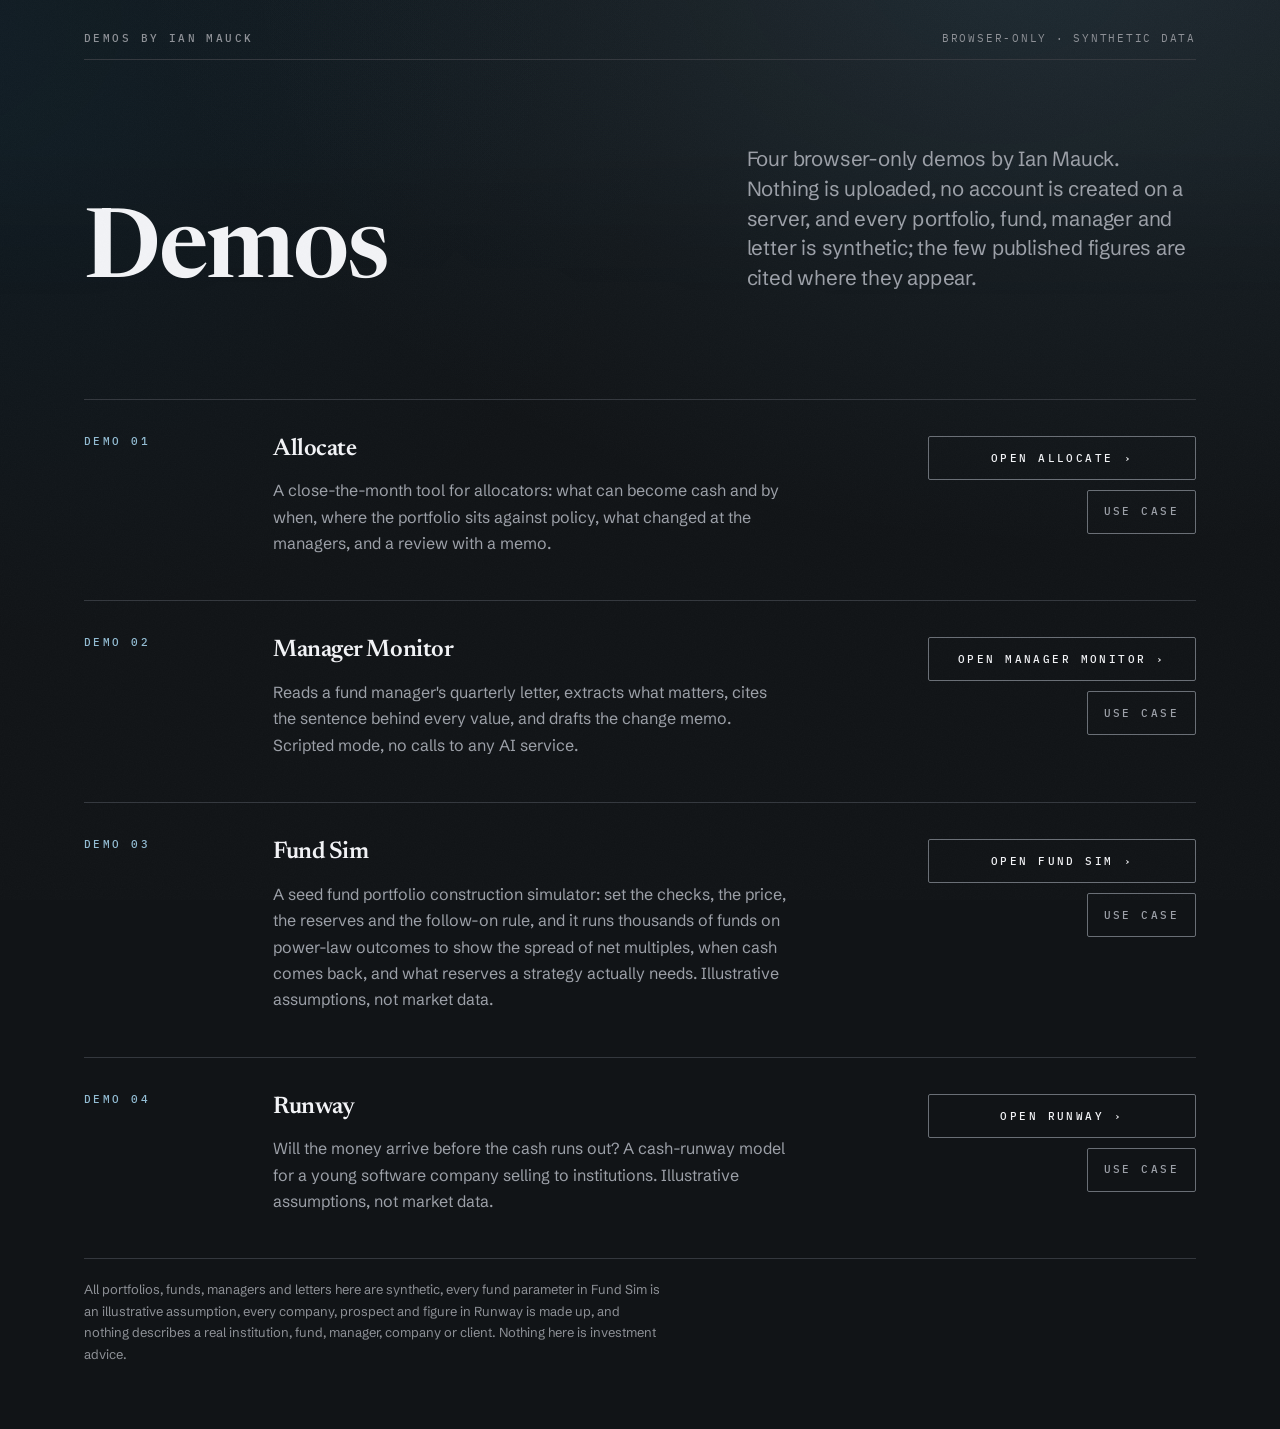
<file: index.html>
<!doctype html>
<html lang="en">
<head>
<meta charset="utf-8" />
<meta name="viewport" content="width=device-width, initial-scale=1" />
<meta name="description" content="Four browser-only demos by Ian Mauck: Allocate, a close-the-month tool for allocators; Manager Monitor, which reads manager letters and cites every value; Fund Sim, a seed fund portfolio construction simulator; and Runway, a cash-runway model for a young software company selling to institutions." />
<meta name="theme-color" content="#111417" />
<title>Demos by Ian Mauck</title>
<style>
/* The broadsheet pairing (TYPE-1), self-hosted beside this page (SIL OFL 1.1,
   the license text ships with the app build): Newsreader for the display,
   Schibsted Grotesk for reading text, IBM Plex Mono for labels. No request
   leaves the machine: the four woff2 files sit in ./fonts/, the same four
   the Allocate build bundles. Newsreader is the opsz-and-wght file, so the
   masthead and the row titles each get the optical size drawn for their own
   size. If a file is absent or blocked, the stacks below fall through to
   Georgia, the platform UI face and the platform mono; nothing here is
   measured against the webfont, so the page loses the editorial character
   and not the layout. */
@font-face{font-family:"Newsreader";font-style:normal;font-weight:200 800;font-display:swap;src:url("./fonts/newsreader-latin-opsz-normal.woff2") format("woff2")}
@font-face{font-family:"Schibsted Grotesk";font-style:normal;font-weight:400 900;font-display:swap;src:url("./fonts/schibsted-grotesk-latin-wght-normal.woff2") format("woff2")}
@font-face{font-family:"IBM Plex Mono";font-style:normal;font-weight:400;font-display:swap;src:url("./fonts/ibm-plex-mono-latin-400-normal.woff2") format("woff2")}
@font-face{font-family:"IBM Plex Mono";font-style:normal;font-weight:500;font-display:swap;src:url("./fonts/ibm-plex-mono-latin-500-normal.woff2") format("woff2")}

/* ============================================================
   The demos index: the same masthead, tokens and accent substitution;
   the four demos are case-file rows (mono stamp, headline, teaser,
   bordered mono CTA, and a quieter Use case toggle under it that opens
   the demo's six plain-language parts after both controls). The mono
   furniture is the stamps DEMO 01 to
   DEMO 04, the folio line (the page's own <title>) and the right-hand
   micro label.

   The three faces are self-hosted in ./fonts/ beside this file (the
   @font-face rules at the top of this stylesheet). There is no request to
   any external host from this page. The masthead and the row titles are
   the display serif; the dek, the teasers, the Use case answers and the
   footer read in the text face; the stamps, folio, CTAs and toggles are
   the mono.

   Defects fixed from the winner:
     - the CTAs now share a width and a right edge, so the column
       reads as one column instead of ragged buttons.
     - the CTA's own border was --rule (1.57:1). A control's edge has to
       be perceivable, so it is --rule-control (3.08:1); the dividing
       hairlines stay at --rule, because a divider is not a control.
   ============================================================ */

:root{
  --background: oklch(0.19 0.008 255);
  --surface: oklch(0.235 0.010 255);
  --foreground: oklch(0.965 0.004 260);
  --muted-foreground: oklch(0.705 0.012 265);
  --ink-dim: oklch(0.655 0.010 265);
  --rule: oklch(0.34 0.012 255);            /* decorative hairline */
  --rule-strong: oklch(0.46 0.012 255);
  /* A control's own edge (WCAG 1.4.11, 3:1): --rule is 1.57:1 and
     --rule-strong is 2.60:1 against the charcoal, so neither can draw a
     button. 3.66:1 flat, 3.07:1 at the ambient glow's brightest point.
     Spent only on a control edge, never on a divider. */
  --rule-control: oklch(0.54 0.012 255);

  --brand-200:#C2DAE8;
  --brand-300:#93BDD4;
  --brand-400:#5B9AB9;
  --brand-500:#2C789C;
  --brand-600:#0B5D8A;
  --brand-700:#073D5F;
  --accent: var(--brand-300);
  --accent-line: var(--brand-400);
  --ring: var(--brand-400);

  --grain-opacity:.045;
  --glow-a:.13; --glow-b:.10; --aurora-a:.05;

  --radius:2px;
  --gutter:20px;
  --content-max:1240px;

  --dur-fast:160ms; --dur-tick:200ms;
  --dur-rule:700ms; --dur-rise:620ms; --dur-mask:720ms;
  --ease-out:cubic-bezier(0.16,1,0.3,1);
  --ease-rule:cubic-bezier(0.22,1,0.36,1);
  --ease-standard:cubic-bezier(0.4,0,0.2,1);

  --fs-display-xl: clamp(2.75rem, 7.7vw, 6rem);
  --fs-dek: clamp(1.0625rem, 1.6vw, 1.375rem);
  --fs-headline: 1.5rem;
  --fs-body: 1rem;
  --fs-label:.6875rem;
  /* the site's micro-mono is .625rem (10px); raised to 11px, the floor
     Allocate's type rule puts under an uppercase label. */
  --fs-micro:.6875rem;

  --font-display:"Newsreader", Georgia, serif;
  --font-text:"Schibsted Grotesk", ui-sans-serif, system-ui, sans-serif;
  --font-mono:"IBM Plex Mono", ui-monospace, monospace;
}
@media (min-width:768px){ :root{ --gutter:40px } }
@media (min-width:1280px){ :root{ --gutter:64px } }

*,*::before,*::after{ box-sizing:border-box }
html{ overflow-x:hidden; -webkit-text-size-adjust:100% }
body{
  margin:0; min-height:100vh;
  background-color:var(--background);
  background-image:
    radial-gradient(60rem 40rem at 85% -10%, color-mix(in oklab, var(--brand-400) calc(var(--glow-a)*100%), transparent), transparent),
    radial-gradient(50rem 35rem at -10% 10%, color-mix(in oklab, var(--brand-600) calc(var(--glow-b)*100%), transparent), transparent);
  background-attachment:fixed;
  color:var(--foreground);
  font-family:var(--font-text);
  font-synthesis-weight:none;
  -webkit-font-smoothing:antialiased;
}
body::after{
  content:""; position:fixed; inset:0; z-index:60; pointer-events:none;
  opacity:var(--grain-opacity);
  background-image:url("data:image/svg+xml;utf8,<svg xmlns='http://www.w3.org/2000/svg' width='160' height='160'><filter id='n'><feTurbulence type='fractalNoise' baseFrequency='0.85' numOctaves='3' stitchTiles='stitch'/><feColorMatrix type='saturate' values='0'/></filter><rect width='160' height='160' filter='url(%23n)' opacity='0.55'/></svg>");
  background-size:160px 160px;
}

.wrap{ width:100%; max-width:var(--content-max); margin-inline:auto; padding-inline:var(--gutter) }
.grid{
  display:grid; grid-template-columns:repeat(4,minmax(0,1fr)); gap:16px;
  width:100%; max-width:var(--content-max); margin-inline:auto; padding-inline:var(--gutter);
}
@media (min-width:768px){ .grid{ grid-template-columns:repeat(12,minmax(0,1fr)); gap:24px } }

/* The display is the broadsheet's: Newsreader at 600, tracked -0.02em and
   set at 0.92, the values the twenty-judge vote was rendered at (a serif at
   600 wants far less negative tracking than the grotesk at 700 it
   replaced). The row titles are the same cut at their own size. */
.display-xl{
  font-family:var(--font-display); font-size:var(--fs-display-xl); font-weight:600;
  line-height:.92; letter-spacing:-.02em; font-optical-sizing:auto; margin:0;
}
.headline{ font-family:var(--font-display); font-size:var(--fs-headline); font-weight:600; line-height:1.15; letter-spacing:-.02em; font-optical-sizing:auto; margin:0 }
.dek{ font-family:var(--font-text); font-size:var(--fs-dek); font-weight:400; line-height:1.45; letter-spacing:-.01em; color:var(--muted-foreground); margin:0 }
.body-copy{ font-family:var(--font-text); font-size:var(--fs-body); line-height:1.65; margin:0; color:var(--muted-foreground) }
.label-mono{ font-family:var(--font-mono); font-size:var(--fs-label); font-weight:500; line-height:1; letter-spacing:.22em; text-transform:uppercase; color:var(--ink-dim); margin:0 }
.micro-mono{ font-family:var(--font-mono); font-size:var(--fs-micro); font-weight:400; line-height:1.2; letter-spacing:.16em; text-transform:uppercase; color:var(--ink-dim); margin:0 }
.accent{ color:var(--accent) }

@media (prefers-reduced-motion: no-preference){
  .reveal{ animation:rise var(--dur-rise) var(--ease-out) both; animation-delay:var(--d,0ms) }
  .mask-inner{ animation:mask-rise var(--dur-mask) var(--ease-out) both; animation-delay:var(--d,0ms) }
  .rule-draw{ animation:draw var(--dur-rule) var(--ease-rule) both; animation-delay:var(--d,0ms) }
}
@keyframes rise{ from{opacity:0; transform:translateY(var(--rise-y,18px))} to{opacity:1; transform:none} }
@keyframes mask-rise{ from{transform:translateY(110%)} to{transform:none} }
@keyframes draw{ from{transform:scaleX(0)} to{transform:scaleX(1)} }
.rule-draw{ display:block; height:1px; width:100%; background:var(--rule); transform-origin:left center }
.mask-line{ display:block; overflow:hidden; padding-block:.1em; margin-block:-.1em }
.mask-inner{ display:block }

.skip-link{
  position:fixed; top:8px; left:8px; z-index:70; transform:translateY(-220%);
  min-height:44px; display:inline-flex; align-items:center; padding:10px 16px;
  background:var(--surface); color:var(--foreground); border:1px solid var(--rule-control);
  border-radius:var(--radius); text-decoration:none;
  font-family:var(--font-mono); font-size:var(--fs-label); letter-spacing:.22em; text-transform:uppercase;
}
.skip-link:focus{ transform:translateY(0) }

/* ---------- masthead ---------- */
.masthead{ position:relative; isolation:isolate; padding-top:22px; padding-bottom:12px }
@media (min-width:768px){ .masthead{ padding-top:32px } }
.aurora{
  position:absolute; inset:0; z-index:0; pointer-events:none; contain:layout paint;
  /* the aurora is cut off at the section's edge; fade it out before the cut */
  -webkit-mask-image:linear-gradient(to bottom,#000 45%,transparent 100%);
          mask-image:linear-gradient(to bottom,#000 45%,transparent 100%);
  background-image:
    radial-gradient(48rem 34rem at 78% -12%, color-mix(in oklab, var(--brand-300) calc(var(--aurora-a)*100%), transparent), transparent),
    radial-gradient(42rem 30rem at -8% 6%, color-mix(in oklab, var(--brand-500) calc(var(--aurora-a)*100%), transparent), transparent);
}
.masthead > *:not(.aurora){ position:relative; z-index:1 }
.folio{ display:flex; align-items:baseline; justify-content:space-between; gap:16px; padding-bottom:14px }
.folio .micro-mono{ display:none }
@media (min-width:560px){ .folio .micro-mono{ display:block } }

.masthead-grid{ margin-top:52px; align-items:end }
@media (min-width:768px){ .masthead-grid{ margin-top:84px } }
.col-title{ grid-column:span 4 }
@media (min-width:768px){ .col-title{ grid-column:1 / 8 } }
.col-dek{ grid-column:span 4; margin-top:26px }
@media (min-width:768px){ .col-dek{ grid-column:8 / 13; margin-top:0; padding-bottom:6px } }

/* ---------- case-file rows ---------- */
.rows{ margin-top:56px }
@media (min-width:768px){ .rows{ margin-top:88px } }
/* The leading hairline sits INSIDE the wrap, as the site's does, so it runs
   the content column and not the window. The hover tint is full-bleed. */
/* A row is a div, not a link: it holds two controls (the CTA, which is the
   link, and the Use case toggle), and a button cannot sit inside an anchor.
   The whole row still opens its demo, as it did when it was the anchor: the
   CTA's ::after is stretched over the row (the row is its containing block),
   so a press on the stamp, headline or teaser is a press on the link, and
   the toggle and the open panel are lifted above it (below), so neither of
   them navigates. The tint says so: it lights when the link is hovered or
   focused, which is everywhere on the row except the toggle and the panel,
   so it never invites a click that does nothing. The link keeps its own
   name and its own ring; the stretch adds no tab stop. */
.row-link{
  position:relative; display:block; color:inherit;
  transition:background var(--dur-tick) var(--ease-standard);
}
.row-link:has(.cta:hover), .row-link:has(.cta:focus-visible){ background:color-mix(in oklab, var(--brand-400) 6%, transparent) }
.row-grid{ padding-block:32px 36px; align-items:start }
@media (min-width:768px){ .row-grid{ padding-block:36px 44px; min-height:196px } }
.row-stamp{
  grid-column:span 4; display:flex; flex-direction:row; align-items:baseline; justify-content:space-between; gap:12px;
}
@media (min-width:768px){ .row-stamp{ grid-column:1 / 3; flex-direction:column; align-items:flex-start; gap:12px } }
.row-story{ grid-column:span 4; margin-top:22px }
@media (min-width:768px){ .row-story{ grid-column:3 / 9; margin-top:0 } }
.row-story .body-copy{ margin-top:14px; max-width:52ch }
/* The CTA, then the Use case toggle under it, at the column's own edge:
   the start below 768, where the CTA is the full width as before, and the
   right from 768, where the CTAs share a 268px width and a right edge. They
   stack at every width because side by side they do not fit: at 390 the
   CTA took what the toggle left and "Open Manager Monitor" broke onto two
   lines (measured), and from 768 four columns hold 268px, not 268px plus
   the toggle. */
.row-cta{ grid-column:span 4; margin-top:26px; display:flex; flex-direction:column; align-items:flex-start; gap:10px }
@media (min-width:768px){ .row-cta{ grid-column:9 / 13; margin-top:0; align-items:flex-end } }
.cta{
  display:inline-flex; align-items:center; justify-content:center; gap:10px;
  width:100%; min-height:48px; padding-inline:20px; text-decoration:none;
  border:1px solid var(--rule-control); border-radius:var(--radius);
  font-family:var(--font-mono); font-size:var(--fs-label); font-weight:500;
  letter-spacing:.22em; text-transform:uppercase; color:var(--foreground);
  transition:border-color var(--dur-tick) var(--ease-standard), color var(--dur-tick) var(--ease-standard);
}
/* One width for every row, so the rows' buttons share a left and a right
   edge. 268px holds "OPEN MANAGER MONITOR ›" at 11px / 0.22em with room. */
@media (min-width:768px){ .cta{ width:268px; min-height:44px } }
.cta:hover{ border-color:var(--accent-line); color:var(--accent) }
.cta .chev{ transition:transform var(--dur-tick) var(--ease-out) }
.cta:hover .chev{ transform:translateX(3px) }
.cta::after{ content:""; position:absolute; inset:0 }

/* The Use case toggle: the CTA's mono label, height and 1px control edge
   (--rule-control, 3:1), no fill, but the muted ink and its own width, so
   it reads as the second, quieter control. Open, it takes the accent line
   and ink, the same pair the CTA takes on hover. */
.usecase-toggle{
  display:inline-flex; align-items:center; justify-content:center;
  min-height:48px; padding-inline:16px; margin:0;
  background:transparent; border:1px solid var(--rule-control); border-radius:var(--radius);
  font-family:var(--font-mono); font-size:var(--fs-label); font-weight:500; line-height:1;
  letter-spacing:.22em; text-transform:uppercase; white-space:nowrap; color:var(--muted-foreground);
  cursor:pointer; position:relative; z-index:1;
  transition:border-color var(--dur-tick) var(--ease-standard), color var(--dur-tick) var(--ease-standard);
}
@media (min-width:768px){ .usecase-toggle{ min-height:44px } }
.usecase-toggle:hover, .usecase-toggle[aria-expanded="true"]{ border-color:var(--accent-line); color:var(--accent) }

/* The panel: the six parts, label in mono, answer in the teaser's own body
   copy at the same 52ch measure. It comes after the CTA and the toggle in
   the DOM, so it opens under the control that opened it and a screen reader
   meets it after that control, never behind it: below 768 it is the next
   block in the one column (the toggle stays where it was pressed), and from
   768 it takes the story's columns on the next grid row. 22px below what
   ends the row above it at both widths (the grid gap, 16 or 24, plus this
   margin), the teaser's own 22px from before. Lifted above the row's stretched link, so its text can be read
   and selected without opening the demo. It carries no display of its own,
   so the hidden attribute is what closes it. */
.usecase{
  grid-column:span 4; margin-top:6px; padding-top:18px; border-top:1px solid var(--rule);
  position:relative; z-index:1;
}
@media (min-width:768px){ .usecase{ grid-column:3 / 9; margin-top:-2px } }
.usecase dl{ margin:0; display:grid; gap:18px }
.usecase dt{ line-height:1.4 }
.usecase dd{ margin:8px 0 0; max-width:52ch }
@media (prefers-reduced-motion: no-preference){
  .usecase:not([hidden]){ animation:rise var(--dur-tick) var(--ease-out) both; --rise-y:6px }
}

/* ---------- footer ---------- */
/* the footer's own rule closes the last row, so the rows are bracketed */
.foot{ margin-top:0; padding-bottom:64px }
.foot p{ margin:20px 0 0; max-width:72ch; font-size:.8125rem; line-height:1.65; color:var(--ink-dim) }

/* One ring for every control on the page. A row is no longer an anchor, so
   its two controls (the CTA and the Use case toggle) take this ring
   themselves: a box around the thing you are about to press. */
:focus-visible{ outline:2px solid var(--ring); outline-offset:2px }
::selection{ background:color-mix(in oklab, var(--brand-400) 40%, transparent) }
@media (prefers-reduced-motion: reduce){
  *,*::before,*::after{
    animation-duration:.001ms !important; animation-iteration-count:1 !important;
    animation-delay:0s !important; transition-duration:.001ms !important;
  }
}
</style>
</head>
<body>
<a class="skip-link" href="#demos">Skip to the demos</a>

<header class="masthead">
  <div class="aurora" aria-hidden="true"></div>

  <div class="wrap folio">
    <p class="label-mono">Demos by Ian Mauck</p>
    <p class="micro-mono">Browser-only · synthetic data</p>
  </div>
  <div class="wrap"><span class="rule-draw"></span></div>

  <div class="grid masthead-grid">
    <div class="col-title">
      <h1 class="display-xl">
        <span class="mask-line"><span class="mask-inner" style="--d:80ms">Demos</span></span>
      </h1>
    </div>
    <p class="dek col-dek reveal" style="--d:160ms">Four browser-only demos by Ian Mauck. Nothing is uploaded, no account is created on a server, and every portfolio, fund, manager and letter is synthetic; the few published figures are cited where they appear.</p>
  </div>
</header>

<main class="rows" id="demos">
  <div class="row-link reveal" style="--d:240ms">
    <div class="wrap"><span class="rule-draw" style="--d:240ms"></span></div>
    <div class="grid row-grid">
      <div class="row-stamp">
        <span class="label-mono accent">Demo 01</span>
      </div>
      <div class="row-story">
        <h2 class="headline">Allocate</h2>
        <p class="body-copy">A close-the-month tool for allocators: what can become cash and by when, where the portfolio sits against policy, what changed at the managers, and a review with a memo.</p>
      </div>
      <div class="row-cta">
        <a class="cta" href="./allocate/">Open Allocate <span class="chev" aria-hidden="true">&rsaquo;</span></a>
        <button type="button" class="usecase-toggle" aria-expanded="false" aria-controls="usecase-allocate">Use case</button>
      </div>
      <div id="usecase-allocate" class="usecase" hidden>
        <dl>
          <div>
            <dt class="label-mono">In one sentence</dt>
            <dd class="body-copy">A monthly tool for people running a pool of money, like a university's, across many funds: what can become cash, whether the split matches its plan, and whether fund managers stay within their stated limits.</dd>
          </div>
          <div>
            <dt class="label-mono">Who it is for</dt>
            <dd class="body-copy">The team investing for a university, a charity or a wealthy family across many outside funds.</dd>
          </div>
          <div>
            <dt class="label-mono">The situation</dt>
            <dd class="body-copy">Every month they ask: how fast could we raise cash, when some funds pay out slowly? Is the money still split the way the board decided, as some investments outgrow others? Are the fund managers doing what they said?</dd>
          </div>
          <div>
            <dt class="label-mono">What you do here</dt>
            <dd class="body-copy">Press Try the demo, open Portfolio 1 (made-up data), and follow five steps: Data, Liquidity (cash), Policy (the planned split), Managers and Review.</dd>
          </div>
          <div>
            <dt class="label-mono">What to look for</dt>
            <dd class="body-copy">The Liquidity step. It sorts the money by how fast it could become cash, from a day to years, and shows when funds you promised money to will next ask for it.</dd>
          </div>
          <div>
            <dt class="label-mono">What it assumes</dt>
            <dd class="body-copy">The example holdings, including every fund, value, cash movement and document, are made up. The market averages it compares against are rough stand-ins, not official figures, which cost money to license. Private funds report only every three months, and the tool never guesses a newer value, so their values are often about three months old. Nothing leaves your browser.</dd>
          </div>
        </dl>
      </div>
    </div>
  </div>

  <div class="row-link reveal" style="--d:320ms">
    <div class="wrap"><span class="rule-draw" style="--d:320ms"></span></div>
    <div class="grid row-grid">
      <div class="row-stamp">
        <span class="label-mono accent">Demo 02</span>
      </div>
      <div class="row-story">
        <h2 class="headline">Manager Monitor</h2>
        <p class="body-copy">Reads a fund manager's quarterly letter, extracts what matters, cites the sentence behind every value, and drafts the change memo. Scripted mode, no calls to any AI service.</p>
      </div>
      <div class="row-cta">
        <a class="cta" href="./manager-monitor/">Open Manager Monitor <span class="chev" aria-hidden="true">&rsaquo;</span></a>
        <button type="button" class="usecase-toggle" aria-expanded="false" aria-controls="usecase-manager-monitor">Use case</button>
      </div>
      <div id="usecase-manager-monitor" class="usecase" hidden>
        <dl>
          <div>
            <dt class="label-mono">In one sentence</dt>
            <dd class="body-copy">A tool that reads the letter a fund manager sends every three months, pulls out key facts, shows the sentence behind each one, and drafts a short note on what changed since the last letter.</dd>
          </div>
          <div>
            <dt class="label-mono">Who it is for</dt>
            <dd class="body-copy">Someone at an investment office who reads each firm's letter every three months and writes up what changed.</dd>
          </div>
          <div>
            <dt class="label-mono">The situation</dt>
            <dd class="body-copy">Each letter covers the same facts: how much money the firm manages, its team, fees, results and anything unusual. Pulling them out, spotting what changed and writing a memo is slow, and easy to get wrong.</dd>
          </div>
          <div>
            <dt class="label-mono">What you do here</dt>
            <dd class="body-copy">Pick a firm and a quarter. The tool lists the facts, ranks what changed by importance and drafts the memo. Here the letters are made up and the results saved, not read live by AI.</dd>
          </div>
          <div>
            <dt class="label-mono">What to look for</dt>
            <dd class="body-copy">The citation. Click any number and the letter scrolls to its source sentence; a number without one is not worth trusting.</dd>
          </div>
          <div>
            <dt class="label-mono">What it assumes</dt>
            <dd class="body-copy">The 17 managers and their letters are made up for the demo. The public demo shows answers saved in advance instead of asking an AI live, so no sign-up is needed and it gives the same answer every time. A live mode exists but is turned off here.</dd>
          </div>
        </dl>
      </div>
    </div>
  </div>

  <div class="row-link reveal" style="--d:400ms">
    <div class="wrap"><span class="rule-draw" style="--d:400ms"></span></div>
    <div class="grid row-grid">
      <div class="row-stamp">
        <span class="label-mono accent">Demo 03</span>
      </div>
      <div class="row-story">
        <h2 class="headline">Fund Sim</h2>
        <p class="body-copy">A seed fund portfolio construction simulator: set the checks, the price, the reserves and the follow-on rule, and it runs thousands of funds on power-law outcomes to show the spread of net multiples, when cash comes back, and what reserves a strategy actually needs. Illustrative assumptions, not market data.</p>
      </div>
      <div class="row-cta">
        <a class="cta" href="./fund-sim/">Open Fund Sim <span class="chev" aria-hidden="true">&rsaquo;</span></a>
        <button type="button" class="usecase-toggle" aria-expanded="false" aria-controls="usecase-fund-sim">Use case</button>
      </div>
      <div id="usecase-fund-sim" class="usecase" hidden>
        <dl>
          <div>
            <dt class="label-mono">In one sentence</dt>
            <dd class="body-copy">A simulator that runs thousands of imaginary startup-investing funds to show how choices, like how many startups to fund and how much to save for extra bets on the ones doing well, change the results.</dd>
          </div>
          <div>
            <dt class="label-mono">Who it is for</dt>
            <dd class="body-copy">Anyone curious how a venture capital fund (a fund that invests in startups) decides how many to back.</dd>
          </div>
          <div>
            <dt class="label-mono">The situation</dt>
            <dd class="body-copy">A venture fund puts money into many startups knowing most will fail and one or two might pay for everything. Before picking any, it decides how much to put into each and how much to keep for investing more in the ones that do well.</dd>
          </div>
          <div>
            <dt class="label-mono">What you do here</dt>
            <dd class="body-copy">Change those choices and the simulator runs 10,000 made-up funds with the same rules. Every starting number is an example, not market data.</dd>
          </div>
          <div>
            <dt class="label-mono">What to look for</dt>
            <dd class="body-copy">How widely results swing: how often the fund avoids a loss, and how often one startup alone pays back the whole fund.</dd>
          </div>
          <div>
            <dt class="label-mono">What it assumes</dt>
            <dd class="body-copy">Every starting number is a labeled example you can change, not market data. Results follow a power law: most startups fail and a few big wins earn most of the money. The random draws come from a fixed seed, a set number that makes any run repeatable. An in-app panel compares results with published figures and lists the model's shortcuts.</dd>
          </div>
        </dl>
      </div>
    </div>
  </div>

  <div class="row-link reveal" style="--d:480ms">
    <div class="wrap"><span class="rule-draw" style="--d:480ms"></span></div>
    <div class="grid row-grid">
      <div class="row-stamp">
        <span class="label-mono accent">Demo 04</span>
      </div>
      <div class="row-story">
        <h2 class="headline">Runway</h2>
        <p class="body-copy">Will the money arrive before the cash runs out? A cash-runway model for a young software company selling to institutions. Illustrative assumptions, not market data.</p>
      </div>
      <div class="row-cta">
        <a class="cta" href="./runway/">Open Runway <span class="chev" aria-hidden="true">&rsaquo;</span></a>
        <button type="button" class="usecase-toggle" aria-expanded="false" aria-controls="usecase-runway">Use case</button>
      </div>
      <div id="usecase-runway" class="usecase" hidden>
        <dl>
          <div>
            <dt class="label-mono">In one sentence</dt>
            <dd class="body-copy">A tool that shows how long a young software company can keep going while it waits for universities, charities and investment firms to start paying for what it sells.</dd>
          </div>
          <div>
            <dt class="label-mono">Who it is for</dt>
            <dd class="body-copy">A founder, an early employee or an investor in small companies that sell software to organizations investing large sums, like a university's investment office.</dd>
          </div>
          <div>
            <dt class="label-mono">The situation</dt>
            <dd class="body-copy">In this model, a committee has to approve each purchase, and the money comes out of a yearly budget that is set months before the year begins. A customer who says yes in the spring may not pay until the next budget year starts, while the company pays salaries every month.</dd>
          </div>
          <div>
            <dt class="label-mono">What you do here</dt>
            <dd class="body-copy">Set the company's starting cash and monthly spending, how many customers it wins each month and what each pays. Then set the buyer's calendar: when the budget year starts, how often the committee meets and how far ahead the budget is fixed. Watch three cash lines: the founder's plan, the buyer's calendar, and the company with no customers at all. You can also save versions side by side, or look at five made-up companies at once.</dd>
          </div>
          <div>
            <dt class="label-mono">What to look for</dt>
            <dd class="body-copy">How much later the first customer's money arrives on the buyer's calendar, whether cash drops below zero before then, and how much more cash the calendar needs than the founder's plan.</dd>
          </div>
          <div>
            <dt class="label-mono">What it assumes</dt>
            <dd class="body-copy">Both lines win the same customers at the same price. Only the timing differs. Each customer pays a year at a time, a month after each bill, and by default nine in ten renew each year. Spending stays flat. The calendar delays deals but never loses them, and no buyer pays mid-year from a spare budget. All the numbers are made up for illustration.</dd>
          </div>
        </dl>
      </div>
    </div>
  </div>
</main>

<footer class="wrap foot">
  <span class="rule-draw" style="--d:560ms"></span>
  <p>All portfolios, funds, managers and letters here are synthetic, every fund parameter in Fund Sim is an illustrative assumption, every company, prospect and figure in Runway is made up, and nothing describes a real institution, fund, manager, company or client. Nothing here is investment advice.</p>
</footer>
<script>
/* The Use case toggles: a disclosure each. Closed on every load, nothing is
   remembered, and no request leaves the page. */
document.querySelectorAll('.usecase-toggle').forEach(function (button) {
  var panel = document.getElementById(button.getAttribute('aria-controls'));
  if (!panel) return;
  button.addEventListener('click', function () {
    var open = button.getAttribute('aria-expanded') === 'true';
    button.setAttribute('aria-expanded', open ? 'false' : 'true');
    panel.hidden = open;
  });
});
</script>
</body>
</html>
</file>
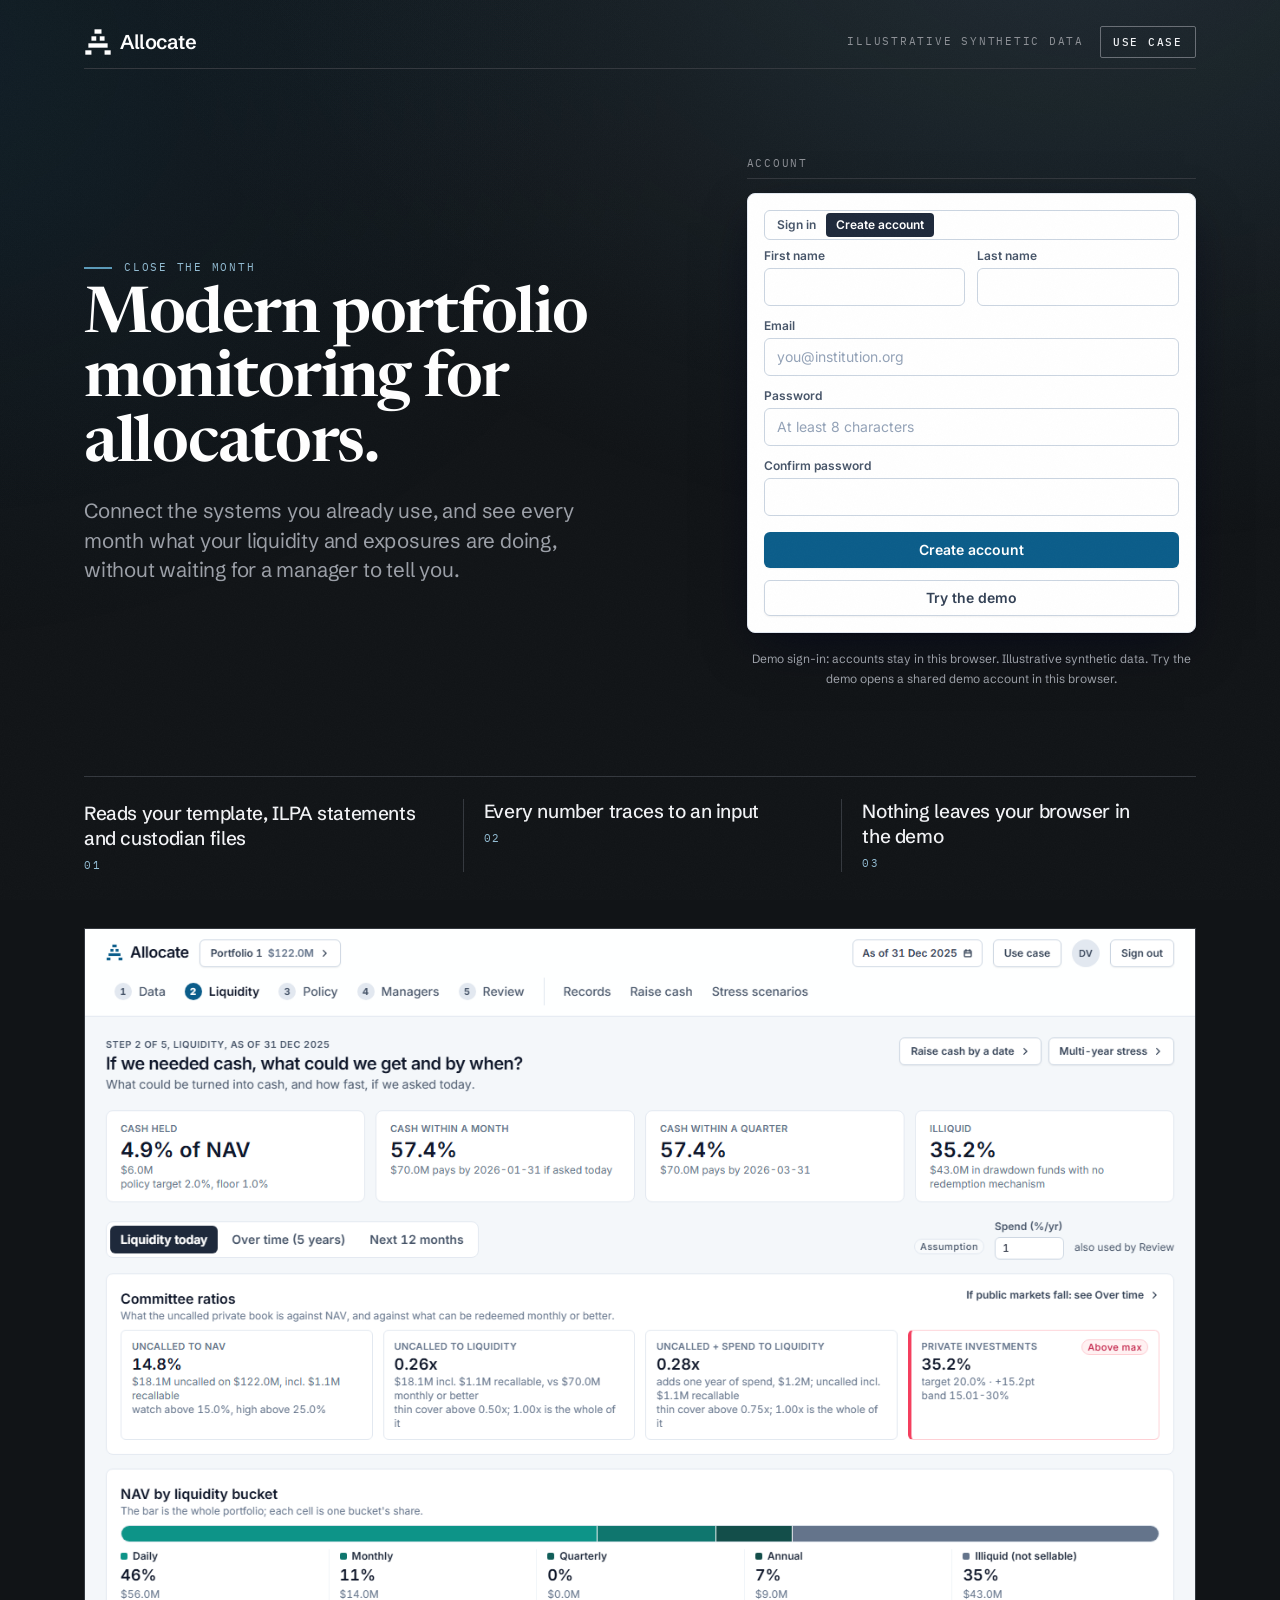
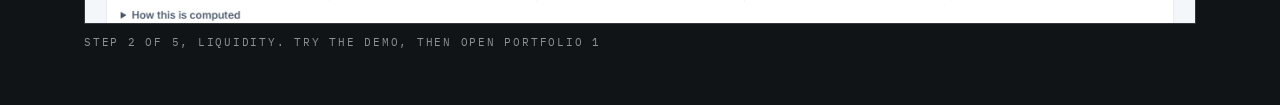
<file: allocate/index.html>
<!doctype html>
<html lang="en">
  <head>
    <meta charset="UTF-8" />
    <link rel="icon" type="image/svg+xml" href="./favicon.svg" />
    <meta name="viewport" content="width=device-width, initial-scale=1.0" />
    <!-- The source carries the full edition's sentence. The
         allocate-edition-title plugin in vite.config.ts rewrites it at build
         time for the liquidity edition, which has no Policy or Managers step
         to name, and og:description is read back off whichever one survives —
         so in a built page this is the sentence that edition was given. -->
    <meta
      name="description"
      content="Allocate is a close-the-month tool for allocators: liquidity, policy drift, manager changes and a review, every number traced to its input. Demo on synthetic data."
    />
    <!-- brand-600, the harbour blue in tailwind.config.js. A hex here rather
         than a token because this file is not built by Tailwind. -->
    <meta name="theme-color" content="#0B5D8A" />
    <!-- The source carries the full edition's title; the same plugin
         rewrites it. -->
    <title>Allocate</title>
    <script type="module" crossorigin src="./assets/index-D4E3Mojo.js"></script>
    <link rel="stylesheet" crossorigin href="./assets/index-Bb1E5Zh6.css">
    <meta property="og:title" content="Allocate" />
    <meta property="og:description" content="Allocate is a close-the-month tool for allocators: liquidity, policy drift, manager changes and a review, every number traced to its input. Demo on synthetic data." />
    <meta property="og:type" content="website" />
    <meta property="og:url" content="https://mauckson.github.io/demos/allocate/" />
    <meta property="og:image" content="https://mauckson.github.io/demos/allocate/og.png" />
    <meta name="twitter:card" content="summary_large_image" />
  </head>
  <body>
    <div id="root"></div>
  </body>
</html>
</file>
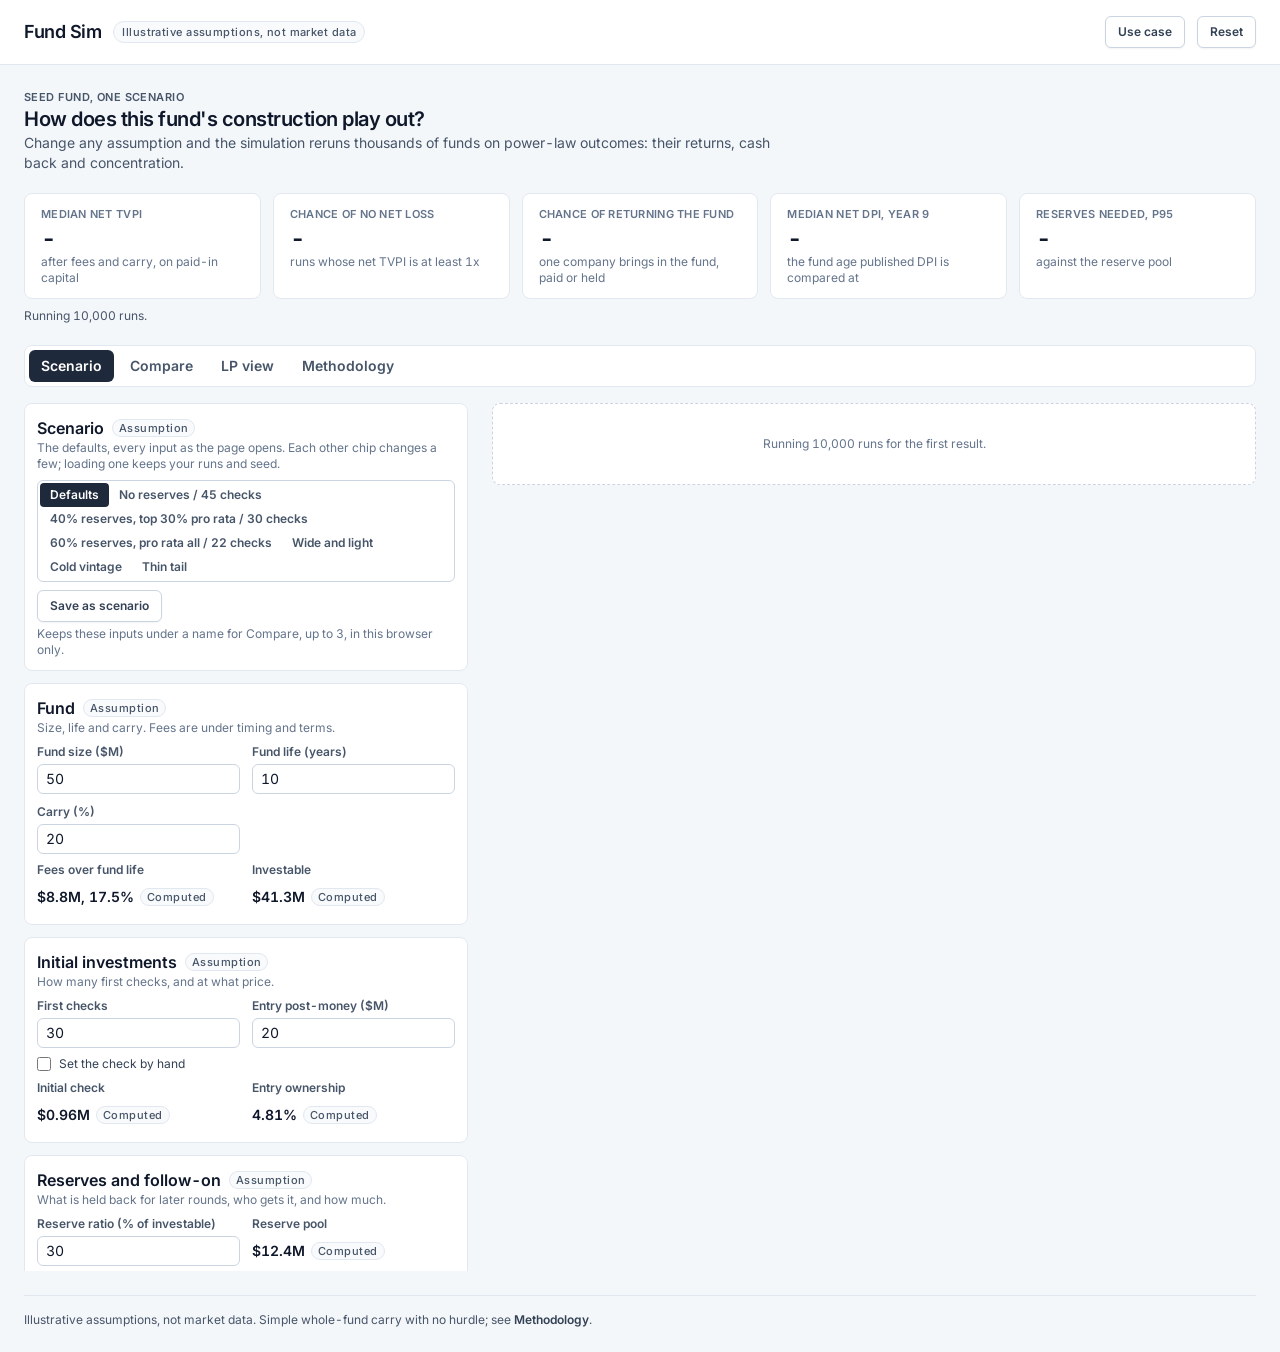
<file: fund-sim/index.html>
<!doctype html>
<html lang="en">
  <head>
    <meta charset="UTF-8" />
    <link rel="icon" type="image/svg+xml" href="./favicon.svg" />
    <meta name="viewport" content="width=device-width, initial-scale=1.0" />
    <meta
      name="description"
      content="A seed fund portfolio construction simulator on a power-law outcome distribution. Illustrative assumptions, not market data."
    />
    <!-- brand-600, the harbour blue in tailwind.config.js. A hex here rather
         than a token because this file is not built by Tailwind. -->
    <meta name="theme-color" content="#0B5D8A" />
    <title>Fund Sim</title>
    <script type="module" crossorigin src="./assets/index-Dn66Tmjg.js"></script>
    <link rel="stylesheet" crossorigin href="./assets/index-CYZN5LTU.css">
    <meta property="og:title" content="Fund Sim" />
    <meta property="og:description" content="A seed fund portfolio construction simulator on a power-law outcome distribution. Illustrative assumptions, not market data." />
    <meta property="og:type" content="website" />
    <meta property="og:url" content="https://mauckson.github.io/demos/fund-sim/" />
    <meta property="og:image" content="https://mauckson.github.io/demos/fund-sim/og.png" />
    <meta name="twitter:card" content="summary_large_image" />
  </head>
  <body>
    <div id="root"></div>
  </body>
</html>
</file>
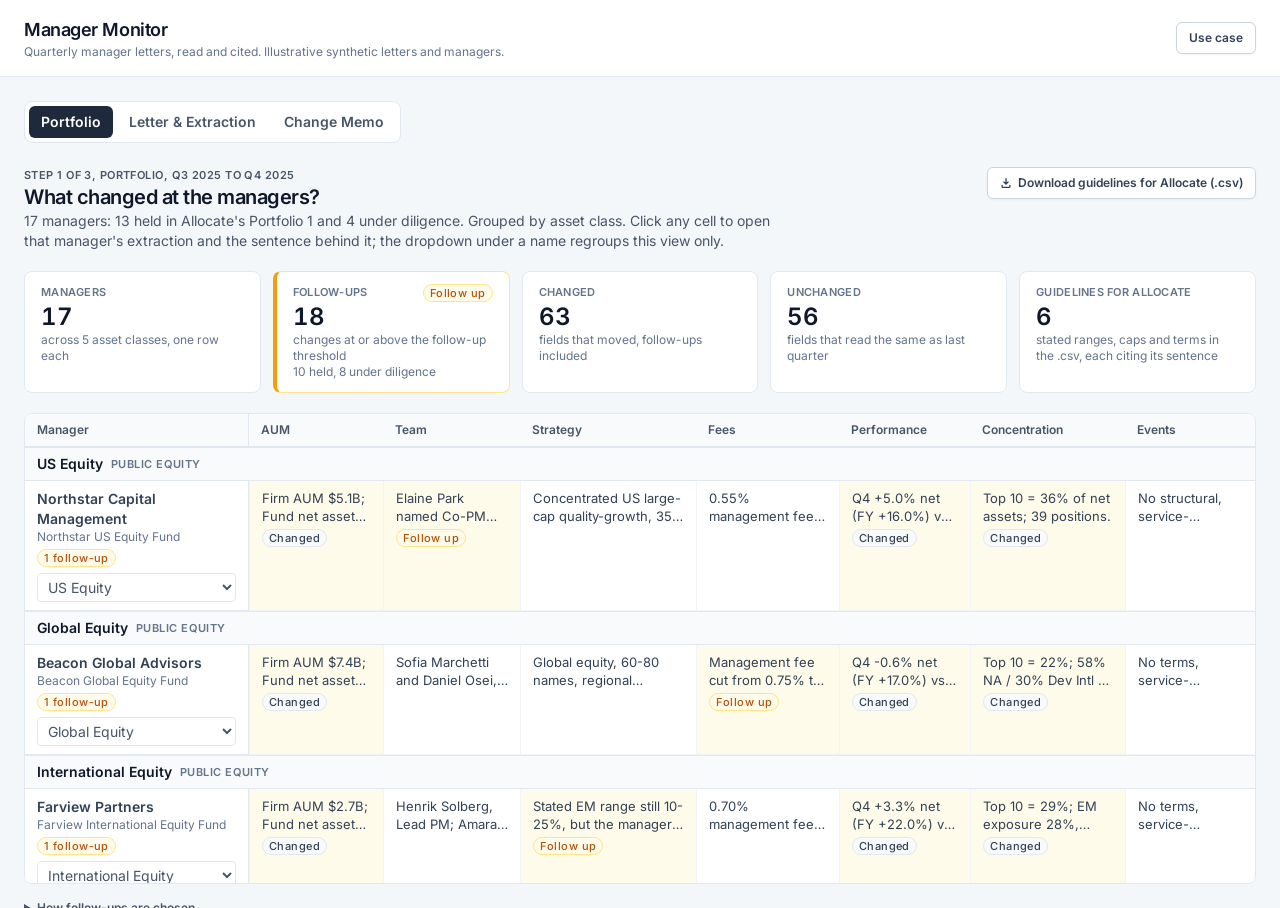
<file: manager-monitor/index.html>
<!doctype html>
<html lang="en">
  <head>
    <meta charset="UTF-8" />
    <link rel="icon" type="image/svg+xml" href="./favicon.svg" />
    <meta name="viewport" content="width=device-width, initial-scale=1.0" />
    <meta
      name="description"
      content="Manager Monitor reads a fund manager's quarterly letter, extracts what matters, cites the sentence behind every value and drafts the change memo. Demo on synthetic letters."
    />
    <!-- brand-600, the harbour blue in tailwind.config.js — the accent this
         app shares with Allocate. A hex here rather than a token because this
         file is not built by Tailwind. -->
    <meta name="theme-color" content="#0B5D8A" />
    <title>Manager Monitor</title>
    <script type="module" crossorigin src="./assets/index-DmRoCh4R.js"></script>
    <link rel="stylesheet" crossorigin href="./assets/index-BoqEaWTU.css">
    <meta property="og:title" content="Manager Monitor" />
    <meta property="og:description" content="Manager Monitor reads a fund manager's quarterly letter, extracts what matters, cites the sentence behind every value and drafts the change memo. Demo on synthetic letters." />
    <meta property="og:type" content="website" />
    <meta property="og:url" content="https://mauckson.github.io/demos/manager-monitor/" />
    <meta property="og:image" content="https://mauckson.github.io/demos/manager-monitor/og.png" />
    <meta name="twitter:card" content="summary_large_image" />
  </head>
  <body>
    <div id="root"></div>
  </body>
</html>
</file>
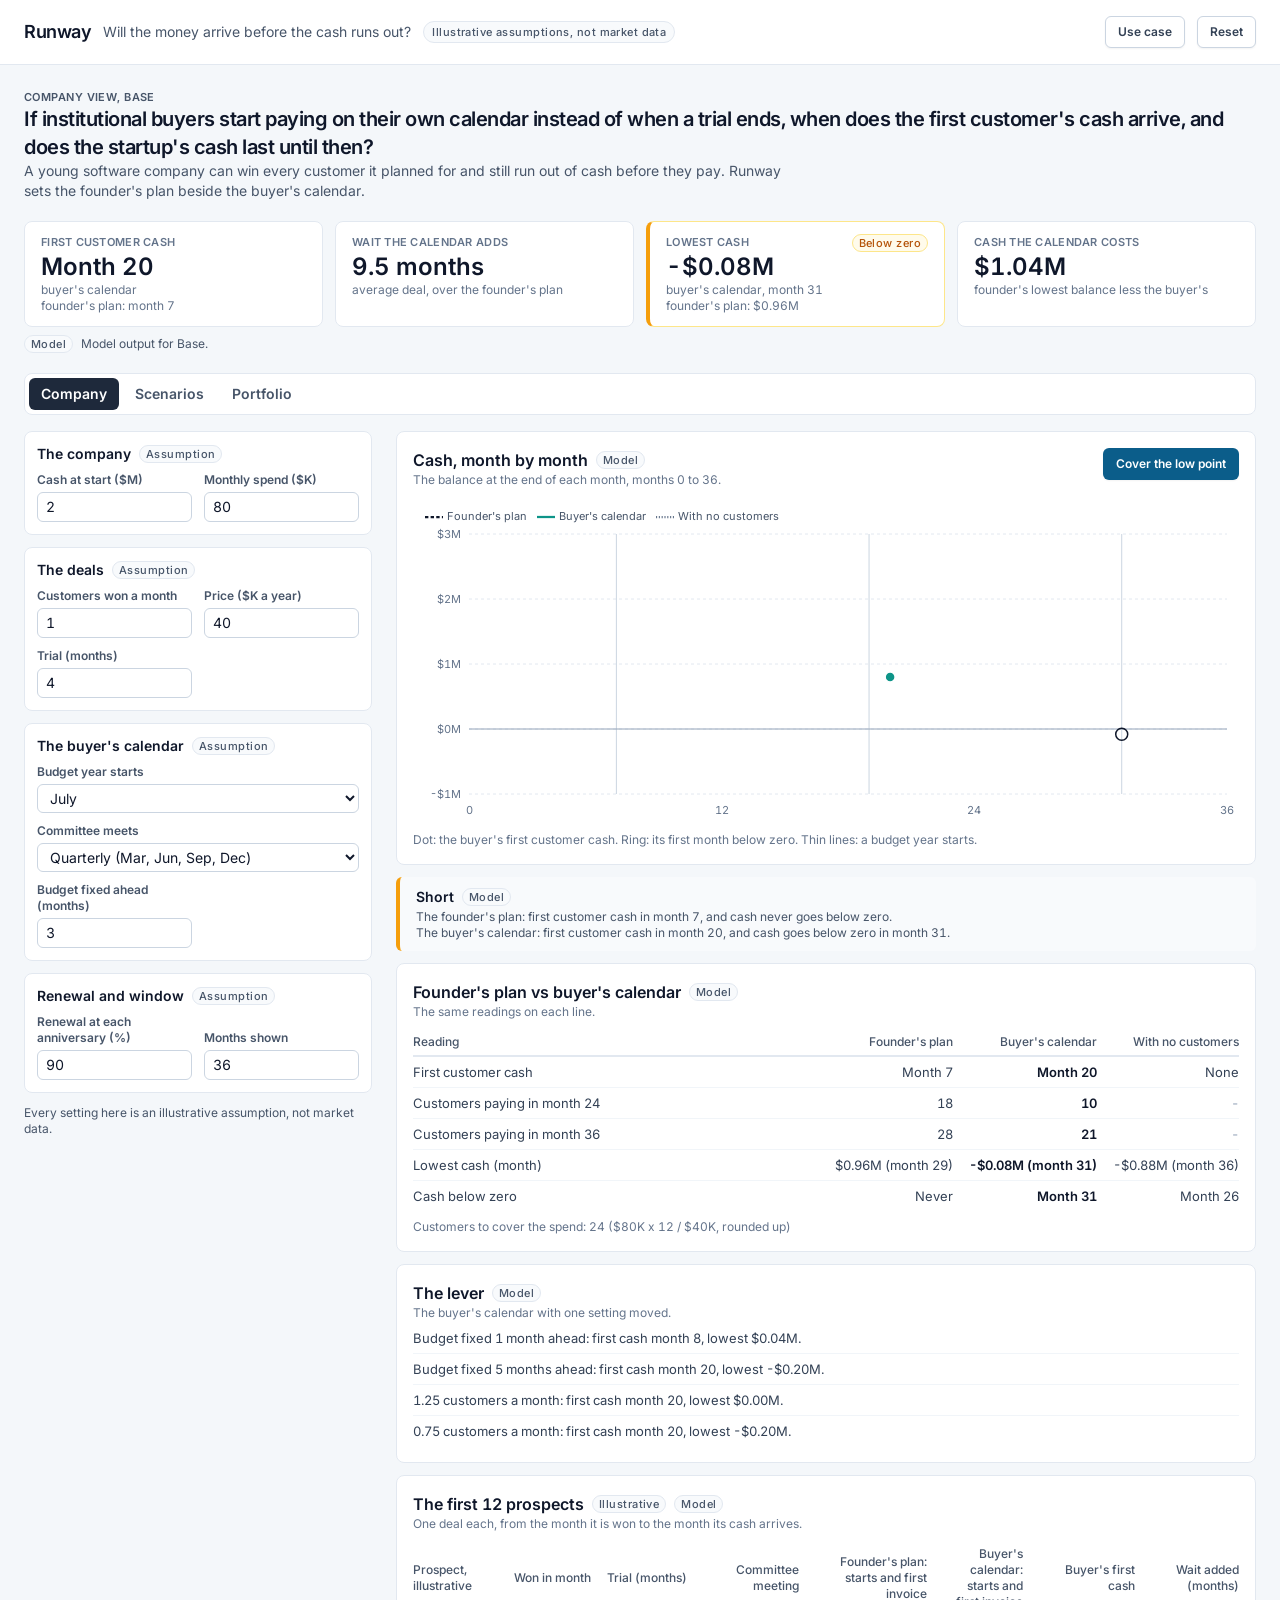
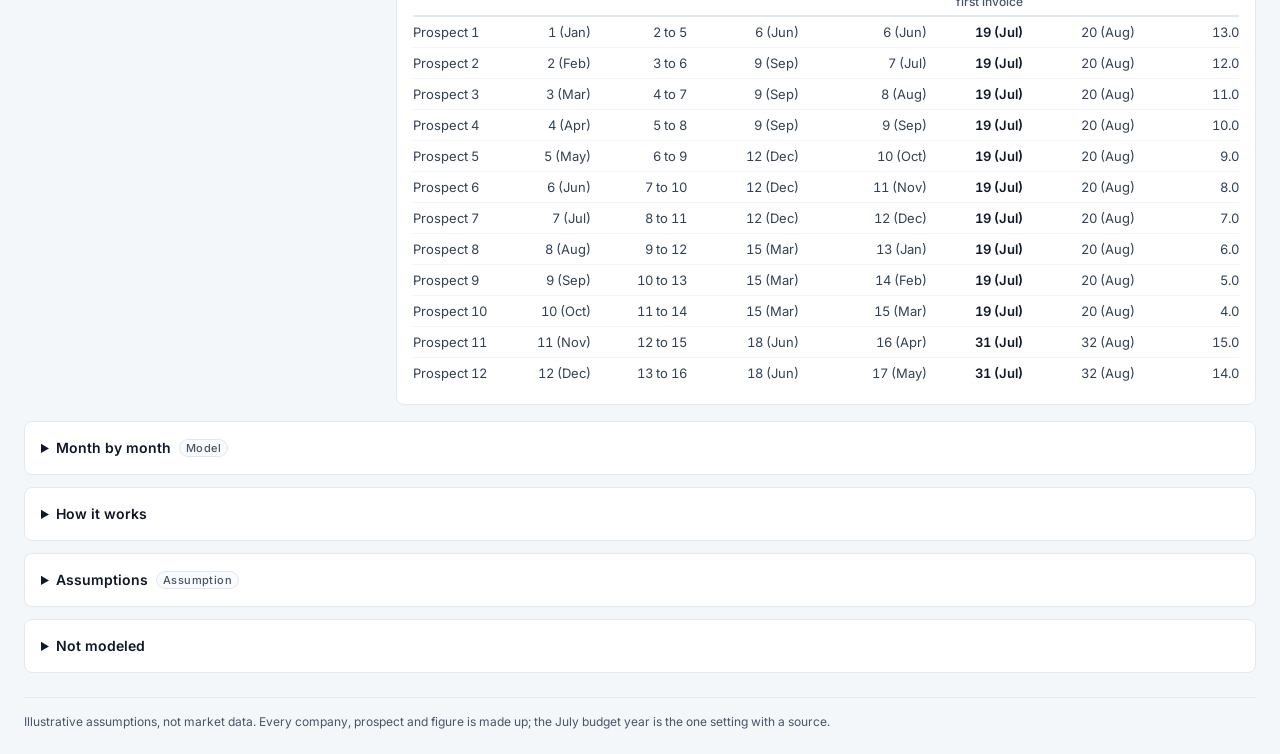
<file: runway/index.html>
<!doctype html>
<html lang="en">
  <head>
    <meta charset="UTF-8" />
    <link rel="icon" type="image/svg+xml" href="./favicon.svg" />
    <meta name="viewport" content="width=device-width, initial-scale=1.0" />
    <meta
      name="description"
      content="Will the money arrive before the cash runs out? A cash-runway model for a young software company selling to institutions. Illustrative assumptions, not market data."
    />
    <!-- brand-600, the harbour blue in tailwind.config.js. A hex here rather
         than a token because this file is not built by Tailwind. -->
    <meta name="theme-color" content="#0B5D8A" />
    <title>Runway</title>
    <script type="module" crossorigin src="./assets/index-B3EZfJuK.js"></script>
    <link rel="stylesheet" crossorigin href="./assets/index-CQBkeGja.css">
    <meta property="og:title" content="Runway" />
    <meta property="og:description" content="Will the money arrive before the cash runs out? A cash-runway model for a young software company selling to institutions. Illustrative assumptions, not market data." />
    <meta property="og:type" content="website" />
    <meta property="og:url" content="https://mauckson.github.io/demos/runway/" />
    <meta property="og:image" content="https://mauckson.github.io/demos/runway/og.png" />
    <meta name="twitter:card" content="summary_large_image" />
  </head>
  <body>
    <div id="root"></div>
  </body>
</html>
</file>
<file: allocate/assets/index-Bb1E5Zh6.css>
*,:before,:after{--tw-border-spacing-x: 0;--tw-border-spacing-y: 0;--tw-translate-x: 0;--tw-translate-y: 0;--tw-rotate: 0;--tw-skew-x: 0;--tw-skew-y: 0;--tw-scale-x: 1;--tw-scale-y: 1;--tw-pan-x: ;--tw-pan-y: ;--tw-pinch-zoom: ;--tw-scroll-snap-strictness: proximity;--tw-gradient-from-position: ;--tw-gradient-via-position: ;--tw-gradient-to-position: ;--tw-ordinal: ;--tw-slashed-zero: ;--tw-numeric-figure: ;--tw-numeric-spacing: ;--tw-numeric-fraction: ;--tw-ring-inset: ;--tw-ring-offset-width: 0px;--tw-ring-offset-color: #fff;--tw-ring-color: rgb(59 130 246 / .5);--tw-ring-offset-shadow: 0 0 #0000;--tw-ring-shadow: 0 0 #0000;--tw-shadow: 0 0 #0000;--tw-shadow-colored: 0 0 #0000;--tw-blur: ;--tw-brightness: ;--tw-contrast: ;--tw-grayscale: ;--tw-hue-rotate: ;--tw-invert: ;--tw-saturate: ;--tw-sepia: ;--tw-drop-shadow: ;--tw-backdrop-blur: ;--tw-backdrop-brightness: ;--tw-backdrop-contrast: ;--tw-backdrop-grayscale: ;--tw-backdrop-hue-rotate: ;--tw-backdrop-invert: ;--tw-backdrop-opacity: ;--tw-backdrop-saturate: ;--tw-backdrop-sepia: ;--tw-contain-size: ;--tw-contain-layout: ;--tw-contain-paint: ;--tw-contain-style: }::backdrop{--tw-border-spacing-x: 0;--tw-border-spacing-y: 0;--tw-translate-x: 0;--tw-translate-y: 0;--tw-rotate: 0;--tw-skew-x: 0;--tw-skew-y: 0;--tw-scale-x: 1;--tw-scale-y: 1;--tw-pan-x: ;--tw-pan-y: ;--tw-pinch-zoom: ;--tw-scroll-snap-strictness: proximity;--tw-gradient-from-position: ;--tw-gradient-via-position: ;--tw-gradient-to-position: ;--tw-ordinal: ;--tw-slashed-zero: ;--tw-numeric-figure: ;--tw-numeric-spacing: ;--tw-numeric-fraction: ;--tw-ring-inset: ;--tw-ring-offset-width: 0px;--tw-ring-offset-color: #fff;--tw-ring-color: rgb(59 130 246 / .5);--tw-ring-offset-shadow: 0 0 #0000;--tw-ring-shadow: 0 0 #0000;--tw-shadow: 0 0 #0000;--tw-shadow-colored: 0 0 #0000;--tw-blur: ;--tw-brightness: ;--tw-contrast: ;--tw-grayscale: ;--tw-hue-rotate: ;--tw-invert: ;--tw-saturate: ;--tw-sepia: ;--tw-drop-shadow: ;--tw-backdrop-blur: ;--tw-backdrop-brightness: ;--tw-backdrop-contrast: ;--tw-backdrop-grayscale: ;--tw-backdrop-hue-rotate: ;--tw-backdrop-invert: ;--tw-backdrop-opacity: ;--tw-backdrop-saturate: ;--tw-backdrop-sepia: ;--tw-contain-size: ;--tw-contain-layout: ;--tw-contain-paint: ;--tw-contain-style: }*,:before,:after{box-sizing:border-box;border-width:0;border-style:solid;border-color:#e5e7eb}:before,:after{--tw-content: ""}html,:host{line-height:1.5;-webkit-text-size-adjust:100%;-moz-tab-size:4;-o-tab-size:4;tab-size:4;font-family:Inter,ui-sans-serif,system-ui,Segoe UI,Roboto,sans-serif;font-feature-settings:normal;font-variation-settings:normal;-webkit-tap-highlight-color:transparent}body{margin:0;line-height:inherit}hr{height:0;color:inherit;border-top-width:1px}abbr:where([title]){-webkit-text-decoration:underline dotted;text-decoration:underline dotted}h1,h2,h3,h4,h5,h6{font-size:inherit;font-weight:inherit}a{color:inherit;text-decoration:inherit}b,strong{font-weight:bolder}code,kbd,samp,pre{font-family:ui-monospace,SFMono-Regular,Menlo,Monaco,Consolas,Liberation Mono,Courier New,monospace;font-feature-settings:normal;font-variation-settings:normal;font-size:1em}small{font-size:80%}sub,sup{font-size:75%;line-height:0;position:relative;vertical-align:baseline}sub{bottom:-.25em}sup{top:-.5em}table{text-indent:0;border-color:inherit;border-collapse:collapse}button,input,optgroup,select,textarea{font-family:inherit;font-feature-settings:inherit;font-variation-settings:inherit;font-size:100%;font-weight:inherit;line-height:inherit;letter-spacing:inherit;color:inherit;margin:0;padding:0}button,select{text-transform:none}button,input:where([type=button]),input:where([type=reset]),input:where([type=submit]){-webkit-appearance:button;background-color:transparent;background-image:none}:-moz-focusring{outline:auto}:-moz-ui-invalid{box-shadow:none}progress{vertical-align:baseline}::-webkit-inner-spin-button,::-webkit-outer-spin-button{height:auto}[type=search]{-webkit-appearance:textfield;outline-offset:-2px}::-webkit-search-decoration{-webkit-appearance:none}::-webkit-file-upload-button{-webkit-appearance:button;font:inherit}summary{display:list-item}blockquote,dl,dd,h1,h2,h3,h4,h5,h6,hr,figure,p,pre{margin:0}fieldset{margin:0;padding:0}legend{padding:0}ol,ul,menu{list-style:none;margin:0;padding:0}dialog{padding:0}textarea{resize:vertical}input::-moz-placeholder,textarea::-moz-placeholder{opacity:1;color:#9ca3af}input::placeholder,textarea::placeholder{opacity:1;color:#9ca3af}button,[role=button]{cursor:pointer}:disabled{cursor:default}img,svg,video,canvas,audio,iframe,embed,object{display:block;vertical-align:middle}img,video{max-width:100%;height:auto}[hidden]:where(:not([hidden=until-found])){display:none}@font-face{font-family:Inter;font-style:normal;font-weight:100 900;font-display:swap;src:url(./inter-latin-wght-normal-Dx4kXJAl.woff2) format("woff2")}@font-face{font-family:Newsreader;font-style:normal;font-weight:200 800;font-display:swap;src:url(./newsreader-latin-opsz-normal-s-izfB6B.woff2) format("woff2")}@font-face{font-family:Schibsted Grotesk;font-style:normal;font-weight:400 900;font-display:swap;src:url(./schibsted-grotesk-latin-wght-normal-Bb8VGrTG.woff2) format("woff2")}@font-face{font-family:IBM Plex Mono;font-style:normal;font-weight:400;font-display:swap;src:url(./ibm-plex-mono-latin-400-normal-DMJ8VG8y.woff2) format("woff2")}@font-face{font-family:IBM Plex Mono;font-style:normal;font-weight:500;font-display:swap;src:url(./ibm-plex-mono-latin-500-normal-DSY6xOcd.woff2) format("woff2")}html{--tw-text-opacity: 1;color:rgb(15 23 42 / var(--tw-text-opacity, 1));-webkit-font-smoothing:antialiased;-moz-osx-font-smoothing:grayscale}body{--tw-bg-opacity: 1;background-color:rgb(244 247 250 / var(--tw-bg-opacity, 1));font-variant-numeric:tabular-nums;font-feature-settings:"tnum","zero"}button:focus-visible,a:focus-visible,summary:focus-visible,[tabindex]:focus-visible{outline:2px solid #2C789C;outline-offset:2px}input:focus-visible,select:focus-visible,textarea:focus-visible{outline:2px solid #2C789C;outline-offset:0}html{scroll-padding-top:calc(var(--header-h, 0px) + 8px)}.container{width:100%}@media(min-width:640px){.container{max-width:640px}}@media(min-width:768px){.container{max-width:768px}}@media(min-width:1024px){.container{max-width:1024px}}@media(min-width:1280px){.container{max-width:1280px}}@media(min-width:1536px){.container{max-width:1536px}}.sr-only{position:absolute;width:1px;height:1px;padding:0;margin:-1px;overflow:hidden;clip:rect(0,0,0,0);white-space:nowrap;border-width:0}.pointer-events-none{pointer-events:none}.visible{visibility:visible}.invisible{visibility:hidden}.collapse{visibility:collapse}.static{position:static}.fixed{position:fixed}.absolute{position:absolute}.relative{position:relative}.sticky{position:sticky}.inset-0{inset:0}.inset-y-0{top:0;bottom:0}.left-0{left:0}.left-1\/2{left:50%}.top-0{top:0}.top-1\/2{top:50%}.z-10{z-index:10}.z-20{z-index:20}.z-30{z-index:30}.z-40{z-index:40}.z-\[1\]{z-index:1}.col-span-4{grid-column:span 4 / span 4}.row-span-2{grid-row:span 2 / span 2}.m-0{margin:0}.mx-auto{margin-left:auto;margin-right:auto}.-mb-px{margin-bottom:-1px}.mb-0\.5{margin-bottom:.125rem}.mb-1{margin-bottom:.25rem}.mb-1\.5{margin-bottom:.375rem}.mb-2{margin-bottom:.5rem}.mb-3{margin-bottom:.75rem}.mb-3\.5{margin-bottom:.875rem}.ml-1{margin-left:.25rem}.ml-1\.5{margin-left:.375rem}.ml-2{margin-left:.5rem}.ml-auto{margin-left:auto}.mr-1\.5{margin-right:.375rem}.mr-2{margin-right:.5rem}.mt-0\.5{margin-top:.125rem}.mt-1{margin-top:.25rem}.mt-1\.5{margin-top:.375rem}.mt-11{margin-top:2.75rem}.mt-2{margin-top:.5rem}.mt-3{margin-top:.75rem}.mt-3\.5{margin-top:.875rem}.mt-4{margin-top:1rem}.mt-5{margin-top:1.25rem}.mt-7{margin-top:1.75rem}.line-clamp-2{overflow:hidden;display:-webkit-box;-webkit-box-orient:vertical;-webkit-line-clamp:2}.block{display:block}.inline-block{display:inline-block}.inline{display:inline}.flex{display:flex}.inline-flex{display:inline-flex}.table{display:table}.grid{display:grid}.hidden{display:none}.h-1\.5{height:.375rem}.h-2{height:.5rem}.h-2\.5{height:.625rem}.h-28{height:7rem}.h-3{height:.75rem}.h-48{height:12rem}.h-5{height:1.25rem}.h-6{height:1.5rem}.h-64{height:16rem}.h-8{height:2rem}.h-80{height:20rem}.h-9{height:2.25rem}.h-96{height:24rem}.h-\[28rem\]{height:28rem}.h-full{height:100%}.max-h-40{max-height:10rem}.max-h-48{max-height:12rem}.max-h-\[520px\]{max-height:520px}.max-h-\[85vh\]{max-height:85vh}.min-h-\[18px\]{min-height:18px}.min-h-screen{min-height:100vh}.w-1\.5{width:.375rem}.w-12{width:3rem}.w-16{width:4rem}.w-2{width:.5rem}.w-2\.5{width:.625rem}.w-20{width:5rem}.w-24{width:6rem}.w-28{width:7rem}.w-3{width:.75rem}.w-32{width:8rem}.w-36{width:9rem}.w-40{width:10rem}.w-44{width:11rem}.w-48{width:12rem}.w-5{width:1.25rem}.w-52{width:13rem}.w-56{width:14rem}.w-64{width:16rem}.w-8{width:2rem}.w-full{width:100%}.w-px{width:1px}.min-w-0{min-width:0px}.max-w-3xl{max-width:48rem}.max-w-7xl{max-width:80rem}.max-w-\[14ch\]{max-width:14ch}.max-w-\[16rem\]{max-width:16rem}.max-w-\[40ch\]{max-width:40ch}.max-w-full{max-width:100%}.max-w-lg{max-width:32rem}.max-w-md{max-width:28rem}.max-w-sm{max-width:24rem}.max-w-xs{max-width:20rem}.flex-1{flex:1 1 0%}.shrink{flex-shrink:1}.shrink-0{flex-shrink:0}.grow{flex-grow:1}.table-fixed{table-layout:fixed}.-translate-x-1\/2{--tw-translate-x: -50%;transform:translate(var(--tw-translate-x),var(--tw-translate-y)) rotate(var(--tw-rotate)) skew(var(--tw-skew-x)) skewY(var(--tw-skew-y)) scaleX(var(--tw-scale-x)) scaleY(var(--tw-scale-y))}.-translate-y-1\/2{--tw-translate-y: -50%;transform:translate(var(--tw-translate-x),var(--tw-translate-y)) rotate(var(--tw-rotate)) skew(var(--tw-skew-x)) skewY(var(--tw-skew-y)) scaleX(var(--tw-scale-x)) scaleY(var(--tw-scale-y))}.transform{transform:translate(var(--tw-translate-x),var(--tw-translate-y)) rotate(var(--tw-rotate)) skew(var(--tw-skew-x)) skewY(var(--tw-skew-y)) scaleX(var(--tw-scale-x)) scaleY(var(--tw-scale-y))}@keyframes fade{0%{opacity:0}to{opacity:1}}.animate-fade{animation:fade .16s ease-out both}@keyframes pop{0%{opacity:0;transform:translateY(4px) scale(.98)}to{opacity:1;transform:none}}.animate-pop{animation:pop .2s cubic-bezier(.16,1,.3,1) both}@keyframes rise{0%{opacity:0;transform:translateY(6px)}to{opacity:1;transform:none}}.animate-rise{animation:rise .2s cubic-bezier(.16,1,.3,1) both}@keyframes spin{to{transform:rotate(360deg)}}.animate-spin{animation:spin 1s linear infinite}.cursor-pointer{cursor:pointer}.resize{resize:both}.scroll-pl-48{scroll-padding-left:12rem}.list-decimal{list-style-type:decimal}.list-disc{list-style-type:disc}.grid-cols-1{grid-template-columns:repeat(1,minmax(0,1fr))}.grid-cols-2{grid-template-columns:repeat(2,minmax(0,1fr))}.grid-cols-3{grid-template-columns:repeat(3,minmax(0,1fr))}.grid-cols-4{grid-template-columns:repeat(4,minmax(0,1fr))}.grid-cols-\[1fr_auto_1fr\]{grid-template-columns:1fr auto 1fr}.grid-rows-\[auto_auto\]{grid-template-rows:auto auto}.grid-rows-subgrid{grid-template-rows:subgrid}.flex-col{flex-direction:column}.flex-wrap{flex-wrap:wrap}.items-start{align-items:flex-start}.items-end{align-items:flex-end}.items-center{align-items:center}.items-baseline{align-items:baseline}.justify-end{justify-content:flex-end}.justify-center{justify-content:center}.justify-between{justify-content:space-between}.gap-0\.5{gap:.125rem}.gap-1{gap:.25rem}.gap-1\.5{gap:.375rem}.gap-2{gap:.5rem}.gap-3{gap:.75rem}.gap-4{gap:1rem}.gap-5{gap:1.25rem}.gap-6{gap:1.5rem}.gap-x-1\.5{-moz-column-gap:.375rem;column-gap:.375rem}.gap-x-3{-moz-column-gap:.75rem;column-gap:.75rem}.gap-x-4{-moz-column-gap:1rem;column-gap:1rem}.gap-x-5{-moz-column-gap:1.25rem;column-gap:1.25rem}.gap-y-0{row-gap:0px}.gap-y-0\.5{row-gap:.125rem}.gap-y-2{row-gap:.5rem}.gap-y-3{row-gap:.75rem}.divide-x>:not([hidden])~:not([hidden]){--tw-divide-x-reverse: 0;border-right-width:calc(1px * var(--tw-divide-x-reverse));border-left-width:calc(1px * calc(1 - var(--tw-divide-x-reverse)))}.divide-y>:not([hidden])~:not([hidden]){--tw-divide-y-reverse: 0;border-top-width:calc(1px * calc(1 - var(--tw-divide-y-reverse)));border-bottom-width:calc(1px * var(--tw-divide-y-reverse))}.divide-slate-100>:not([hidden])~:not([hidden]){--tw-divide-opacity: 1;border-color:rgb(241 245 249 / var(--tw-divide-opacity, 1))}.self-center{align-self:center}.self-stretch{align-self:stretch}.overflow-auto{overflow:auto}.overflow-hidden{overflow:hidden}.overflow-x-auto{overflow-x:auto}.overflow-y-auto{overflow-y:auto}.overscroll-contain{overscroll-behavior:contain}.truncate{overflow:hidden;text-overflow:ellipsis;white-space:nowrap}.whitespace-normal{white-space:normal}.whitespace-nowrap{white-space:nowrap}.whitespace-pre-wrap{white-space:pre-wrap}.break-words{overflow-wrap:break-word}.rounded{border-radius:.25rem}.rounded-full{border-radius:9999px}.rounded-lg{border-radius:.5rem}.rounded-md{border-radius:.375rem}.rounded-sm{border-radius:.125rem}.border{border-width:1px}.border-0{border-width:0px}.border-b{border-bottom-width:1px}.border-b-2{border-bottom-width:2px}.border-l{border-left-width:1px}.border-l-4{border-left-width:4px}.border-r{border-right-width:1px}.border-t{border-top-width:1px}.border-dashed{border-style:dashed}.border-amber-200{--tw-border-opacity: 1;border-color:rgb(253 230 138 / var(--tw-border-opacity, 1))}.border-bad-200{--tw-border-opacity: 1;border-color:rgb(254 205 211 / var(--tw-border-opacity, 1))}.border-ok-200{--tw-border-opacity: 1;border-color:rgb(167 243 208 / var(--tw-border-opacity, 1))}.border-rose-200{--tw-border-opacity: 1;border-color:rgb(254 205 211 / var(--tw-border-opacity, 1))}.border-slate-100{--tw-border-opacity: 1;border-color:rgb(241 245 249 / var(--tw-border-opacity, 1))}.border-slate-200{--tw-border-opacity: 1;border-color:rgb(226 232 240 / var(--tw-border-opacity, 1))}.border-slate-300{--tw-border-opacity: 1;border-color:rgb(203 213 225 / var(--tw-border-opacity, 1))}.border-slate-400{--tw-border-opacity: 1;border-color:rgb(148 163 184 / var(--tw-border-opacity, 1))}.border-slate-50{--tw-border-opacity: 1;border-color:rgb(248 250 252 / var(--tw-border-opacity, 1))}.border-slate-800{--tw-border-opacity: 1;border-color:rgb(30 41 59 / var(--tw-border-opacity, 1))}.border-transparent{border-color:transparent}.border-warn-200{--tw-border-opacity: 1;border-color:rgb(253 230 138 / var(--tw-border-opacity, 1))}.border-white{--tw-border-opacity: 1;border-color:rgb(255 255 255 / var(--tw-border-opacity, 1))}.border-l-bad-500{--tw-border-opacity: 1;border-left-color:rgb(244 63 94 / var(--tw-border-opacity, 1))}.border-l-ok-500{--tw-border-opacity: 1;border-left-color:rgb(16 185 129 / var(--tw-border-opacity, 1))}.border-l-slate-200{--tw-border-opacity: 1;border-left-color:rgb(226 232 240 / var(--tw-border-opacity, 1))}.border-l-slate-400{--tw-border-opacity: 1;border-left-color:rgb(148 163 184 / var(--tw-border-opacity, 1))}.border-l-warn-500{--tw-border-opacity: 1;border-left-color:rgb(245 158 11 / var(--tw-border-opacity, 1))}.bg-amber-50{--tw-bg-opacity: 1;background-color:rgb(255 251 235 / var(--tw-bg-opacity, 1))}.bg-bad-50{--tw-bg-opacity: 1;background-color:rgb(255 241 242 / var(--tw-bg-opacity, 1))}.bg-bad-500{--tw-bg-opacity: 1;background-color:rgb(244 63 94 / var(--tw-bg-opacity, 1))}.bg-brand-50{--tw-bg-opacity: 1;background-color:rgb(244 247 250 / var(--tw-bg-opacity, 1))}.bg-brand-600{--tw-bg-opacity: 1;background-color:rgb(11 93 138 / var(--tw-bg-opacity, 1))}.bg-inherit{background-color:inherit}.bg-ok-50{--tw-bg-opacity: 1;background-color:rgb(236 253 245 / var(--tw-bg-opacity, 1))}.bg-ok-500{--tw-bg-opacity: 1;background-color:rgb(16 185 129 / var(--tw-bg-opacity, 1))}.bg-rose-50{--tw-bg-opacity: 1;background-color:rgb(255 241 242 / var(--tw-bg-opacity, 1))}.bg-slate-100{--tw-bg-opacity: 1;background-color:rgb(241 245 249 / var(--tw-bg-opacity, 1))}.bg-slate-200{--tw-bg-opacity: 1;background-color:rgb(226 232 240 / var(--tw-bg-opacity, 1))}.bg-slate-300{--tw-bg-opacity: 1;background-color:rgb(203 213 225 / var(--tw-bg-opacity, 1))}.bg-slate-50{--tw-bg-opacity: 1;background-color:rgb(248 250 252 / var(--tw-bg-opacity, 1))}.bg-slate-500{--tw-bg-opacity: 1;background-color:rgb(100 116 139 / var(--tw-bg-opacity, 1))}.bg-slate-700{--tw-bg-opacity: 1;background-color:rgb(51 65 85 / var(--tw-bg-opacity, 1))}.bg-slate-800{--tw-bg-opacity: 1;background-color:rgb(30 41 59 / var(--tw-bg-opacity, 1))}.bg-slate-900\/40{background-color:#0f172a66}.bg-transparent{background-color:transparent}.bg-warn-50{--tw-bg-opacity: 1;background-color:rgb(255 251 235 / var(--tw-bg-opacity, 1))}.bg-warn-500{--tw-bg-opacity: 1;background-color:rgb(245 158 11 / var(--tw-bg-opacity, 1))}.bg-white{--tw-bg-opacity: 1;background-color:rgb(255 255 255 / var(--tw-bg-opacity, 1))}.bg-white\/95{background-color:#fffffff2}.bg-yellow-100{--tw-bg-opacity: 1;background-color:rgb(254 249 195 / var(--tw-bg-opacity, 1))}.p-0{padding:0}.p-0\.5{padding:.125rem}.p-1{padding:.25rem}.p-2{padding:.5rem}.p-3{padding:.75rem}.p-4{padding:1rem}.px-0\.5{padding-left:.125rem;padding-right:.125rem}.px-1{padding-left:.25rem;padding-right:.25rem}.px-1\.5{padding-left:.375rem;padding-right:.375rem}.px-2{padding-left:.5rem;padding-right:.5rem}.px-2\.5{padding-left:.625rem;padding-right:.625rem}.px-3{padding-left:.75rem;padding-right:.75rem}.px-4{padding-left:1rem;padding-right:1rem}.px-6{padding-left:1.5rem;padding-right:1.5rem}.py-0{padding-top:0;padding-bottom:0}.py-0\.5{padding-top:.125rem;padding-bottom:.125rem}.py-1{padding-top:.25rem;padding-bottom:.25rem}.py-1\.5{padding-top:.375rem;padding-bottom:.375rem}.py-2{padding-top:.5rem;padding-bottom:.5rem}.py-2\.5{padding-top:.625rem;padding-bottom:.625rem}.py-3{padding-top:.75rem;padding-bottom:.75rem}.py-4{padding-top:1rem;padding-bottom:1rem}.py-6{padding-top:1.5rem;padding-bottom:1.5rem}.py-8{padding-top:2rem;padding-bottom:2rem}.pb-1{padding-bottom:.25rem}.pb-2{padding-bottom:.5rem}.pb-3{padding-bottom:.75rem}.pl-3{padding-left:.75rem}.pl-4{padding-left:1rem}.pl-5{padding-left:1.25rem}.pl-6{padding-left:1.5rem}.pr-2{padding-right:.5rem}.pr-3{padding-right:.75rem}.pr-5{padding-right:1.25rem}.pt-1{padding-top:.25rem}.pt-1\.5{padding-top:.375rem}.pt-2{padding-top:.5rem}.pt-3{padding-top:.75rem}.text-left{text-align:left}.text-center{text-align:center}.text-right{text-align:right}.align-top{vertical-align:top}.align-middle{vertical-align:middle}.align-bottom{vertical-align:bottom}.font-mono{font-family:ui-monospace,SFMono-Regular,Menlo,Monaco,Consolas,Liberation Mono,Courier New,monospace}.font-sans{font-family:Inter,ui-sans-serif,system-ui,Segoe UI,Roboto,sans-serif}.text-2xl{font-size:1.5rem;line-height:2rem}.text-2xs{font-size:11px;line-height:16px;letter-spacing:.04em}.text-\[10px\]{font-size:10px}.text-\[11px\]{font-size:11px}.text-base{font-size:1rem;line-height:1.5rem}.text-lg{font-size:1.125rem;line-height:1.75rem}.text-sm{font-size:.875rem;line-height:1.25rem}.text-table{font-size:13px;line-height:18px}.text-xl{font-size:1.25rem;line-height:1.75rem}.text-xs{font-size:.75rem;line-height:1rem}.font-bold{font-weight:700}.font-medium{font-weight:500}.font-normal{font-weight:400}.font-semibold{font-weight:600}.uppercase{text-transform:uppercase}.ordinal{--tw-ordinal: ordinal;font-variant-numeric:var(--tw-ordinal) var(--tw-slashed-zero) var(--tw-numeric-figure) var(--tw-numeric-spacing) var(--tw-numeric-fraction)}.tabular-nums{--tw-numeric-spacing: tabular-nums;font-variant-numeric:var(--tw-ordinal) var(--tw-slashed-zero) var(--tw-numeric-figure) var(--tw-numeric-spacing) var(--tw-numeric-fraction)}.leading-5{line-height:1.25rem}.leading-none{line-height:1}.leading-relaxed{line-height:1.625}.leading-tight{line-height:1.25}.tracking-tight{letter-spacing:-.025em}.tracking-wide{letter-spacing:.025em}.text-amber-700{--tw-text-opacity: 1;color:rgb(180 83 9 / var(--tw-text-opacity, 1))}.text-bad-700{--tw-text-opacity: 1;color:rgb(190 18 60 / var(--tw-text-opacity, 1))}.text-brand-600{--tw-text-opacity: 1;color:rgb(11 93 138 / var(--tw-text-opacity, 1))}.text-emerald-600{--tw-text-opacity: 1;color:rgb(5 150 105 / var(--tw-text-opacity, 1))}.text-emerald-700,.text-ok-700{--tw-text-opacity: 1;color:rgb(4 120 87 / var(--tw-text-opacity, 1))}.text-rose-600{--tw-text-opacity: 1;color:rgb(225 29 72 / var(--tw-text-opacity, 1))}.text-rose-700{--tw-text-opacity: 1;color:rgb(190 18 60 / var(--tw-text-opacity, 1))}.text-slate-300{--tw-text-opacity: 1;color:rgb(203 213 225 / var(--tw-text-opacity, 1))}.text-slate-400{--tw-text-opacity: 1;color:rgb(148 163 184 / var(--tw-text-opacity, 1))}.text-slate-500{--tw-text-opacity: 1;color:rgb(100 116 139 / var(--tw-text-opacity, 1))}.text-slate-600{--tw-text-opacity: 1;color:rgb(71 85 105 / var(--tw-text-opacity, 1))}.text-slate-700{--tw-text-opacity: 1;color:rgb(51 65 85 / var(--tw-text-opacity, 1))}.text-slate-800{--tw-text-opacity: 1;color:rgb(30 41 59 / var(--tw-text-opacity, 1))}.text-slate-900{--tw-text-opacity: 1;color:rgb(15 23 42 / var(--tw-text-opacity, 1))}.text-warn-700{--tw-text-opacity: 1;color:rgb(180 83 9 / var(--tw-text-opacity, 1))}.text-white{--tw-text-opacity: 1;color:rgb(255 255 255 / var(--tw-text-opacity, 1))}.underline{text-decoration-line:underline}.line-through{text-decoration-line:line-through}.decoration-slate-400{text-decoration-color:#94a3b8}.underline-offset-2{text-underline-offset:2px}.accent-brand-600{accent-color:#0B5D8A}.opacity-0{opacity:0}.opacity-60{opacity:.6}.opacity-70{opacity:.7}.shadow{--tw-shadow: 0 1px 3px 0 rgb(0 0 0 / .1), 0 1px 2px -1px rgb(0 0 0 / .1);--tw-shadow-colored: 0 1px 3px 0 var(--tw-shadow-color), 0 1px 2px -1px var(--tw-shadow-color);box-shadow:var(--tw-ring-offset-shadow, 0 0 #0000),var(--tw-ring-shadow, 0 0 #0000),var(--tw-shadow)}.shadow-\[inset_0_-1px_0_theme\(colors\.slate\.200\)\]{--tw-shadow: inset 0 -1px 0 #e2e8f0;--tw-shadow-colored: inset 0 -1px 0 var(--tw-shadow-color);box-shadow:var(--tw-ring-offset-shadow, 0 0 #0000),var(--tw-ring-shadow, 0 0 #0000),var(--tw-shadow)}.shadow-lg{--tw-shadow: 0 10px 15px -3px rgb(0 0 0 / .1), 0 4px 6px -4px rgb(0 0 0 / .1);--tw-shadow-colored: 0 10px 15px -3px var(--tw-shadow-color), 0 4px 6px -4px var(--tw-shadow-color);box-shadow:var(--tw-ring-offset-shadow, 0 0 #0000),var(--tw-ring-shadow, 0 0 #0000),var(--tw-shadow)}.shadow-sm{--tw-shadow: 0 1px 2px 0 rgb(0 0 0 / .05);--tw-shadow-colored: 0 1px 2px 0 var(--tw-shadow-color);box-shadow:var(--tw-ring-offset-shadow, 0 0 #0000),var(--tw-ring-shadow, 0 0 #0000),var(--tw-shadow)}.outline{outline-style:solid}.ring{--tw-ring-offset-shadow: var(--tw-ring-inset) 0 0 0 var(--tw-ring-offset-width) var(--tw-ring-offset-color);--tw-ring-shadow: var(--tw-ring-inset) 0 0 0 calc(3px + var(--tw-ring-offset-width)) var(--tw-ring-color);box-shadow:var(--tw-ring-offset-shadow),var(--tw-ring-shadow),var(--tw-shadow, 0 0 #0000)}.ring-1{--tw-ring-offset-shadow: var(--tw-ring-inset) 0 0 0 var(--tw-ring-offset-width) var(--tw-ring-offset-color);--tw-ring-shadow: var(--tw-ring-inset) 0 0 0 calc(1px + var(--tw-ring-offset-width)) var(--tw-ring-color);box-shadow:var(--tw-ring-offset-shadow),var(--tw-ring-shadow),var(--tw-shadow, 0 0 #0000)}.ring-inset{--tw-ring-inset: inset}.ring-slate-200{--tw-ring-opacity: 1;--tw-ring-color: rgb(226 232 240 / var(--tw-ring-opacity, 1))}.ring-slate-400{--tw-ring-opacity: 1;--tw-ring-color: rgb(148 163 184 / var(--tw-ring-opacity, 1))}.ring-white{--tw-ring-opacity: 1;--tw-ring-color: rgb(255 255 255 / var(--tw-ring-opacity, 1))}.ring-yellow-300{--tw-ring-opacity: 1;--tw-ring-color: rgb(253 224 71 / var(--tw-ring-opacity, 1))}.blur{--tw-blur: blur(8px);filter:var(--tw-blur) var(--tw-brightness) var(--tw-contrast) var(--tw-grayscale) var(--tw-hue-rotate) var(--tw-invert) var(--tw-saturate) var(--tw-sepia) var(--tw-drop-shadow)}.filter{filter:var(--tw-blur) var(--tw-brightness) var(--tw-contrast) var(--tw-grayscale) var(--tw-hue-rotate) var(--tw-invert) var(--tw-saturate) var(--tw-sepia) var(--tw-drop-shadow)}.backdrop-blur{--tw-backdrop-blur: blur(8px);-webkit-backdrop-filter:var(--tw-backdrop-blur) var(--tw-backdrop-brightness) var(--tw-backdrop-contrast) var(--tw-backdrop-grayscale) var(--tw-backdrop-hue-rotate) var(--tw-backdrop-invert) var(--tw-backdrop-opacity) var(--tw-backdrop-saturate) var(--tw-backdrop-sepia);backdrop-filter:var(--tw-backdrop-blur) var(--tw-backdrop-brightness) var(--tw-backdrop-contrast) var(--tw-backdrop-grayscale) var(--tw-backdrop-hue-rotate) var(--tw-backdrop-invert) var(--tw-backdrop-opacity) var(--tw-backdrop-saturate) var(--tw-backdrop-sepia)}.transition{transition-property:color,background-color,border-color,text-decoration-color,fill,stroke,opacity,box-shadow,transform,filter,backdrop-filter;transition-timing-function:cubic-bezier(.4,0,.2,1);transition-duration:.15s}.transition-\[background-color\,border-color\,color\,box-shadow\,opacity\]{transition-property:background-color,border-color,color,box-shadow,opacity;transition-timing-function:cubic-bezier(.4,0,.2,1);transition-duration:.15s}.transition-\[border-color\,background-color\,box-shadow\]{transition-property:border-color,background-color,box-shadow;transition-timing-function:cubic-bezier(.4,0,.2,1);transition-duration:.15s}.transition-\[border-color\,box-shadow\]{transition-property:border-color,box-shadow;transition-timing-function:cubic-bezier(.4,0,.2,1);transition-duration:.15s}.transition-\[transform\,width\,height\]{transition-property:transform,width,height;transition-timing-function:cubic-bezier(.4,0,.2,1);transition-duration:.15s}.transition-colors{transition-property:color,background-color,border-color,text-decoration-color,fill,stroke;transition-timing-function:cubic-bezier(.4,0,.2,1);transition-duration:.15s}.transition-shadow{transition-property:box-shadow;transition-timing-function:cubic-bezier(.4,0,.2,1);transition-duration:.15s}.duration-base{transition-duration:.2s}.duration-fast{transition-duration:.16s}.ease-out{transition-timing-function:cubic-bezier(0,0,.2,1)}.ease-standard{transition-timing-function:cubic-bezier(.4,0,.2,1)}.ease-swift{transition-timing-function:cubic-bezier(.16,1,.3,1)}.\[overflow-wrap\:anywhere\]{overflow-wrap:anywhere}@media(prefers-reduced-motion:reduce){*,*:before,*:after{animation-duration:.001ms!important;animation-iteration-count:1!important;animation-delay:0s!important;transition-duration:.001ms!important;scroll-behavior:auto!important}}.front-door{--fd-bg: oklch(.19 .008 255);--fd-fg: oklch(.965 .004 260);--fd-muted: oklch(.705 .012 265);--fd-dim: oklch(.655 .01 265);--fd-rule: oklch(.34 .012 255);--fd-rule-control: oklch(.54 .012 255);--fd-theme-color: #111417;--fd-gutter: 20px;--fd-max: 1240px;--fd-rise: .62s;--fd-mask: .72s;--fd-draw: .7s;--fd-ease: cubic-bezier(.16, 1, .3, 1);--fd-ease-rule: cubic-bezier(.22, 1, .36, 1);position:relative;isolation:isolate;min-height:100vh;background-color:var(--fd-bg);color:var(--fd-fg);font-family:Schibsted Grotesk,ui-sans-serif,system-ui,sans-serif;font-synthesis-weight:none;font-variant-numeric:normal;font-feature-settings:normal}@media(min-width:768px){.front-door{--fd-gutter: 40px}}@media(min-width:1280px){.front-door{--fd-gutter: 64px}}.fd-glow{position:fixed;inset:0;z-index:0;pointer-events:none;background-image:radial-gradient(60rem 40rem at 85% -10%,color-mix(in oklab,#5B9AB9 13%,transparent),transparent),radial-gradient(50rem 35rem at -10% 10%,color-mix(in oklab,#0B5D8A 10%,transparent),transparent)}.fd-grain{position:fixed;inset:0;z-index:60;pointer-events:none;opacity:.045;background-size:160px 160px;background-image:url("data:image/svg+xml;utf8,<svg xmlns='http://www.w3.org/2000/svg' width='160' height='160'><filter id='n'><feTurbulence type='fractalNoise' baseFrequency='0.85' numOctaves='3' stitchTiles='stitch'/><feColorMatrix type='saturate' values='0'/></filter><rect width='160' height='160' filter='url(%23n)' opacity='0.55'/></svg>")}.fd-aurora{position:absolute;inset:0;z-index:0;pointer-events:none;contain:layout paint;-webkit-mask-image:linear-gradient(to bottom,#000 45%,transparent 100%);mask-image:linear-gradient(to bottom,#000 45%,transparent 100%);background-image:radial-gradient(48rem 34rem at 78% -12%,color-mix(in oklab,#93BDD4 5%,transparent),transparent),radial-gradient(42rem 30rem at -8% 6%,color-mix(in oklab,#2C789C 5%,transparent),transparent)}.fd-wrap{width:100%;max-width:var(--fd-max);margin-inline:auto;padding-inline:var(--fd-gutter)}.fd-grid{display:grid;grid-template-columns:repeat(4,minmax(0,1fr));gap:16px;width:100%;max-width:var(--fd-max);margin-inline:auto;padding-inline:var(--fd-gutter)}@media(min-width:768px){.fd-grid{grid-template-columns:repeat(12,minmax(0,1fr));gap:24px}}.fd-masthead{position:relative;isolation:isolate;display:flex;flex-direction:column;padding:18px 0 40px}@media(min-width:768px){.fd-masthead{min-height:100svh;padding:28px 0}}.fd-masthead>*:not(.fd-aurora){position:relative;z-index:1}.fd-masthead-grid{margin-top:28px;align-items:start}@media(min-width:768px){.fd-masthead-grid{margin-top:0;flex:1 1 auto;align-content:center;align-items:center;padding-block:32px}}.fd-display-l{font-family:Newsreader,Georgia,serif;font-size:clamp(2rem,5.5vw,4rem);font-weight:600;line-height:.92;letter-spacing:-.02em;font-optical-sizing:auto}.fd-dek{font-family:Schibsted Grotesk,ui-sans-serif,system-ui,sans-serif;font-size:clamp(1.0625rem,1.6vw,1.375rem);line-height:1.45;letter-spacing:-.01em;color:var(--fd-muted)}.fd-micro{font-family:IBM Plex Mono,ui-monospace,monospace;font-size:11px;line-height:1.2;letter-spacing:.16em;text-transform:uppercase;color:var(--fd-dim)}.fd-accent{color:#93bdd4}.fd-eyebrow-rule{display:inline-block;width:28px;height:2px;margin-right:12px;vertical-align:middle;background:#5b9ab9}.front-door .fd-card{font-family:Inter,ui-sans-serif,system-ui,Segoe UI,Roboto,sans-serif}.fd-footnote{color:var(--fd-muted)}.fd-strip{display:grid;grid-template-columns:1fr;margin:0;padding-top:18px;font-variant-numeric:proportional-nums lining-nums}.fd-cell{display:flex;flex-direction:column-reverse;gap:8px;padding-top:16px;border-top:1px solid var(--fd-rule)}.fd-cell:first-child{border-top:0;padding-top:2px}@media(min-width:768px){.fd-strip{grid-template-columns:repeat(3,minmax(0,1fr));-moz-column-gap:24px;column-gap:24px;padding-top:22px}.fd-cell{border-top:0;border-left:1px solid var(--fd-rule);padding:0 0 0 20px;justify-content:flex-end}.fd-cell:first-child{border-left:0;padding-left:0}}.fd-fact{font-family:Schibsted Grotesk,ui-sans-serif,system-ui,sans-serif;font-weight:500;font-size:1.0625rem;line-height:1.3;letter-spacing:-.02em;color:var(--fd-fg);text-wrap:pretty}@media(min-width:1024px){.fd-fact{font-size:1.1875rem}}.fd-plate-band{position:relative;z-index:1;padding-bottom:40px}@media(min-width:768px){.fd-plate-band{padding-top:28px;padding-bottom:56px}}.fd-plate img{display:block;width:100%;height:auto;border:1px solid var(--fd-rule)}.fd-plate figcaption{margin-top:12px}.fd-usecase{display:inline-flex;align-items:center;height:32px;margin-block:-2px;padding-inline:12px;border:1px solid var(--fd-rule-control);border-radius:2px;background:transparent;color:var(--fd-fg);font-family:IBM Plex Mono,ui-monospace,monospace;font-size:11px;font-weight:500;line-height:1;letter-spacing:.16em;text-transform:uppercase;white-space:nowrap;cursor:pointer;transition:border-color .16s cubic-bezier(.4,0,.2,1),color .16s cubic-bezier(.4,0,.2,1)}.fd-usecase:hover{border-color:#5b9ab9;color:#93bdd4}.fd-card-shadow{box-shadow:0 1px 2px #02061766,0 18px 48px -12px #020617bf}.front-door :focus-visible{outline:2px solid #5B9AB9;outline-offset:2px}.front-door .fd-card :focus-visible{outline-color:#2c789c}.front-door .fd-card input:focus-visible{outline-offset:0}.front-door ::-moz-selection{background:color-mix(in oklab,#5B9AB9 40%,transparent)}.front-door ::selection{background:color-mix(in oklab,#5B9AB9 40%,transparent)}@media(prefers-reduced-motion:no-preference){.fd-reveal{animation:fd-rise var(--fd-rise) var(--fd-ease) both;animation-delay:var(--d, 0ms)}.fd-mask-inner{animation:fd-mask-rise var(--fd-mask) var(--fd-ease) both;animation-delay:var(--d, 0ms)}.fd-rule-draw{animation:fd-draw var(--fd-draw) var(--fd-ease-rule) both;animation-delay:var(--d, 0ms)}}@keyframes fd-rise{0%{opacity:0;transform:translateY(var(--rise-y, 18px))}to{opacity:1;transform:none}}@keyframes fd-mask-rise{0%{transform:translateY(110%)}to{transform:none}}@keyframes fd-draw{0%{transform:scaleX(0)}to{transform:scaleX(1)}}.fd-rule-draw{display:block;height:1px;width:100%;background:var(--fd-rule);transform-origin:left center}.fd-mask-line{display:block;overflow:hidden;padding-block:.09em;margin-block:-.09em}.fd-mask-inner{display:block}@keyframes disclosure-fade{0%{opacity:0}to{opacity:1}}details[open]>:not(summary){animation:disclosure-fade .16s ease-out both}:root{color-scheme:light}@media print{@page{margin:14mm}header,nav,[data-tabs],[role=dialog]{display:none!important}button{display:none!important}button:has(.text-2xl){display:block!important;width:100%}*,*:before,*:after{background-color:#fff!important;color:#000!important;box-shadow:none!important}details>*:not(summary){display:block!important}details::details-content{content-visibility:visible!important;block-size:auto!important}article{-moz-column-break-before:page;break-before:page}table,tr{-moz-column-break-inside:avoid;break-inside:avoid}thead{display:table-header-group}.overflow-auto,.overflow-x-auto,.overflow-y-auto{overflow:visible!important;max-height:none!important}th,td{position:static!important}.line-clamp-2,.line-clamp-3{-webkit-line-clamp:unset!important;display:block!important;overflow:visible!important}.truncate{white-space:normal!important;overflow:visible!important;text-overflow:clip!important}*,*:before,*:after{animation:none!important;transition:none!important}}.file\:mr-3::file-selector-button{margin-right:.75rem}.file\:rounded-md::file-selector-button{border-radius:.375rem}.file\:border::file-selector-button{border-width:1px}.file\:border-slate-300::file-selector-button{--tw-border-opacity: 1;border-color:rgb(203 213 225 / var(--tw-border-opacity, 1))}.file\:bg-white::file-selector-button{--tw-bg-opacity: 1;background-color:rgb(255 255 255 / var(--tw-bg-opacity, 1))}.file\:px-3::file-selector-button{padding-left:.75rem;padding-right:.75rem}.file\:py-1\.5::file-selector-button{padding-top:.375rem;padding-bottom:.375rem}.file\:text-xs::file-selector-button{font-size:.75rem;line-height:1rem}.file\:font-semibold::file-selector-button{font-weight:600}.file\:text-slate-700::file-selector-button{--tw-text-opacity: 1;color:rgb(51 65 85 / var(--tw-text-opacity, 1))}.placeholder\:text-slate-400::-moz-placeholder{--tw-text-opacity: 1;color:rgb(148 163 184 / var(--tw-text-opacity, 1))}.placeholder\:text-slate-400::placeholder{--tw-text-opacity: 1;color:rgb(148 163 184 / var(--tw-text-opacity, 1))}.first\:border-t-0:first-child{border-top-width:0px}.first\:pl-0:first-child{padding-left:0}.last\:border-r-0:last-child{border-right-width:0px}.last\:pr-0:last-child{padding-right:0}.focus-within\:outline:focus-within{outline-style:solid}.focus-within\:outline-2:focus-within{outline-width:2px}.focus-within\:outline-offset-2:focus-within{outline-offset:2px}.focus-within\:outline-brand-500:focus-within{outline-color:#2c789c}.hover\:border-bad-300:hover{--tw-border-opacity: 1;border-color:rgb(253 164 175 / var(--tw-border-opacity, 1))}.hover\:border-slate-400:hover{--tw-border-opacity: 1;border-color:rgb(148 163 184 / var(--tw-border-opacity, 1))}.hover\:bg-brand-700:hover{--tw-bg-opacity: 1;background-color:rgb(7 61 95 / var(--tw-bg-opacity, 1))}.hover\:bg-slate-100:hover{--tw-bg-opacity: 1;background-color:rgb(241 245 249 / var(--tw-bg-opacity, 1))}.hover\:bg-slate-50:hover{--tw-bg-opacity: 1;background-color:rgb(248 250 252 / var(--tw-bg-opacity, 1))}.hover\:bg-white:hover{--tw-bg-opacity: 1;background-color:rgb(255 255 255 / var(--tw-bg-opacity, 1))}.hover\:text-bad-700:hover{--tw-text-opacity: 1;color:rgb(190 18 60 / var(--tw-text-opacity, 1))}.hover\:text-slate-900:hover{--tw-text-opacity: 1;color:rgb(15 23 42 / var(--tw-text-opacity, 1))}.hover\:underline:hover{text-decoration-line:underline}.hover\:shadow-sm:hover{--tw-shadow: 0 1px 2px 0 rgb(0 0 0 / .05);--tw-shadow-colored: 0 1px 2px 0 var(--tw-shadow-color);box-shadow:var(--tw-ring-offset-shadow, 0 0 #0000),var(--tw-ring-shadow, 0 0 #0000),var(--tw-shadow)}.focus\:outline-none:focus{outline:2px solid transparent;outline-offset:2px}.active\:bg-brand-800:active{--tw-bg-opacity: 1;background-color:rgb(6 48 75 / var(--tw-bg-opacity, 1))}.active\:bg-slate-100:active{--tw-bg-opacity: 1;background-color:rgb(241 245 249 / var(--tw-bg-opacity, 1))}.active\:bg-slate-200:active{--tw-bg-opacity: 1;background-color:rgb(226 232 240 / var(--tw-bg-opacity, 1))}.enabled\:hover\:border-slate-400:hover:enabled{--tw-border-opacity: 1;border-color:rgb(148 163 184 / var(--tw-border-opacity, 1))}.disabled\:cursor-not-allowed:disabled{cursor:not-allowed}.disabled\:bg-slate-50:disabled{--tw-bg-opacity: 1;background-color:rgb(248 250 252 / var(--tw-bg-opacity, 1))}.disabled\:text-slate-400:disabled{--tw-text-opacity: 1;color:rgb(148 163 184 / var(--tw-text-opacity, 1))}.disabled\:opacity-30:disabled{opacity:.3}.disabled\:opacity-50:disabled{opacity:.5}.data-\[scrolled\=true\]\:shadow-sm[data-scrolled=true]{--tw-shadow: 0 1px 2px 0 rgb(0 0 0 / .05);--tw-shadow-colored: 0 1px 2px 0 var(--tw-shadow-color);box-shadow:var(--tw-ring-offset-shadow, 0 0 #0000),var(--tw-ring-shadow, 0 0 #0000),var(--tw-shadow)}@media(min-width:560px){.min-\[560px\]\:block{display:block}}@media(min-width:640px){.sm\:sticky{position:sticky}.sm\:grid-cols-2{grid-template-columns:repeat(2,minmax(0,1fr))}.sm\:grid-cols-3{grid-template-columns:repeat(3,minmax(0,1fr))}}@media(min-width:768px){.md\:col-\[1\/8\]{grid-column:1/8}.md\:col-\[8\/13\]{grid-column:8/13}.md\:mt-0{margin-top:0}.md\:w-full{width:100%}.md\:max-w-\[460px\]{max-width:460px}.md\:grid-cols-2{grid-template-columns:repeat(2,minmax(0,1fr))}.md\:flex-row{flex-direction:row}.md\:items-start{align-items:flex-start}.md\:justify-between{justify-content:space-between}.md\:gap-4{gap:1rem}.md\:justify-self-end{justify-self:end}}@media(min-width:1024px){.lg\:inline{display:inline}.lg\:grid-cols-1{grid-template-columns:repeat(1,minmax(0,1fr))}.lg\:grid-cols-2{grid-template-columns:repeat(2,minmax(0,1fr))}.lg\:grid-cols-3{grid-template-columns:repeat(3,minmax(0,1fr))}.lg\:grid-cols-4{grid-template-columns:repeat(4,minmax(0,1fr))}.lg\:grid-cols-5{grid-template-columns:repeat(5,minmax(0,1fr))}.lg\:grid-cols-\[1fr_1fr\]{grid-template-columns:1fr 1fr}.lg\:grid-cols-\[1fr_320px\]{grid-template-columns:1fr 320px}.lg\:grid-cols-\[1fr_400px\]{grid-template-columns:1fr 400px}.lg\:grid-cols-\[1fr_420px\]{grid-template-columns:1fr 420px}.lg\:grid-cols-\[300px_1fr\]{grid-template-columns:300px 1fr}.lg\:grid-cols-\[320px_1fr\]{grid-template-columns:320px 1fr}.lg\:grid-cols-\[minmax\(0\,1fr\)_280px\]{grid-template-columns:minmax(0,1fr) 280px}.lg\:grid-cols-\[minmax\(0\,1fr\)_360px\]{grid-template-columns:minmax(0,1fr) 360px}.lg\:grid-cols-\[minmax\(0\,1fr\)_380px\]{grid-template-columns:minmax(0,1fr) 380px}.lg\:gap-y-0{row-gap:0px}.lg\:divide-x>:not([hidden])~:not([hidden]){--tw-divide-x-reverse: 0;border-right-width:calc(1px * var(--tw-divide-x-reverse));border-left-width:calc(1px * calc(1 - var(--tw-divide-x-reverse)))}.lg\:divide-slate-100>:not([hidden])~:not([hidden]){--tw-divide-opacity: 1;border-color:rgb(241 245 249 / var(--tw-divide-opacity, 1))}.lg\:px-3{padding-left:.75rem;padding-right:.75rem}.lg\:first\:pl-0:first-child{padding-left:0}.lg\:last\:pr-0:last-child{padding-right:0}}@media(min-width:1280px){.xl\:grid-cols-3{grid-template-columns:repeat(3,minmax(0,1fr))}}@media(min-width:1536px){.\32xl\:inline{display:inline}}
</file>
<file: fund-sim/assets/index-CYZN5LTU.css>
*,:before,:after{--tw-border-spacing-x: 0;--tw-border-spacing-y: 0;--tw-translate-x: 0;--tw-translate-y: 0;--tw-rotate: 0;--tw-skew-x: 0;--tw-skew-y: 0;--tw-scale-x: 1;--tw-scale-y: 1;--tw-pan-x: ;--tw-pan-y: ;--tw-pinch-zoom: ;--tw-scroll-snap-strictness: proximity;--tw-gradient-from-position: ;--tw-gradient-via-position: ;--tw-gradient-to-position: ;--tw-ordinal: ;--tw-slashed-zero: ;--tw-numeric-figure: ;--tw-numeric-spacing: ;--tw-numeric-fraction: ;--tw-ring-inset: ;--tw-ring-offset-width: 0px;--tw-ring-offset-color: #fff;--tw-ring-color: rgb(59 130 246 / .5);--tw-ring-offset-shadow: 0 0 #0000;--tw-ring-shadow: 0 0 #0000;--tw-shadow: 0 0 #0000;--tw-shadow-colored: 0 0 #0000;--tw-blur: ;--tw-brightness: ;--tw-contrast: ;--tw-grayscale: ;--tw-hue-rotate: ;--tw-invert: ;--tw-saturate: ;--tw-sepia: ;--tw-drop-shadow: ;--tw-backdrop-blur: ;--tw-backdrop-brightness: ;--tw-backdrop-contrast: ;--tw-backdrop-grayscale: ;--tw-backdrop-hue-rotate: ;--tw-backdrop-invert: ;--tw-backdrop-opacity: ;--tw-backdrop-saturate: ;--tw-backdrop-sepia: ;--tw-contain-size: ;--tw-contain-layout: ;--tw-contain-paint: ;--tw-contain-style: }::backdrop{--tw-border-spacing-x: 0;--tw-border-spacing-y: 0;--tw-translate-x: 0;--tw-translate-y: 0;--tw-rotate: 0;--tw-skew-x: 0;--tw-skew-y: 0;--tw-scale-x: 1;--tw-scale-y: 1;--tw-pan-x: ;--tw-pan-y: ;--tw-pinch-zoom: ;--tw-scroll-snap-strictness: proximity;--tw-gradient-from-position: ;--tw-gradient-via-position: ;--tw-gradient-to-position: ;--tw-ordinal: ;--tw-slashed-zero: ;--tw-numeric-figure: ;--tw-numeric-spacing: ;--tw-numeric-fraction: ;--tw-ring-inset: ;--tw-ring-offset-width: 0px;--tw-ring-offset-color: #fff;--tw-ring-color: rgb(59 130 246 / .5);--tw-ring-offset-shadow: 0 0 #0000;--tw-ring-shadow: 0 0 #0000;--tw-shadow: 0 0 #0000;--tw-shadow-colored: 0 0 #0000;--tw-blur: ;--tw-brightness: ;--tw-contrast: ;--tw-grayscale: ;--tw-hue-rotate: ;--tw-invert: ;--tw-saturate: ;--tw-sepia: ;--tw-drop-shadow: ;--tw-backdrop-blur: ;--tw-backdrop-brightness: ;--tw-backdrop-contrast: ;--tw-backdrop-grayscale: ;--tw-backdrop-hue-rotate: ;--tw-backdrop-invert: ;--tw-backdrop-opacity: ;--tw-backdrop-saturate: ;--tw-backdrop-sepia: ;--tw-contain-size: ;--tw-contain-layout: ;--tw-contain-paint: ;--tw-contain-style: }*,:before,:after{box-sizing:border-box;border-width:0;border-style:solid;border-color:#e5e7eb}:before,:after{--tw-content: ""}html,:host{line-height:1.5;-webkit-text-size-adjust:100%;-moz-tab-size:4;-o-tab-size:4;tab-size:4;font-family:Inter,ui-sans-serif,system-ui,Segoe UI,Roboto,sans-serif;font-feature-settings:normal;font-variation-settings:normal;-webkit-tap-highlight-color:transparent}body{margin:0;line-height:inherit}hr{height:0;color:inherit;border-top-width:1px}abbr:where([title]){-webkit-text-decoration:underline dotted;text-decoration:underline dotted}h1,h2,h3,h4,h5,h6{font-size:inherit;font-weight:inherit}a{color:inherit;text-decoration:inherit}b,strong{font-weight:bolder}code,kbd,samp,pre{font-family:ui-monospace,SFMono-Regular,Menlo,Monaco,Consolas,Liberation Mono,Courier New,monospace;font-feature-settings:normal;font-variation-settings:normal;font-size:1em}small{font-size:80%}sub,sup{font-size:75%;line-height:0;position:relative;vertical-align:baseline}sub{bottom:-.25em}sup{top:-.5em}table{text-indent:0;border-color:inherit;border-collapse:collapse}button,input,optgroup,select,textarea{font-family:inherit;font-feature-settings:inherit;font-variation-settings:inherit;font-size:100%;font-weight:inherit;line-height:inherit;letter-spacing:inherit;color:inherit;margin:0;padding:0}button,select{text-transform:none}button,input:where([type=button]),input:where([type=reset]),input:where([type=submit]){-webkit-appearance:button;background-color:transparent;background-image:none}:-moz-focusring{outline:auto}:-moz-ui-invalid{box-shadow:none}progress{vertical-align:baseline}::-webkit-inner-spin-button,::-webkit-outer-spin-button{height:auto}[type=search]{-webkit-appearance:textfield;outline-offset:-2px}::-webkit-search-decoration{-webkit-appearance:none}::-webkit-file-upload-button{-webkit-appearance:button;font:inherit}summary{display:list-item}blockquote,dl,dd,h1,h2,h3,h4,h5,h6,hr,figure,p,pre{margin:0}fieldset{margin:0;padding:0}legend{padding:0}ol,ul,menu{list-style:none;margin:0;padding:0}dialog{padding:0}textarea{resize:vertical}input::-moz-placeholder,textarea::-moz-placeholder{opacity:1;color:#9ca3af}input::placeholder,textarea::placeholder{opacity:1;color:#9ca3af}button,[role=button]{cursor:pointer}:disabled{cursor:default}img,svg,video,canvas,audio,iframe,embed,object{display:block;vertical-align:middle}img,video{max-width:100%;height:auto}[hidden]:where(:not([hidden=until-found])){display:none}@font-face{font-family:Inter;font-style:normal;font-weight:100 900;font-display:swap;src:url(./inter-latin-wght-normal-Dx4kXJAl.woff2) format("woff2")}html{--tw-text-opacity: 1;color:rgb(15 23 42 / var(--tw-text-opacity, 1));-webkit-font-smoothing:antialiased;-moz-osx-font-smoothing:grayscale}body{--tw-bg-opacity: 1;background-color:rgb(244 247 250 / var(--tw-bg-opacity, 1));font-variant-numeric:tabular-nums;font-feature-settings:"tnum","zero"}button:focus-visible,a:focus-visible,[tabindex]:focus-visible{outline:2px solid #2C789C;outline-offset:2px}input:focus-visible,select:focus-visible,textarea:focus-visible{outline:2px solid #2C789C;outline-offset:0}html{scroll-padding-top:calc(var(--header-h, 0px) + 8px)}summary:focus-visible{outline:2px solid #2C789C;outline-offset:2px}.container{width:100%}@media(min-width:640px){.container{max-width:640px}}@media(min-width:768px){.container{max-width:768px}}@media(min-width:1024px){.container{max-width:1024px}}@media(min-width:1280px){.container{max-width:1280px}}@media(min-width:1536px){.container{max-width:1536px}}.sr-only{position:absolute;width:1px;height:1px;padding:0;margin:-1px;overflow:hidden;clip:rect(0,0,0,0);white-space:nowrap;border-width:0}.pointer-events-none{pointer-events:none}.visible{visibility:visible}.invisible{visibility:hidden}.collapse{visibility:collapse}.static{position:static}.fixed{position:fixed}.absolute{position:absolute}.relative{position:relative}.sticky{position:sticky}.inset-0{inset:0}.left-0{left:0}.top-0{top:0}.z-10{z-index:10}.z-20{z-index:20}.z-40{z-index:40}.z-\[1\]{z-index:1}.col-span-2{grid-column:span 2 / span 2}.row-span-2{grid-row:span 2 / span 2}.mx-auto{margin-left:auto;margin-right:auto}.-mb-px{margin-bottom:-1px}.mb-0\.5{margin-bottom:.125rem}.mb-1{margin-bottom:.25rem}.mb-2{margin-bottom:.5rem}.ml-auto{margin-left:auto}.mt-0\.5{margin-top:.125rem}.mt-1{margin-top:.25rem}.mt-1\.5{margin-top:.375rem}.mt-3{margin-top:.75rem}.line-clamp-2{overflow:hidden;display:-webkit-box;-webkit-box-orient:vertical;-webkit-line-clamp:2}.block{display:block}.inline{display:inline}.flex{display:flex}.inline-flex{display:inline-flex}.table{display:table}.grid{display:grid}.contents{display:contents}.hidden{display:none}.h-1\.5{height:.375rem}.h-28{height:7rem}.h-3{height:.75rem}.h-3\.5{height:.875rem}.h-48{height:12rem}.h-64{height:16rem}.h-8{height:2rem}.h-80{height:20rem}.h-9{height:2.25rem}.h-96{height:24rem}.h-\[28rem\]{height:28rem}.max-h-\[85vh\]{max-height:85vh}.min-h-0{min-height:0px}.min-h-\[1\.875rem\]{min-height:1.875rem}.min-h-\[18px\]{min-height:18px}.min-h-screen{min-height:100vh}.w-1\.5{width:.375rem}.w-16{width:4rem}.w-20{width:5rem}.w-24{width:6rem}.w-28{width:7rem}.w-3{width:.75rem}.w-3\.5{width:.875rem}.w-32{width:8rem}.w-36{width:9rem}.w-40{width:10rem}.w-\[4\.25rem\]{width:4.25rem}.w-\[4\.375rem\]{width:4.375rem}.w-fit{width:-moz-fit-content;width:fit-content}.w-full{width:100%}.min-w-0{min-width:0px}.min-w-\[10rem\]{min-width:10rem}.max-w-3xl{max-width:48rem}.max-w-7xl{max-width:80rem}.max-w-full{max-width:100%}.max-w-lg{max-width:32rem}.max-w-md{max-width:28rem}.max-w-xs{max-width:20rem}.flex-1{flex:1 1 0%}.flex-auto{flex:1 1 auto}.shrink{flex-shrink:1}.shrink-0{flex-shrink:0}.grow{flex-grow:1}.table-fixed{table-layout:fixed}.transform{transform:translate(var(--tw-translate-x),var(--tw-translate-y)) rotate(var(--tw-rotate)) skew(var(--tw-skew-x)) skewY(var(--tw-skew-y)) scaleX(var(--tw-scale-x)) scaleY(var(--tw-scale-y))}@keyframes fade{0%{opacity:0}to{opacity:1}}.animate-fade{animation:fade .16s ease-out both}@keyframes pop{0%{opacity:0;transform:translateY(4px) scale(.98)}to{opacity:1;transform:none}}.animate-pop{animation:pop .2s cubic-bezier(.16,1,.3,1) both}@keyframes rise{0%{opacity:0;transform:translateY(6px)}to{opacity:1;transform:none}}.animate-rise{animation:rise .2s cubic-bezier(.16,1,.3,1) both}@keyframes spin{to{transform:rotate(360deg)}}.animate-spin{animation:spin 1s linear infinite}.cursor-pointer{cursor:pointer}.resize{resize:both}.scroll-pl-48{scroll-padding-left:12rem}.list-disc{list-style-type:disc}.break-inside-avoid{-moz-column-break-inside:avoid;break-inside:avoid}.grid-cols-1{grid-template-columns:repeat(1,minmax(0,1fr))}.grid-cols-2{grid-template-columns:repeat(2,minmax(0,1fr))}.grid-rows-\[auto_auto\]{grid-template-rows:auto auto}.grid-rows-subgrid{grid-template-rows:subgrid}.flex-col{flex-direction:column}.flex-wrap{flex-wrap:wrap}.items-start{align-items:flex-start}.items-end{align-items:flex-end}.items-center{align-items:center}.justify-end{justify-content:flex-end}.justify-center{justify-content:center}.justify-between{justify-content:space-between}.gap-1{gap:.25rem}.gap-1\.5{gap:.375rem}.gap-2{gap:.5rem}.gap-3{gap:.75rem}.gap-4{gap:1rem}.gap-5{gap:1.25rem}.gap-6{gap:1.5rem}.gap-x-1\.5{-moz-column-gap:.375rem;column-gap:.375rem}.gap-x-2{-moz-column-gap:.5rem;column-gap:.5rem}.gap-x-3{-moz-column-gap:.75rem;column-gap:.75rem}.gap-x-4{-moz-column-gap:1rem;column-gap:1rem}.gap-x-5{-moz-column-gap:1.25rem;column-gap:1.25rem}.gap-y-0{row-gap:0px}.gap-y-1{row-gap:.25rem}.gap-y-2{row-gap:.5rem}.gap-y-2\.5{row-gap:.625rem}.gap-y-3{row-gap:.75rem}.divide-x>:not([hidden])~:not([hidden]){--tw-divide-x-reverse: 0;border-right-width:calc(1px * var(--tw-divide-x-reverse));border-left-width:calc(1px * calc(1 - var(--tw-divide-x-reverse)))}.divide-y>:not([hidden])~:not([hidden]){--tw-divide-y-reverse: 0;border-top-width:calc(1px * calc(1 - var(--tw-divide-y-reverse)));border-bottom-width:calc(1px * var(--tw-divide-y-reverse))}.divide-slate-100>:not([hidden])~:not([hidden]){--tw-divide-opacity: 1;border-color:rgb(241 245 249 / var(--tw-divide-opacity, 1))}.self-center{align-self:center}.overflow-auto{overflow:auto}.overflow-x-auto{overflow-x:auto}.overflow-y-auto{overflow-y:auto}.overscroll-contain{overscroll-behavior:contain}.truncate{overflow:hidden;text-overflow:ellipsis;white-space:nowrap}.whitespace-normal{white-space:normal}.whitespace-nowrap{white-space:nowrap}.break-words{overflow-wrap:break-word}.break-all{word-break:break-all}.rounded{border-radius:.25rem}.rounded-full{border-radius:9999px}.rounded-lg{border-radius:.5rem}.rounded-md{border-radius:.375rem}.rounded-sm{border-radius:.125rem}.border{border-width:1px}.border-b{border-bottom-width:1px}.border-b-2{border-bottom-width:2px}.border-l-4{border-left-width:4px}.border-r{border-right-width:1px}.border-t{border-top-width:1px}.border-dashed{border-style:dashed}.border-bad-200{--tw-border-opacity: 1;border-color:rgb(254 205 211 / var(--tw-border-opacity, 1))}.border-ok-200{--tw-border-opacity: 1;border-color:rgb(167 243 208 / var(--tw-border-opacity, 1))}.border-slate-100{--tw-border-opacity: 1;border-color:rgb(241 245 249 / var(--tw-border-opacity, 1))}.border-slate-200{--tw-border-opacity: 1;border-color:rgb(226 232 240 / var(--tw-border-opacity, 1))}.border-slate-300{--tw-border-opacity: 1;border-color:rgb(203 213 225 / var(--tw-border-opacity, 1))}.border-slate-400{--tw-border-opacity: 1;border-color:rgb(148 163 184 / var(--tw-border-opacity, 1))}.border-slate-50{--tw-border-opacity: 1;border-color:rgb(248 250 252 / var(--tw-border-opacity, 1))}.border-slate-800{--tw-border-opacity: 1;border-color:rgb(30 41 59 / var(--tw-border-opacity, 1))}.border-transparent{border-color:transparent}.border-warn-200{--tw-border-opacity: 1;border-color:rgb(253 230 138 / var(--tw-border-opacity, 1))}.border-l-bad-500{--tw-border-opacity: 1;border-left-color:rgb(244 63 94 / var(--tw-border-opacity, 1))}.border-l-ok-500{--tw-border-opacity: 1;border-left-color:rgb(16 185 129 / var(--tw-border-opacity, 1))}.border-l-slate-200{--tw-border-opacity: 1;border-left-color:rgb(226 232 240 / var(--tw-border-opacity, 1))}.border-l-slate-400{--tw-border-opacity: 1;border-left-color:rgb(148 163 184 / var(--tw-border-opacity, 1))}.border-l-warn-500{--tw-border-opacity: 1;border-left-color:rgb(245 158 11 / var(--tw-border-opacity, 1))}.bg-bad-50{--tw-bg-opacity: 1;background-color:rgb(255 241 242 / var(--tw-bg-opacity, 1))}.bg-bad-500{--tw-bg-opacity: 1;background-color:rgb(244 63 94 / var(--tw-bg-opacity, 1))}.bg-brand-50{--tw-bg-opacity: 1;background-color:rgb(244 247 250 / var(--tw-bg-opacity, 1))}.bg-brand-600{--tw-bg-opacity: 1;background-color:rgb(11 93 138 / var(--tw-bg-opacity, 1))}.bg-inherit{background-color:inherit}.bg-ok-50{--tw-bg-opacity: 1;background-color:rgb(236 253 245 / var(--tw-bg-opacity, 1))}.bg-ok-500{--tw-bg-opacity: 1;background-color:rgb(16 185 129 / var(--tw-bg-opacity, 1))}.bg-slate-300{--tw-bg-opacity: 1;background-color:rgb(203 213 225 / var(--tw-bg-opacity, 1))}.bg-slate-50{--tw-bg-opacity: 1;background-color:rgb(248 250 252 / var(--tw-bg-opacity, 1))}.bg-slate-500{--tw-bg-opacity: 1;background-color:rgb(100 116 139 / var(--tw-bg-opacity, 1))}.bg-slate-800{--tw-bg-opacity: 1;background-color:rgb(30 41 59 / var(--tw-bg-opacity, 1))}.bg-slate-900\/40{background-color:#0f172a66}.bg-warn-50{--tw-bg-opacity: 1;background-color:rgb(255 251 235 / var(--tw-bg-opacity, 1))}.bg-warn-500{--tw-bg-opacity: 1;background-color:rgb(245 158 11 / var(--tw-bg-opacity, 1))}.bg-white{--tw-bg-opacity: 1;background-color:rgb(255 255 255 / var(--tw-bg-opacity, 1))}.p-0\.5{padding:.125rem}.p-1{padding:.25rem}.p-3{padding:.75rem}.p-4{padding:1rem}.px-0\.5{padding-left:.125rem;padding-right:.125rem}.px-1\.5{padding-left:.375rem;padding-right:.375rem}.px-2{padding-left:.5rem;padding-right:.5rem}.px-2\.5{padding-left:.625rem;padding-right:.625rem}.px-3{padding-left:.75rem;padding-right:.75rem}.px-4{padding-left:1rem;padding-right:1rem}.py-0{padding-top:0;padding-bottom:0}.py-0\.5{padding-top:.125rem;padding-bottom:.125rem}.py-1{padding-top:.25rem;padding-bottom:.25rem}.py-1\.5{padding-top:.375rem;padding-bottom:.375rem}.py-2\.5{padding-top:.625rem;padding-bottom:.625rem}.py-3{padding-top:.75rem;padding-bottom:.75rem}.py-4{padding-top:1rem;padding-bottom:1rem}.py-6{padding-top:1.5rem;padding-bottom:1.5rem}.py-8{padding-top:2rem;padding-bottom:2rem}.pb-2{padding-bottom:.5rem}.pl-4{padding-left:1rem}.pl-5{padding-left:1.25rem}.pt-1{padding-top:.25rem}.pt-2{padding-top:.5rem}.pt-3{padding-top:.75rem}.pt-4{padding-top:1rem}.text-left{text-align:left}.text-center{text-align:center}.text-right{text-align:right}.text-2xl{font-size:1.5rem;line-height:2rem}.text-2xs{font-size:11px;line-height:16px;letter-spacing:.04em}.text-base{font-size:1rem;line-height:1.5rem}.text-lg{font-size:1.125rem;line-height:1.75rem}.text-sm{font-size:.875rem;line-height:1.25rem}.text-table{font-size:13px;line-height:18px}.text-xl{font-size:1.25rem;line-height:1.75rem}.text-xs{font-size:.75rem;line-height:1rem}.font-medium{font-weight:500}.font-semibold{font-weight:600}.uppercase{text-transform:uppercase}.tabular-nums{--tw-numeric-spacing: tabular-nums;font-variant-numeric:var(--tw-ordinal) var(--tw-slashed-zero) var(--tw-numeric-figure) var(--tw-numeric-spacing) var(--tw-numeric-fraction)}.leading-tight{line-height:1.25}.tracking-tight{letter-spacing:-.025em}.tracking-wide{letter-spacing:.025em}.text-bad-700{--tw-text-opacity: 1;color:rgb(190 18 60 / var(--tw-text-opacity, 1))}.text-ok-700{--tw-text-opacity: 1;color:rgb(4 120 87 / var(--tw-text-opacity, 1))}.text-slate-400{--tw-text-opacity: 1;color:rgb(148 163 184 / var(--tw-text-opacity, 1))}.text-slate-500{--tw-text-opacity: 1;color:rgb(100 116 139 / var(--tw-text-opacity, 1))}.text-slate-600{--tw-text-opacity: 1;color:rgb(71 85 105 / var(--tw-text-opacity, 1))}.text-slate-700{--tw-text-opacity: 1;color:rgb(51 65 85 / var(--tw-text-opacity, 1))}.text-slate-800{--tw-text-opacity: 1;color:rgb(30 41 59 / var(--tw-text-opacity, 1))}.text-slate-900{--tw-text-opacity: 1;color:rgb(15 23 42 / var(--tw-text-opacity, 1))}.text-warn-700{--tw-text-opacity: 1;color:rgb(180 83 9 / var(--tw-text-opacity, 1))}.text-white{--tw-text-opacity: 1;color:rgb(255 255 255 / var(--tw-text-opacity, 1))}.underline{text-decoration-line:underline}.underline-offset-2{text-underline-offset:2px}.accent-slate-700{accent-color:#334155}.opacity-70{opacity:.7}.shadow{--tw-shadow: 0 1px 3px 0 rgb(0 0 0 / .1), 0 1px 2px -1px rgb(0 0 0 / .1);--tw-shadow-colored: 0 1px 3px 0 var(--tw-shadow-color), 0 1px 2px -1px var(--tw-shadow-color);box-shadow:var(--tw-ring-offset-shadow, 0 0 #0000),var(--tw-ring-shadow, 0 0 #0000),var(--tw-shadow)}.shadow-\[inset_0_-1px_0_theme\(colors\.slate\.200\)\]{--tw-shadow: inset 0 -1px 0 #e2e8f0;--tw-shadow-colored: inset 0 -1px 0 var(--tw-shadow-color);box-shadow:var(--tw-ring-offset-shadow, 0 0 #0000),var(--tw-ring-shadow, 0 0 #0000),var(--tw-shadow)}.shadow-lg{--tw-shadow: 0 10px 15px -3px rgb(0 0 0 / .1), 0 4px 6px -4px rgb(0 0 0 / .1);--tw-shadow-colored: 0 10px 15px -3px var(--tw-shadow-color), 0 4px 6px -4px var(--tw-shadow-color);box-shadow:var(--tw-ring-offset-shadow, 0 0 #0000),var(--tw-ring-shadow, 0 0 #0000),var(--tw-shadow)}.shadow-sm{--tw-shadow: 0 1px 2px 0 rgb(0 0 0 / .05);--tw-shadow-colored: 0 1px 2px 0 var(--tw-shadow-color);box-shadow:var(--tw-ring-offset-shadow, 0 0 #0000),var(--tw-ring-shadow, 0 0 #0000),var(--tw-shadow)}.outline{outline-style:solid}.ring{--tw-ring-offset-shadow: var(--tw-ring-inset) 0 0 0 var(--tw-ring-offset-width) var(--tw-ring-offset-color);--tw-ring-shadow: var(--tw-ring-inset) 0 0 0 calc(3px + var(--tw-ring-offset-width)) var(--tw-ring-color);box-shadow:var(--tw-ring-offset-shadow),var(--tw-ring-shadow),var(--tw-shadow, 0 0 #0000)}.ring-1{--tw-ring-offset-shadow: var(--tw-ring-inset) 0 0 0 var(--tw-ring-offset-width) var(--tw-ring-offset-color);--tw-ring-shadow: var(--tw-ring-inset) 0 0 0 calc(1px + var(--tw-ring-offset-width)) var(--tw-ring-color);box-shadow:var(--tw-ring-offset-shadow),var(--tw-ring-shadow),var(--tw-shadow, 0 0 #0000)}.ring-slate-400{--tw-ring-opacity: 1;--tw-ring-color: rgb(148 163 184 / var(--tw-ring-opacity, 1))}.blur{--tw-blur: blur(8px);filter:var(--tw-blur) var(--tw-brightness) var(--tw-contrast) var(--tw-grayscale) var(--tw-hue-rotate) var(--tw-invert) var(--tw-saturate) var(--tw-sepia) var(--tw-drop-shadow)}.filter{filter:var(--tw-blur) var(--tw-brightness) var(--tw-contrast) var(--tw-grayscale) var(--tw-hue-rotate) var(--tw-invert) var(--tw-saturate) var(--tw-sepia) var(--tw-drop-shadow)}.transition{transition-property:color,background-color,border-color,text-decoration-color,fill,stroke,opacity,box-shadow,transform,filter,backdrop-filter;transition-timing-function:cubic-bezier(.4,0,.2,1);transition-duration:.15s}.transition-\[background-color\,border-color\,color\,box-shadow\,opacity\]{transition-property:background-color,border-color,color,box-shadow,opacity;transition-timing-function:cubic-bezier(.4,0,.2,1);transition-duration:.15s}.transition-\[border-color\,background-color\,box-shadow\]{transition-property:border-color,background-color,box-shadow;transition-timing-function:cubic-bezier(.4,0,.2,1);transition-duration:.15s}.transition-\[border-color\,box-shadow\]{transition-property:border-color,box-shadow;transition-timing-function:cubic-bezier(.4,0,.2,1);transition-duration:.15s}.transition-\[transform\,width\,height\]{transition-property:transform,width,height;transition-timing-function:cubic-bezier(.4,0,.2,1);transition-duration:.15s}.transition-colors{transition-property:color,background-color,border-color,text-decoration-color,fill,stroke;transition-timing-function:cubic-bezier(.4,0,.2,1);transition-duration:.15s}.duration-base{transition-duration:.2s}.duration-fast{transition-duration:.16s}.ease-out{transition-timing-function:cubic-bezier(0,0,.2,1)}.ease-standard{transition-timing-function:cubic-bezier(.4,0,.2,1)}.ease-swift{transition-timing-function:cubic-bezier(.16,1,.3,1)}.\[overflow-wrap\:anywhere\]{overflow-wrap:anywhere}@media(prefers-reduced-motion:reduce){*,*:before,*:after{animation-duration:.001ms!important;animation-iteration-count:1!important;animation-delay:0s!important;transition-duration:.001ms!important;scroll-behavior:auto!important}}@keyframes disclosure-fade{0%{opacity:0}to{opacity:1}}details[open]>:not(summary){animation:disclosure-fade .16s ease-out both}:root{color-scheme:light}.first\:pl-0:first-child{padding-left:0}.last\:pr-0:last-child{padding-right:0}.hover\:border-slate-400:hover{--tw-border-opacity: 1;border-color:rgb(148 163 184 / var(--tw-border-opacity, 1))}.hover\:bg-brand-700:hover{--tw-bg-opacity: 1;background-color:rgb(7 61 95 / var(--tw-bg-opacity, 1))}.hover\:bg-slate-100:hover{--tw-bg-opacity: 1;background-color:rgb(241 245 249 / var(--tw-bg-opacity, 1))}.hover\:bg-slate-50:hover{--tw-bg-opacity: 1;background-color:rgb(248 250 252 / var(--tw-bg-opacity, 1))}.hover\:text-slate-900:hover{--tw-text-opacity: 1;color:rgb(15 23 42 / var(--tw-text-opacity, 1))}.hover\:underline:hover{text-decoration-line:underline}.hover\:shadow-sm:hover{--tw-shadow: 0 1px 2px 0 rgb(0 0 0 / .05);--tw-shadow-colored: 0 1px 2px 0 var(--tw-shadow-color);box-shadow:var(--tw-ring-offset-shadow, 0 0 #0000),var(--tw-ring-shadow, 0 0 #0000),var(--tw-shadow)}.focus-visible\:outline-none:focus-visible{outline:2px solid transparent;outline-offset:2px}.active\:bg-brand-800:active{--tw-bg-opacity: 1;background-color:rgb(6 48 75 / var(--tw-bg-opacity, 1))}.active\:bg-slate-100:active{--tw-bg-opacity: 1;background-color:rgb(241 245 249 / var(--tw-bg-opacity, 1))}.active\:bg-slate-200:active{--tw-bg-opacity: 1;background-color:rgb(226 232 240 / var(--tw-bg-opacity, 1))}.enabled\:hover\:border-slate-400:hover:enabled{--tw-border-opacity: 1;border-color:rgb(148 163 184 / var(--tw-border-opacity, 1))}.disabled\:cursor-not-allowed:disabled{cursor:not-allowed}.disabled\:bg-slate-50:disabled{--tw-bg-opacity: 1;background-color:rgb(248 250 252 / var(--tw-bg-opacity, 1))}.disabled\:text-slate-400:disabled{--tw-text-opacity: 1;color:rgb(148 163 184 / var(--tw-text-opacity, 1))}.disabled\:opacity-50:disabled{opacity:.5}@media(min-width:640px){.sm\:max-w-sm{max-width:24rem}.sm\:grid-cols-2{grid-template-columns:repeat(2,minmax(0,1fr))}.sm\:grid-cols-3{grid-template-columns:repeat(3,minmax(0,1fr))}.sm\:flex-row{flex-direction:row}.sm\:items-start{align-items:flex-start}.sm\:justify-between{justify-content:space-between}.sm\:gap-4{gap:1rem}.sm\:px-6{padding-left:1.5rem;padding-right:1.5rem}}@media(min-width:768px){.md\:grid-cols-2{grid-template-columns:repeat(2,minmax(0,1fr))}.md\:grid-cols-3{grid-template-columns:repeat(3,minmax(0,1fr))}}@media(min-width:1024px){.lg\:sticky{position:sticky}.lg\:top-4{top:1rem}.lg\:max-h-\[calc\(100vh-2rem\)\]{max-height:calc(100vh - 2rem)}.lg\:columns-2{-moz-columns:2;columns:2}.lg\:grid-cols-1{grid-template-columns:repeat(1,minmax(0,1fr))}.lg\:grid-cols-2{grid-template-columns:repeat(2,minmax(0,1fr))}.lg\:grid-cols-3{grid-template-columns:repeat(3,minmax(0,1fr))}.lg\:grid-cols-4{grid-template-columns:repeat(4,minmax(0,1fr))}.lg\:grid-cols-5{grid-template-columns:repeat(5,minmax(0,1fr))}.lg\:grid-cols-\[28rem_minmax\(0\,1fr\)\]{grid-template-columns:28rem minmax(0,1fr)}.lg\:items-start{align-items:flex-start}.lg\:gap-x-10{-moz-column-gap:2.5rem;column-gap:2.5rem}.lg\:overflow-y-auto{overflow-y:auto}.lg\:pr-1{padding-right:.25rem}}@media(min-width:1280px){.xl\:grid-cols-3{grid-template-columns:repeat(3,minmax(0,1fr))}.xl\:grid-cols-4{grid-template-columns:repeat(4,minmax(0,1fr))}}
</file>
<file: manager-monitor/assets/index-BoqEaWTU.css>
*,:before,:after{--tw-border-spacing-x: 0;--tw-border-spacing-y: 0;--tw-translate-x: 0;--tw-translate-y: 0;--tw-rotate: 0;--tw-skew-x: 0;--tw-skew-y: 0;--tw-scale-x: 1;--tw-scale-y: 1;--tw-pan-x: ;--tw-pan-y: ;--tw-pinch-zoom: ;--tw-scroll-snap-strictness: proximity;--tw-gradient-from-position: ;--tw-gradient-via-position: ;--tw-gradient-to-position: ;--tw-ordinal: ;--tw-slashed-zero: ;--tw-numeric-figure: ;--tw-numeric-spacing: ;--tw-numeric-fraction: ;--tw-ring-inset: ;--tw-ring-offset-width: 0px;--tw-ring-offset-color: #fff;--tw-ring-color: rgb(59 130 246 / .5);--tw-ring-offset-shadow: 0 0 #0000;--tw-ring-shadow: 0 0 #0000;--tw-shadow: 0 0 #0000;--tw-shadow-colored: 0 0 #0000;--tw-blur: ;--tw-brightness: ;--tw-contrast: ;--tw-grayscale: ;--tw-hue-rotate: ;--tw-invert: ;--tw-saturate: ;--tw-sepia: ;--tw-drop-shadow: ;--tw-backdrop-blur: ;--tw-backdrop-brightness: ;--tw-backdrop-contrast: ;--tw-backdrop-grayscale: ;--tw-backdrop-hue-rotate: ;--tw-backdrop-invert: ;--tw-backdrop-opacity: ;--tw-backdrop-saturate: ;--tw-backdrop-sepia: ;--tw-contain-size: ;--tw-contain-layout: ;--tw-contain-paint: ;--tw-contain-style: }::backdrop{--tw-border-spacing-x: 0;--tw-border-spacing-y: 0;--tw-translate-x: 0;--tw-translate-y: 0;--tw-rotate: 0;--tw-skew-x: 0;--tw-skew-y: 0;--tw-scale-x: 1;--tw-scale-y: 1;--tw-pan-x: ;--tw-pan-y: ;--tw-pinch-zoom: ;--tw-scroll-snap-strictness: proximity;--tw-gradient-from-position: ;--tw-gradient-via-position: ;--tw-gradient-to-position: ;--tw-ordinal: ;--tw-slashed-zero: ;--tw-numeric-figure: ;--tw-numeric-spacing: ;--tw-numeric-fraction: ;--tw-ring-inset: ;--tw-ring-offset-width: 0px;--tw-ring-offset-color: #fff;--tw-ring-color: rgb(59 130 246 / .5);--tw-ring-offset-shadow: 0 0 #0000;--tw-ring-shadow: 0 0 #0000;--tw-shadow: 0 0 #0000;--tw-shadow-colored: 0 0 #0000;--tw-blur: ;--tw-brightness: ;--tw-contrast: ;--tw-grayscale: ;--tw-hue-rotate: ;--tw-invert: ;--tw-saturate: ;--tw-sepia: ;--tw-drop-shadow: ;--tw-backdrop-blur: ;--tw-backdrop-brightness: ;--tw-backdrop-contrast: ;--tw-backdrop-grayscale: ;--tw-backdrop-hue-rotate: ;--tw-backdrop-invert: ;--tw-backdrop-opacity: ;--tw-backdrop-saturate: ;--tw-backdrop-sepia: ;--tw-contain-size: ;--tw-contain-layout: ;--tw-contain-paint: ;--tw-contain-style: }*,:before,:after{box-sizing:border-box;border-width:0;border-style:solid;border-color:#e5e7eb}:before,:after{--tw-content: ""}html,:host{line-height:1.5;-webkit-text-size-adjust:100%;-moz-tab-size:4;-o-tab-size:4;tab-size:4;font-family:Inter,ui-sans-serif,system-ui,-apple-system,Segoe UI,Roboto,Helvetica Neue,Arial,sans-serif;font-feature-settings:normal;font-variation-settings:normal;-webkit-tap-highlight-color:transparent}body{margin:0;line-height:inherit}hr{height:0;color:inherit;border-top-width:1px}abbr:where([title]){-webkit-text-decoration:underline dotted;text-decoration:underline dotted}h1,h2,h3,h4,h5,h6{font-size:inherit;font-weight:inherit}a{color:inherit;text-decoration:inherit}b,strong{font-weight:bolder}code,kbd,samp,pre{font-family:ui-monospace,SFMono-Regular,Menlo,Monaco,Consolas,Liberation Mono,Courier New,monospace;font-feature-settings:normal;font-variation-settings:normal;font-size:1em}small{font-size:80%}sub,sup{font-size:75%;line-height:0;position:relative;vertical-align:baseline}sub{bottom:-.25em}sup{top:-.5em}table{text-indent:0;border-color:inherit;border-collapse:collapse}button,input,optgroup,select,textarea{font-family:inherit;font-feature-settings:inherit;font-variation-settings:inherit;font-size:100%;font-weight:inherit;line-height:inherit;letter-spacing:inherit;color:inherit;margin:0;padding:0}button,select{text-transform:none}button,input:where([type=button]),input:where([type=reset]),input:where([type=submit]){-webkit-appearance:button;background-color:transparent;background-image:none}:-moz-focusring{outline:auto}:-moz-ui-invalid{box-shadow:none}progress{vertical-align:baseline}::-webkit-inner-spin-button,::-webkit-outer-spin-button{height:auto}[type=search]{-webkit-appearance:textfield;outline-offset:-2px}::-webkit-search-decoration{-webkit-appearance:none}::-webkit-file-upload-button{-webkit-appearance:button;font:inherit}summary{display:list-item}blockquote,dl,dd,h1,h2,h3,h4,h5,h6,hr,figure,p,pre{margin:0}fieldset{margin:0;padding:0}legend{padding:0}ol,ul,menu{list-style:none;margin:0;padding:0}dialog{padding:0}textarea{resize:vertical}input::-moz-placeholder,textarea::-moz-placeholder{opacity:1;color:#9ca3af}input::placeholder,textarea::placeholder{opacity:1;color:#9ca3af}button,[role=button]{cursor:pointer}:disabled{cursor:default}img,svg,video,canvas,audio,iframe,embed,object{display:block;vertical-align:middle}img,video{max-width:100%;height:auto}[hidden]:where(:not([hidden=until-found])){display:none}html{--tw-text-opacity: 1;color:rgb(15 23 42 / var(--tw-text-opacity, 1));-webkit-font-smoothing:antialiased;-moz-osx-font-smoothing:grayscale}body{margin:0;--tw-bg-opacity: 1;background-color:rgb(244 247 250 / var(--tw-bg-opacity, 1));font-feature-settings:"zero"}:where(button,a,[tabindex]):focus-visible{outline:2px solid #2C789C;outline-offset:2px}:where(input,select,textarea):focus-visible{outline:2px solid #2C789C;outline-offset:0}.container{width:100%}@media(min-width:640px){.container{max-width:640px}}@media(min-width:768px){.container{max-width:768px}}@media(min-width:1024px){.container{max-width:1024px}}@media(min-width:1280px){.container{max-width:1280px}}@media(min-width:1536px){.container{max-width:1536px}}.sr-only{position:absolute;width:1px;height:1px;padding:0;margin:-1px;overflow:hidden;clip:rect(0,0,0,0);white-space:nowrap;border-width:0}.pointer-events-none{pointer-events:none}.visible{visibility:visible}.collapse{visibility:collapse}.static{position:static}.fixed{position:fixed}.absolute{position:absolute}.relative{position:relative}.sticky{position:sticky}.inset-0{inset:0}.left-0{left:0}.top-0{top:0}.z-10{z-index:10}.z-20{z-index:20}.z-30{z-index:30}.z-40{z-index:40}.row-span-2{grid-row:span 2 / span 2}.mx-auto{margin-left:auto;margin-right:auto}.-mb-px{margin-bottom:-1px}.mb-0\.5{margin-bottom:.125rem}.mb-2{margin-bottom:.5rem}.ml-1{margin-left:.25rem}.mr-1\.5{margin-right:.375rem}.mt-0\.5{margin-top:.125rem}.mt-1{margin-top:.25rem}.mt-1\.5{margin-top:.375rem}.mt-2{margin-top:.5rem}.mt-3{margin-top:.75rem}.line-clamp-2{overflow:hidden;display:-webkit-box;-webkit-box-orient:vertical;-webkit-line-clamp:2}.block{display:block}.inline{display:inline}.flex{display:flex}.inline-flex{display:inline-flex}.table{display:table}.grid{display:grid}.list-item{display:list-item}.hidden{display:none}.h-1\.5{height:.375rem}.h-3{height:.75rem}.h-40{height:10rem}.h-8{height:2rem}.h-9{height:2.25rem}.h-full{height:100%}.h-px{height:1px}.max-h-\[70vh\]{max-height:70vh}.max-h-\[85vh\]{max-height:85vh}.min-h-\[18px\]{min-height:18px}.min-h-screen{min-height:100vh}.w-1\.5{width:.375rem}.w-3{width:.75rem}.w-56{width:14rem}.w-fit{width:-moz-fit-content;width:fit-content}.w-full{width:100%}.min-w-0{min-width:0px}.min-w-\[1100px\]{min-width:1100px}.min-w-\[14rem\]{min-width:14rem}.max-w-3xl{max-width:48rem}.max-w-7xl{max-width:80rem}.max-w-\[20rem\]{max-width:20rem}.max-w-full{max-width:100%}.max-w-lg{max-width:32rem}.max-w-md{max-width:28rem}.flex-1{flex:1 1 0%}.shrink{flex-shrink:1}.shrink-0{flex-shrink:0}.border-collapse{border-collapse:collapse}.border-separate{border-collapse:separate}.border-spacing-0{--tw-border-spacing-x: 0px;--tw-border-spacing-y: 0px;border-spacing:var(--tw-border-spacing-x) var(--tw-border-spacing-y)}.transform{transform:translate(var(--tw-translate-x),var(--tw-translate-y)) rotate(var(--tw-rotate)) skew(var(--tw-skew-x)) skewY(var(--tw-skew-y)) scaleX(var(--tw-scale-x)) scaleY(var(--tw-scale-y))}@keyframes fade{0%{opacity:0}to{opacity:1}}.animate-fade{animation:fade .16s ease-out both}@keyframes pop{0%{opacity:0;transform:translateY(4px) scale(.98)}to{opacity:1;transform:none}}.animate-pop{animation:pop .2s cubic-bezier(.16,1,.3,1) both}@keyframes rise{0%{opacity:0;transform:translateY(6px)}to{opacity:1;transform:none}}.animate-rise{animation:rise .2s cubic-bezier(.16,1,.3,1) both}@keyframes spin{to{transform:rotate(360deg)}}.animate-spin{animation:spin 1s linear infinite}.cursor-pointer{cursor:pointer}.select-none{-webkit-user-select:none;-moz-user-select:none;user-select:none}.resize{resize:both}.grid-cols-2{grid-template-columns:repeat(2,minmax(0,1fr))}.grid-rows-\[auto_auto\]{grid-template-rows:auto auto}.grid-rows-subgrid{grid-template-rows:subgrid}.flex-col{flex-direction:column}.flex-wrap{flex-wrap:wrap}.items-start{align-items:flex-start}.items-end{align-items:flex-end}.items-center{align-items:center}.justify-center{justify-content:center}.justify-between{justify-content:space-between}.gap-0\.5{gap:.125rem}.gap-1{gap:.25rem}.gap-1\.5{gap:.375rem}.gap-2{gap:.5rem}.gap-3{gap:.75rem}.gap-4{gap:1rem}.gap-5{gap:1.25rem}.gap-6{gap:1.5rem}.gap-x-3{-moz-column-gap:.75rem;column-gap:.75rem}.gap-x-4{-moz-column-gap:1rem;column-gap:1rem}.gap-x-5{-moz-column-gap:1.25rem;column-gap:1.25rem}.gap-y-0{row-gap:0px}.gap-y-1{row-gap:.25rem}.gap-y-2{row-gap:.5rem}.divide-x>:not([hidden])~:not([hidden]){--tw-divide-x-reverse: 0;border-right-width:calc(1px * var(--tw-divide-x-reverse));border-left-width:calc(1px * calc(1 - var(--tw-divide-x-reverse)))}.overflow-auto{overflow:auto}.overflow-x-auto{overflow-x:auto}.overflow-y-auto{overflow-y:auto}.overscroll-contain{overscroll-behavior:contain}.scroll-smooth{scroll-behavior:smooth}.truncate{overflow:hidden;text-overflow:ellipsis;white-space:nowrap}.whitespace-normal{white-space:normal}.whitespace-nowrap{white-space:nowrap}.whitespace-pre-wrap{white-space:pre-wrap}.break-words{overflow-wrap:break-word}.rounded{border-radius:.25rem}.rounded-full{border-radius:9999px}.rounded-lg{border-radius:.5rem}.rounded-md{border-radius:.375rem}.rounded-sm{border-radius:.125rem}.border{border-width:1px}.border-y{border-top-width:1px;border-bottom-width:1px}.border-b{border-bottom-width:1px}.border-b-2{border-bottom-width:2px}.border-l{border-left-width:1px}.border-l-4{border-left-width:4px}.border-r{border-right-width:1px}.border-t{border-top-width:1px}.border-dashed{border-style:dashed}.\!border-slate-400{--tw-border-opacity: 1 !important;border-color:rgb(148 163 184 / var(--tw-border-opacity, 1))!important}.border-amber-200{--tw-border-opacity: 1;border-color:rgb(253 230 138 / var(--tw-border-opacity, 1))}.border-emerald-200{--tw-border-opacity: 1;border-color:rgb(167 243 208 / var(--tw-border-opacity, 1))}.border-rose-200{--tw-border-opacity: 1;border-color:rgb(254 205 211 / var(--tw-border-opacity, 1))}.border-slate-100{--tw-border-opacity: 1;border-color:rgb(241 245 249 / var(--tw-border-opacity, 1))}.border-slate-200{--tw-border-opacity: 1;border-color:rgb(226 232 240 / var(--tw-border-opacity, 1))}.border-slate-300{--tw-border-opacity: 1;border-color:rgb(203 213 225 / var(--tw-border-opacity, 1))}.border-slate-400{--tw-border-opacity: 1;border-color:rgb(148 163 184 / var(--tw-border-opacity, 1))}.border-slate-800{--tw-border-opacity: 1;border-color:rgb(30 41 59 / var(--tw-border-opacity, 1))}.border-transparent{border-color:transparent}.border-l-amber-500{--tw-border-opacity: 1;border-left-color:rgb(245 158 11 / var(--tw-border-opacity, 1))}.border-l-emerald-500{--tw-border-opacity: 1;border-left-color:rgb(16 185 129 / var(--tw-border-opacity, 1))}.border-l-rose-500{--tw-border-opacity: 1;border-left-color:rgb(244 63 94 / var(--tw-border-opacity, 1))}.border-l-slate-300{--tw-border-opacity: 1;border-left-color:rgb(203 213 225 / var(--tw-border-opacity, 1))}.border-l-slate-400{--tw-border-opacity: 1;border-left-color:rgb(148 163 184 / var(--tw-border-opacity, 1))}.\!bg-slate-50{--tw-bg-opacity: 1 !important;background-color:rgb(248 250 252 / var(--tw-bg-opacity, 1))!important}.bg-amber-50{--tw-bg-opacity: 1;background-color:rgb(255 251 235 / var(--tw-bg-opacity, 1))}.bg-amber-500{--tw-bg-opacity: 1;background-color:rgb(245 158 11 / var(--tw-bg-opacity, 1))}.bg-brand-50{--tw-bg-opacity: 1;background-color:rgb(244 247 250 / var(--tw-bg-opacity, 1))}.bg-brand-600{--tw-bg-opacity: 1;background-color:rgb(11 93 138 / var(--tw-bg-opacity, 1))}.bg-emerald-50{--tw-bg-opacity: 1;background-color:rgb(236 253 245 / var(--tw-bg-opacity, 1))}.bg-emerald-500{--tw-bg-opacity: 1;background-color:rgb(16 185 129 / var(--tw-bg-opacity, 1))}.bg-rose-50{--tw-bg-opacity: 1;background-color:rgb(255 241 242 / var(--tw-bg-opacity, 1))}.bg-rose-500{--tw-bg-opacity: 1;background-color:rgb(244 63 94 / var(--tw-bg-opacity, 1))}.bg-slate-400{--tw-bg-opacity: 1;background-color:rgb(148 163 184 / var(--tw-bg-opacity, 1))}.bg-slate-50{--tw-bg-opacity: 1;background-color:rgb(248 250 252 / var(--tw-bg-opacity, 1))}.bg-slate-500{--tw-bg-opacity: 1;background-color:rgb(100 116 139 / var(--tw-bg-opacity, 1))}.bg-slate-800{--tw-bg-opacity: 1;background-color:rgb(30 41 59 / var(--tw-bg-opacity, 1))}.bg-slate-900\/40{background-color:#0f172a66}.bg-warn-50{--tw-bg-opacity: 1;background-color:rgb(255 251 235 / var(--tw-bg-opacity, 1))}.bg-white{--tw-bg-opacity: 1;background-color:rgb(255 255 255 / var(--tw-bg-opacity, 1))}.bg-yellow-100{--tw-bg-opacity: 1;background-color:rgb(254 249 195 / var(--tw-bg-opacity, 1))}.bg-yellow-200{--tw-bg-opacity: 1;background-color:rgb(254 240 138 / var(--tw-bg-opacity, 1))}.p-0{padding:0}.p-0\.5{padding:.125rem}.p-1{padding:.25rem}.p-2{padding:.5rem}.p-3{padding:.75rem}.p-4{padding:1rem}.p-5{padding:1.25rem}.px-0\.5{padding-left:.125rem;padding-right:.125rem}.px-1{padding-left:.25rem;padding-right:.25rem}.px-1\.5{padding-left:.375rem;padding-right:.375rem}.px-2{padding-left:.5rem;padding-right:.5rem}.px-2\.5{padding-left:.625rem;padding-right:.625rem}.px-3{padding-left:.75rem;padding-right:.75rem}.px-4{padding-left:1rem;padding-right:1rem}.px-6{padding-left:1.5rem;padding-right:1.5rem}.py-0{padding-top:0;padding-bottom:0}.py-0\.5{padding-top:.125rem;padding-bottom:.125rem}.py-1{padding-top:.25rem;padding-bottom:.25rem}.py-1\.5{padding-top:.375rem;padding-bottom:.375rem}.py-2{padding-top:.5rem;padding-bottom:.5rem}.py-2\.5{padding-top:.625rem;padding-bottom:.625rem}.py-3{padding-top:.75rem;padding-bottom:.75rem}.py-4{padding-top:1rem;padding-bottom:1rem}.py-6{padding-top:1.5rem;padding-bottom:1.5rem}.py-8{padding-top:2rem;padding-bottom:2rem}.pb-1{padding-bottom:.25rem}.pb-2{padding-bottom:.5rem}.pt-1{padding-top:.25rem}.pt-3{padding-top:.75rem}.pt-6{padding-top:1.5rem}.text-left{text-align:left}.text-center{text-align:center}.align-top{vertical-align:top}.align-middle{vertical-align:middle}.font-mono{font-family:ui-monospace,SFMono-Regular,Menlo,Monaco,Consolas,Liberation Mono,Courier New,monospace}.font-serif{font-family:ui-serif,Georgia,Cambria,Times New Roman,Times,serif}.text-2xl{font-size:1.5rem;line-height:2rem}.text-2xs{font-size:11px;line-height:16px;letter-spacing:.04em}.text-\[15px\]{font-size:15px}.text-base{font-size:1rem;line-height:1.5rem}.text-lg{font-size:1.125rem;line-height:1.75rem}.text-sm{font-size:.875rem;line-height:1.25rem}.text-table{font-size:13px;line-height:18px}.text-xl{font-size:1.25rem;line-height:1.75rem}.text-xs{font-size:.75rem;line-height:1rem}.font-bold{font-weight:700}.font-medium{font-weight:500}.font-normal{font-weight:400}.font-semibold{font-weight:600}.uppercase{text-transform:uppercase}.italic{font-style:italic}.tabular-nums{--tw-numeric-spacing: tabular-nums;font-variant-numeric:var(--tw-ordinal) var(--tw-slashed-zero) var(--tw-numeric-figure) var(--tw-numeric-spacing) var(--tw-numeric-fraction)}.leading-relaxed{line-height:1.625}.leading-snug{line-height:1.375}.leading-tight{line-height:1.25}.tracking-tight{letter-spacing:-.025em}.tracking-wide{letter-spacing:.025em}.text-amber-700{--tw-text-opacity: 1;color:rgb(180 83 9 / var(--tw-text-opacity, 1))}.text-emerald-700{--tw-text-opacity: 1;color:rgb(4 120 87 / var(--tw-text-opacity, 1))}.text-rose-700{--tw-text-opacity: 1;color:rgb(190 18 60 / var(--tw-text-opacity, 1))}.text-slate-500{--tw-text-opacity: 1;color:rgb(100 116 139 / var(--tw-text-opacity, 1))}.text-slate-600{--tw-text-opacity: 1;color:rgb(71 85 105 / var(--tw-text-opacity, 1))}.text-slate-700{--tw-text-opacity: 1;color:rgb(51 65 85 / var(--tw-text-opacity, 1))}.text-slate-800{--tw-text-opacity: 1;color:rgb(30 41 59 / var(--tw-text-opacity, 1))}.text-slate-900{--tw-text-opacity: 1;color:rgb(15 23 42 / var(--tw-text-opacity, 1))}.text-white{--tw-text-opacity: 1;color:rgb(255 255 255 / var(--tw-text-opacity, 1))}.underline{text-decoration-line:underline}.decoration-slate-400{text-decoration-color:#94a3b8}.decoration-dotted{text-decoration-style:dotted}.underline-offset-2{text-underline-offset:2px}.opacity-70{opacity:.7}.shadow{--tw-shadow: 0 1px 3px 0 rgb(0 0 0 / .1), 0 1px 2px -1px rgb(0 0 0 / .1);--tw-shadow-colored: 0 1px 3px 0 var(--tw-shadow-color), 0 1px 2px -1px var(--tw-shadow-color);box-shadow:var(--tw-ring-offset-shadow, 0 0 #0000),var(--tw-ring-shadow, 0 0 #0000),var(--tw-shadow)}.shadow-lg{--tw-shadow: 0 10px 15px -3px rgb(0 0 0 / .1), 0 4px 6px -4px rgb(0 0 0 / .1);--tw-shadow-colored: 0 10px 15px -3px var(--tw-shadow-color), 0 4px 6px -4px var(--tw-shadow-color);box-shadow:var(--tw-ring-offset-shadow, 0 0 #0000),var(--tw-ring-shadow, 0 0 #0000),var(--tw-shadow)}.shadow-sm{--tw-shadow: 0 1px 2px 0 rgb(0 0 0 / .05);--tw-shadow-colored: 0 1px 2px 0 var(--tw-shadow-color);box-shadow:var(--tw-ring-offset-shadow, 0 0 #0000),var(--tw-ring-shadow, 0 0 #0000),var(--tw-shadow)}.outline{outline-style:solid}.ring{--tw-ring-offset-shadow: var(--tw-ring-inset) 0 0 0 var(--tw-ring-offset-width) var(--tw-ring-offset-color);--tw-ring-shadow: var(--tw-ring-inset) 0 0 0 calc(3px + var(--tw-ring-offset-width)) var(--tw-ring-color);box-shadow:var(--tw-ring-offset-shadow),var(--tw-ring-shadow),var(--tw-shadow, 0 0 #0000)}.ring-1{--tw-ring-offset-shadow: var(--tw-ring-inset) 0 0 0 var(--tw-ring-offset-width) var(--tw-ring-offset-color);--tw-ring-shadow: var(--tw-ring-inset) 0 0 0 calc(1px + var(--tw-ring-offset-width)) var(--tw-ring-color);box-shadow:var(--tw-ring-offset-shadow),var(--tw-ring-shadow),var(--tw-shadow, 0 0 #0000)}.ring-2{--tw-ring-offset-shadow: var(--tw-ring-inset) 0 0 0 var(--tw-ring-offset-width) var(--tw-ring-offset-color);--tw-ring-shadow: var(--tw-ring-inset) 0 0 0 calc(2px + var(--tw-ring-offset-width)) var(--tw-ring-color);box-shadow:var(--tw-ring-offset-shadow),var(--tw-ring-shadow),var(--tw-shadow, 0 0 #0000)}.ring-slate-400{--tw-ring-opacity: 1;--tw-ring-color: rgb(148 163 184 / var(--tw-ring-opacity, 1))}.ring-yellow-300{--tw-ring-opacity: 1;--tw-ring-color: rgb(253 224 71 / var(--tw-ring-opacity, 1))}.filter{filter:var(--tw-blur) var(--tw-brightness) var(--tw-contrast) var(--tw-grayscale) var(--tw-hue-rotate) var(--tw-invert) var(--tw-saturate) var(--tw-sepia) var(--tw-drop-shadow)}.transition{transition-property:color,background-color,border-color,text-decoration-color,fill,stroke,opacity,box-shadow,transform,filter,backdrop-filter;transition-timing-function:cubic-bezier(.4,0,.2,1);transition-duration:.15s}.transition-\[background-color\,border-color\,color\,box-shadow\,opacity\]{transition-property:background-color,border-color,color,box-shadow,opacity;transition-timing-function:cubic-bezier(.4,0,.2,1);transition-duration:.15s}.transition-\[border-color\,background-color\,box-shadow\]{transition-property:border-color,background-color,box-shadow;transition-timing-function:cubic-bezier(.4,0,.2,1);transition-duration:.15s}.transition-\[transform\,width\,height\]{transition-property:transform,width,height;transition-timing-function:cubic-bezier(.4,0,.2,1);transition-duration:.15s}.transition-colors{transition-property:color,background-color,border-color,text-decoration-color,fill,stroke;transition-timing-function:cubic-bezier(.4,0,.2,1);transition-duration:.15s}.duration-base{transition-duration:.2s}.duration-fast{transition-duration:.16s}.ease-standard{transition-timing-function:cubic-bezier(.4,0,.2,1)}.ease-swift{transition-timing-function:cubic-bezier(.16,1,.3,1)}.\[overflow-wrap\:anywhere\]{overflow-wrap:anywhere}@font-face{font-family:Inter;font-style:normal;font-weight:100 900;font-display:swap;src:url(./inter-latin-wght-normal-Dx4kXJAl.woff2) format("woff2")}:root{color-scheme:light}@media(prefers-reduced-motion:reduce){*,*:before,*:after{animation-duration:.001ms!important;animation-iteration-count:1!important;animation-delay:0s!important;transition-duration:.001ms!important;scroll-behavior:auto!important}}@keyframes cite-flash{0%{outline:4px solid #fde047}to{outline:0 solid transparent}}.cite-flash{animation:cite-flash .32s ease-out both}@media print{[data-tabs],main>aside{display:none!important}.overflow-auto,.overflow-y-auto,.overflow-x-auto{overflow:visible!important}[style*=max-height],.max-h-\[70vh\]{max-height:none!important}.line-clamp-2{-webkit-line-clamp:unset!important;display:block!important;overflow:visible!important}.truncate{white-space:normal!important;overflow:visible!important;text-overflow:clip!important}}::-moz-selection{background-color:#c2dae8}::selection{background-color:#c2dae8}.marker\:text-slate-500 *::marker{color:#64748b}.marker\:text-slate-500::marker{color:#64748b}.file\:mr-3::file-selector-button{margin-right:.75rem}.file\:rounded-md::file-selector-button{border-radius:.375rem}.file\:border::file-selector-button{border-width:1px}.file\:border-slate-300::file-selector-button{--tw-border-opacity: 1;border-color:rgb(203 213 225 / var(--tw-border-opacity, 1))}.file\:bg-white::file-selector-button{--tw-bg-opacity: 1;background-color:rgb(255 255 255 / var(--tw-bg-opacity, 1))}.file\:px-3::file-selector-button{padding-left:.75rem;padding-right:.75rem}.file\:py-1::file-selector-button{padding-top:.25rem;padding-bottom:.25rem}.file\:text-xs::file-selector-button{font-size:.75rem;line-height:1rem}.file\:font-semibold::file-selector-button{font-weight:600}.file\:text-slate-700::file-selector-button{--tw-text-opacity: 1;color:rgb(51 65 85 / var(--tw-text-opacity, 1))}.hover\:border-slate-300:hover{--tw-border-opacity: 1;border-color:rgb(203 213 225 / var(--tw-border-opacity, 1))}.hover\:border-slate-400:hover{--tw-border-opacity: 1;border-color:rgb(148 163 184 / var(--tw-border-opacity, 1))}.hover\:bg-brand-700:hover{--tw-bg-opacity: 1;background-color:rgb(7 61 95 / var(--tw-bg-opacity, 1))}.hover\:bg-slate-100:hover{--tw-bg-opacity: 1;background-color:rgb(241 245 249 / var(--tw-bg-opacity, 1))}.hover\:bg-slate-50:hover{--tw-bg-opacity: 1;background-color:rgb(248 250 252 / var(--tw-bg-opacity, 1))}.hover\:bg-slate-900\/5:hover{background-color:#0f172a0d}.hover\:text-slate-900:hover{--tw-text-opacity: 1;color:rgb(15 23 42 / var(--tw-text-opacity, 1))}.hover\:underline:hover{text-decoration-line:underline}.hover\:shadow-sm:hover{--tw-shadow: 0 1px 2px 0 rgb(0 0 0 / .05);--tw-shadow-colored: 0 1px 2px 0 var(--tw-shadow-color);box-shadow:var(--tw-ring-offset-shadow, 0 0 #0000),var(--tw-ring-shadow, 0 0 #0000),var(--tw-shadow)}.active\:bg-brand-800:active{--tw-bg-opacity: 1;background-color:rgb(6 48 75 / var(--tw-bg-opacity, 1))}.active\:bg-slate-100:active{--tw-bg-opacity: 1;background-color:rgb(241 245 249 / var(--tw-bg-opacity, 1))}.active\:bg-slate-200:active{--tw-bg-opacity: 1;background-color:rgb(226 232 240 / var(--tw-bg-opacity, 1))}.disabled\:cursor-not-allowed:disabled{cursor:not-allowed}.disabled\:opacity-50:disabled{opacity:.5}.group:hover .group-hover\:bg-slate-50{--tw-bg-opacity: 1;background-color:rgb(248 250 252 / var(--tw-bg-opacity, 1))}@media(min-width:640px){.sm\:grid-cols-2{grid-template-columns:repeat(2,minmax(0,1fr))}.sm\:flex-row{flex-direction:row}.sm\:items-start{align-items:flex-start}.sm\:items-center{align-items:center}.sm\:justify-between{justify-content:space-between}.sm\:gap-4{gap:1rem}}@media(min-width:1024px){.lg\:sticky{position:sticky}.lg\:top-4{top:1rem}.lg\:max-h-\[70vh\]{max-height:70vh}.lg\:max-h-\[calc\(100vh-2rem\)\]{max-height:calc(100vh - 2rem)}.lg\:w-56{width:14rem}.lg\:w-auto{width:auto}.lg\:shrink{flex-shrink:1}.lg\:shrink-0{flex-shrink:0}.lg\:grid-cols-1{grid-template-columns:repeat(1,minmax(0,1fr))}.lg\:grid-cols-2{grid-template-columns:repeat(2,minmax(0,1fr))}.lg\:grid-cols-3{grid-template-columns:repeat(3,minmax(0,1fr))}.lg\:grid-cols-4{grid-template-columns:repeat(4,minmax(0,1fr))}.lg\:grid-cols-5{grid-template-columns:repeat(5,minmax(0,1fr))}.lg\:grid-cols-\[2fr_3fr\]{grid-template-columns:2fr 3fr}.lg\:flex-row{flex-direction:row}.lg\:flex-col{flex-direction:column}.lg\:self-start{align-self:flex-start}.lg\:overflow-y-auto{overflow-y:auto}.lg\:overflow-x-visible{overflow-x:visible}.lg\:overscroll-contain{overscroll-behavior:contain}.lg\:pb-0{padding-bottom:0}.lg\:pr-1{padding-right:.25rem}}@media print{.print\:hidden{display:none}}
</file>
<file: runway/assets/index-CQBkeGja.css>
*,:before,:after{--tw-border-spacing-x: 0;--tw-border-spacing-y: 0;--tw-translate-x: 0;--tw-translate-y: 0;--tw-rotate: 0;--tw-skew-x: 0;--tw-skew-y: 0;--tw-scale-x: 1;--tw-scale-y: 1;--tw-pan-x: ;--tw-pan-y: ;--tw-pinch-zoom: ;--tw-scroll-snap-strictness: proximity;--tw-gradient-from-position: ;--tw-gradient-via-position: ;--tw-gradient-to-position: ;--tw-ordinal: ;--tw-slashed-zero: ;--tw-numeric-figure: ;--tw-numeric-spacing: ;--tw-numeric-fraction: ;--tw-ring-inset: ;--tw-ring-offset-width: 0px;--tw-ring-offset-color: #fff;--tw-ring-color: rgb(59 130 246 / .5);--tw-ring-offset-shadow: 0 0 #0000;--tw-ring-shadow: 0 0 #0000;--tw-shadow: 0 0 #0000;--tw-shadow-colored: 0 0 #0000;--tw-blur: ;--tw-brightness: ;--tw-contrast: ;--tw-grayscale: ;--tw-hue-rotate: ;--tw-invert: ;--tw-saturate: ;--tw-sepia: ;--tw-drop-shadow: ;--tw-backdrop-blur: ;--tw-backdrop-brightness: ;--tw-backdrop-contrast: ;--tw-backdrop-grayscale: ;--tw-backdrop-hue-rotate: ;--tw-backdrop-invert: ;--tw-backdrop-opacity: ;--tw-backdrop-saturate: ;--tw-backdrop-sepia: ;--tw-contain-size: ;--tw-contain-layout: ;--tw-contain-paint: ;--tw-contain-style: }::backdrop{--tw-border-spacing-x: 0;--tw-border-spacing-y: 0;--tw-translate-x: 0;--tw-translate-y: 0;--tw-rotate: 0;--tw-skew-x: 0;--tw-skew-y: 0;--tw-scale-x: 1;--tw-scale-y: 1;--tw-pan-x: ;--tw-pan-y: ;--tw-pinch-zoom: ;--tw-scroll-snap-strictness: proximity;--tw-gradient-from-position: ;--tw-gradient-via-position: ;--tw-gradient-to-position: ;--tw-ordinal: ;--tw-slashed-zero: ;--tw-numeric-figure: ;--tw-numeric-spacing: ;--tw-numeric-fraction: ;--tw-ring-inset: ;--tw-ring-offset-width: 0px;--tw-ring-offset-color: #fff;--tw-ring-color: rgb(59 130 246 / .5);--tw-ring-offset-shadow: 0 0 #0000;--tw-ring-shadow: 0 0 #0000;--tw-shadow: 0 0 #0000;--tw-shadow-colored: 0 0 #0000;--tw-blur: ;--tw-brightness: ;--tw-contrast: ;--tw-grayscale: ;--tw-hue-rotate: ;--tw-invert: ;--tw-saturate: ;--tw-sepia: ;--tw-drop-shadow: ;--tw-backdrop-blur: ;--tw-backdrop-brightness: ;--tw-backdrop-contrast: ;--tw-backdrop-grayscale: ;--tw-backdrop-hue-rotate: ;--tw-backdrop-invert: ;--tw-backdrop-opacity: ;--tw-backdrop-saturate: ;--tw-backdrop-sepia: ;--tw-contain-size: ;--tw-contain-layout: ;--tw-contain-paint: ;--tw-contain-style: }*,:before,:after{box-sizing:border-box;border-width:0;border-style:solid;border-color:#e5e7eb}:before,:after{--tw-content: ""}html,:host{line-height:1.5;-webkit-text-size-adjust:100%;-moz-tab-size:4;-o-tab-size:4;tab-size:4;font-family:Inter,ui-sans-serif,system-ui,Segoe UI,Roboto,sans-serif;font-feature-settings:normal;font-variation-settings:normal;-webkit-tap-highlight-color:transparent}body{margin:0;line-height:inherit}hr{height:0;color:inherit;border-top-width:1px}abbr:where([title]){-webkit-text-decoration:underline dotted;text-decoration:underline dotted}h1,h2,h3,h4,h5,h6{font-size:inherit;font-weight:inherit}a{color:inherit;text-decoration:inherit}b,strong{font-weight:bolder}code,kbd,samp,pre{font-family:ui-monospace,SFMono-Regular,Menlo,Monaco,Consolas,Liberation Mono,Courier New,monospace;font-feature-settings:normal;font-variation-settings:normal;font-size:1em}small{font-size:80%}sub,sup{font-size:75%;line-height:0;position:relative;vertical-align:baseline}sub{bottom:-.25em}sup{top:-.5em}table{text-indent:0;border-color:inherit;border-collapse:collapse}button,input,optgroup,select,textarea{font-family:inherit;font-feature-settings:inherit;font-variation-settings:inherit;font-size:100%;font-weight:inherit;line-height:inherit;letter-spacing:inherit;color:inherit;margin:0;padding:0}button,select{text-transform:none}button,input:where([type=button]),input:where([type=reset]),input:where([type=submit]){-webkit-appearance:button;background-color:transparent;background-image:none}:-moz-focusring{outline:auto}:-moz-ui-invalid{box-shadow:none}progress{vertical-align:baseline}::-webkit-inner-spin-button,::-webkit-outer-spin-button{height:auto}[type=search]{-webkit-appearance:textfield;outline-offset:-2px}::-webkit-search-decoration{-webkit-appearance:none}::-webkit-file-upload-button{-webkit-appearance:button;font:inherit}summary{display:list-item}blockquote,dl,dd,h1,h2,h3,h4,h5,h6,hr,figure,p,pre{margin:0}fieldset{margin:0;padding:0}legend{padding:0}ol,ul,menu{list-style:none;margin:0;padding:0}dialog{padding:0}textarea{resize:vertical}input::-moz-placeholder,textarea::-moz-placeholder{opacity:1;color:#9ca3af}input::placeholder,textarea::placeholder{opacity:1;color:#9ca3af}button,[role=button]{cursor:pointer}:disabled{cursor:default}img,svg,video,canvas,audio,iframe,embed,object{display:block;vertical-align:middle}img,video{max-width:100%;height:auto}[hidden]:where(:not([hidden=until-found])){display:none}@font-face{font-family:Inter;font-style:normal;font-weight:100 900;font-display:swap;src:url(./inter-latin-wght-normal-Dx4kXJAl.woff2) format("woff2")}html{--tw-text-opacity: 1;color:rgb(15 23 42 / var(--tw-text-opacity, 1));-webkit-font-smoothing:antialiased;-moz-osx-font-smoothing:grayscale}body{--tw-bg-opacity: 1;background-color:rgb(244 247 250 / var(--tw-bg-opacity, 1));font-variant-numeric:tabular-nums;font-feature-settings:"tnum","zero"}button:focus-visible,a:focus-visible,[tabindex]:focus-visible{outline:2px solid #2C789C;outline-offset:2px}input:focus-visible,select:focus-visible,textarea:focus-visible{outline:2px solid #2C789C;outline-offset:0}html{scroll-padding-top:calc(var(--header-h, 0px) + 8px)}summary:focus-visible{outline:2px solid #2C789C;outline-offset:2px}.container{width:100%}@media(min-width:640px){.container{max-width:640px}}@media(min-width:768px){.container{max-width:768px}}@media(min-width:1024px){.container{max-width:1024px}}@media(min-width:1280px){.container{max-width:1280px}}@media(min-width:1536px){.container{max-width:1536px}}.sr-only{position:absolute;width:1px;height:1px;padding:0;margin:-1px;overflow:hidden;clip:rect(0,0,0,0);white-space:nowrap;border-width:0}.pointer-events-none{pointer-events:none}.visible{visibility:visible}.invisible{visibility:hidden}.collapse{visibility:collapse}.static{position:static}.fixed{position:fixed}.absolute{position:absolute}.relative{position:relative}.sticky{position:sticky}.inset-0{inset:0}.left-0{left:0}.top-0{top:0}.z-10{z-index:10}.z-20{z-index:20}.z-40{z-index:40}.z-\[1\]{z-index:1}.col-span-2{grid-column:span 2 / span 2}.row-span-2{grid-row:span 2 / span 2}.mx-auto{margin-left:auto;margin-right:auto}.-mb-px{margin-bottom:-1px}.mb-0\.5{margin-bottom:.125rem}.mb-2{margin-bottom:.5rem}.ml-auto{margin-left:auto}.mt-0\.5{margin-top:.125rem}.mt-1{margin-top:.25rem}.mt-1\.5{margin-top:.375rem}.mt-2{margin-top:.5rem}.mt-3{margin-top:.75rem}.line-clamp-2{overflow:hidden;display:-webkit-box;-webkit-box-orient:vertical;-webkit-line-clamp:2}.block{display:block}.inline{display:inline}.flex{display:flex}.inline-flex{display:inline-flex}.table{display:table}.grid{display:grid}.contents{display:contents}.hidden{display:none}.h-1\.5{height:.375rem}.h-28{height:7rem}.h-3{height:.75rem}.h-48{height:12rem}.h-64{height:16rem}.h-8{height:2rem}.h-80{height:20rem}.h-9{height:2.25rem}.h-96{height:24rem}.h-\[28rem\]{height:28rem}.max-h-\[85vh\]{max-height:85vh}.min-h-0{min-height:0px}.min-h-\[18px\]{min-height:18px}.min-h-screen{min-height:100vh}.w-1\.5{width:.375rem}.w-20{width:5rem}.w-24{width:6rem}.w-28{width:7rem}.w-3{width:.75rem}.w-32{width:8rem}.w-fit{width:-moz-fit-content;width:fit-content}.w-full{width:100%}.min-w-0{min-width:0px}.min-w-\[10rem\]{min-width:10rem}.max-w-3xl{max-width:48rem}.max-w-4xl{max-width:56rem}.max-w-7xl{max-width:80rem}.max-w-full{max-width:100%}.max-w-lg{max-width:32rem}.max-w-md{max-width:28rem}.max-w-xs{max-width:20rem}.flex-1{flex:1 1 0%}.flex-auto{flex:1 1 auto}.shrink{flex-shrink:1}.shrink-0{flex-shrink:0}.grow{flex-grow:1}.table-fixed{table-layout:fixed}.transform{transform:translate(var(--tw-translate-x),var(--tw-translate-y)) rotate(var(--tw-rotate)) skew(var(--tw-skew-x)) skewY(var(--tw-skew-y)) scaleX(var(--tw-scale-x)) scaleY(var(--tw-scale-y))}@keyframes fade{0%{opacity:0}to{opacity:1}}.animate-fade{animation:fade .16s ease-out both}@keyframes pop{0%{opacity:0;transform:translateY(4px) scale(.98)}to{opacity:1;transform:none}}.animate-pop{animation:pop .2s cubic-bezier(.16,1,.3,1) both}@keyframes rise{0%{opacity:0;transform:translateY(6px)}to{opacity:1;transform:none}}.animate-rise{animation:rise .2s cubic-bezier(.16,1,.3,1) both}@keyframes spin{to{transform:rotate(360deg)}}.animate-spin{animation:spin 1s linear infinite}.cursor-pointer{cursor:pointer}.resize{resize:both}.scroll-pl-48{scroll-padding-left:12rem}.list-decimal{list-style-type:decimal}.list-disc{list-style-type:disc}.grid-cols-1{grid-template-columns:repeat(1,minmax(0,1fr))}.grid-cols-2{grid-template-columns:repeat(2,minmax(0,1fr))}.grid-rows-\[auto_auto\]{grid-template-rows:auto auto}.grid-rows-subgrid{grid-template-rows:subgrid}.flex-col{flex-direction:column}.flex-wrap{flex-wrap:wrap}.items-start{align-items:flex-start}.items-end{align-items:flex-end}.items-center{align-items:center}.justify-center{justify-content:center}.justify-between{justify-content:space-between}.gap-1{gap:.25rem}.gap-1\.5{gap:.375rem}.gap-2{gap:.5rem}.gap-3{gap:.75rem}.gap-4{gap:1rem}.gap-5{gap:1.25rem}.gap-6{gap:1.5rem}.gap-x-2{-moz-column-gap:.5rem;column-gap:.5rem}.gap-x-3{-moz-column-gap:.75rem;column-gap:.75rem}.gap-x-4{-moz-column-gap:1rem;column-gap:1rem}.gap-x-5{-moz-column-gap:1.25rem;column-gap:1.25rem}.gap-x-6{-moz-column-gap:1.5rem;column-gap:1.5rem}.gap-y-0{row-gap:0px}.gap-y-1{row-gap:.25rem}.gap-y-2{row-gap:.5rem}.gap-y-2\.5{row-gap:.625rem}.gap-y-3{row-gap:.75rem}.divide-x>:not([hidden])~:not([hidden]){--tw-divide-x-reverse: 0;border-right-width:calc(1px * var(--tw-divide-x-reverse));border-left-width:calc(1px * calc(1 - var(--tw-divide-x-reverse)))}.divide-y>:not([hidden])~:not([hidden]){--tw-divide-y-reverse: 0;border-top-width:calc(1px * calc(1 - var(--tw-divide-y-reverse)));border-bottom-width:calc(1px * var(--tw-divide-y-reverse))}.divide-slate-100>:not([hidden])~:not([hidden]){--tw-divide-opacity: 1;border-color:rgb(241 245 249 / var(--tw-divide-opacity, 1))}.self-start{align-self:flex-start}.self-center{align-self:center}.overflow-auto{overflow:auto}.overflow-x-auto{overflow-x:auto}.overflow-y-auto{overflow-y:auto}.overscroll-contain{overscroll-behavior:contain}.truncate{overflow:hidden;text-overflow:ellipsis;white-space:nowrap}.whitespace-normal{white-space:normal}.whitespace-nowrap{white-space:nowrap}.break-words{overflow-wrap:break-word}.rounded{border-radius:.25rem}.rounded-full{border-radius:9999px}.rounded-lg{border-radius:.5rem}.rounded-md{border-radius:.375rem}.rounded-sm{border-radius:.125rem}.border{border-width:1px}.border-b{border-bottom-width:1px}.border-b-2{border-bottom-width:2px}.border-l-4{border-left-width:4px}.border-r{border-right-width:1px}.border-t{border-top-width:1px}.border-dashed{border-style:dashed}.border-bad-200{--tw-border-opacity: 1;border-color:rgb(254 205 211 / var(--tw-border-opacity, 1))}.border-ok-200{--tw-border-opacity: 1;border-color:rgb(167 243 208 / var(--tw-border-opacity, 1))}.border-slate-100{--tw-border-opacity: 1;border-color:rgb(241 245 249 / var(--tw-border-opacity, 1))}.border-slate-200{--tw-border-opacity: 1;border-color:rgb(226 232 240 / var(--tw-border-opacity, 1))}.border-slate-300{--tw-border-opacity: 1;border-color:rgb(203 213 225 / var(--tw-border-opacity, 1))}.border-slate-400{--tw-border-opacity: 1;border-color:rgb(148 163 184 / var(--tw-border-opacity, 1))}.border-slate-50{--tw-border-opacity: 1;border-color:rgb(248 250 252 / var(--tw-border-opacity, 1))}.border-slate-800{--tw-border-opacity: 1;border-color:rgb(30 41 59 / var(--tw-border-opacity, 1))}.border-transparent{border-color:transparent}.border-warn-200{--tw-border-opacity: 1;border-color:rgb(253 230 138 / var(--tw-border-opacity, 1))}.border-l-bad-500{--tw-border-opacity: 1;border-left-color:rgb(244 63 94 / var(--tw-border-opacity, 1))}.border-l-ok-500{--tw-border-opacity: 1;border-left-color:rgb(16 185 129 / var(--tw-border-opacity, 1))}.border-l-slate-200{--tw-border-opacity: 1;border-left-color:rgb(226 232 240 / var(--tw-border-opacity, 1))}.border-l-slate-400{--tw-border-opacity: 1;border-left-color:rgb(148 163 184 / var(--tw-border-opacity, 1))}.border-l-warn-500{--tw-border-opacity: 1;border-left-color:rgb(245 158 11 / var(--tw-border-opacity, 1))}.bg-bad-50{--tw-bg-opacity: 1;background-color:rgb(255 241 242 / var(--tw-bg-opacity, 1))}.bg-bad-500{--tw-bg-opacity: 1;background-color:rgb(244 63 94 / var(--tw-bg-opacity, 1))}.bg-brand-50{--tw-bg-opacity: 1;background-color:rgb(244 247 250 / var(--tw-bg-opacity, 1))}.bg-brand-600{--tw-bg-opacity: 1;background-color:rgb(11 93 138 / var(--tw-bg-opacity, 1))}.bg-inherit{background-color:inherit}.bg-ok-50{--tw-bg-opacity: 1;background-color:rgb(236 253 245 / var(--tw-bg-opacity, 1))}.bg-ok-500{--tw-bg-opacity: 1;background-color:rgb(16 185 129 / var(--tw-bg-opacity, 1))}.bg-slate-300{--tw-bg-opacity: 1;background-color:rgb(203 213 225 / var(--tw-bg-opacity, 1))}.bg-slate-50{--tw-bg-opacity: 1;background-color:rgb(248 250 252 / var(--tw-bg-opacity, 1))}.bg-slate-500{--tw-bg-opacity: 1;background-color:rgb(100 116 139 / var(--tw-bg-opacity, 1))}.bg-slate-800{--tw-bg-opacity: 1;background-color:rgb(30 41 59 / var(--tw-bg-opacity, 1))}.bg-slate-900\/40{background-color:#0f172a66}.bg-warn-50{--tw-bg-opacity: 1;background-color:rgb(255 251 235 / var(--tw-bg-opacity, 1))}.bg-warn-500{--tw-bg-opacity: 1;background-color:rgb(245 158 11 / var(--tw-bg-opacity, 1))}.bg-white{--tw-bg-opacity: 1;background-color:rgb(255 255 255 / var(--tw-bg-opacity, 1))}.p-0\.5{padding:.125rem}.p-1{padding:.25rem}.p-3{padding:.75rem}.p-4{padding:1rem}.px-0\.5{padding-left:.125rem;padding-right:.125rem}.px-1\.5{padding-left:.375rem;padding-right:.375rem}.px-2{padding-left:.5rem;padding-right:.5rem}.px-2\.5{padding-left:.625rem;padding-right:.625rem}.px-3{padding-left:.75rem;padding-right:.75rem}.px-4{padding-left:1rem;padding-right:1rem}.py-0{padding-top:0;padding-bottom:0}.py-0\.5{padding-top:.125rem;padding-bottom:.125rem}.py-1{padding-top:.25rem;padding-bottom:.25rem}.py-1\.5{padding-top:.375rem;padding-bottom:.375rem}.py-2\.5{padding-top:.625rem;padding-bottom:.625rem}.py-3{padding-top:.75rem;padding-bottom:.75rem}.py-4{padding-top:1rem;padding-bottom:1rem}.py-6{padding-top:1.5rem;padding-bottom:1.5rem}.py-8{padding-top:2rem;padding-bottom:2rem}.pb-2{padding-bottom:.5rem}.pl-4{padding-left:1rem}.pl-5{padding-left:1.25rem}.pt-1{padding-top:.25rem}.pt-3{padding-top:.75rem}.pt-4{padding-top:1rem}.text-left{text-align:left}.text-center{text-align:center}.text-right{text-align:right}.text-2xl{font-size:1.5rem;line-height:2rem}.text-2xs{font-size:11px;line-height:16px;letter-spacing:.04em}.text-base{font-size:1rem;line-height:1.5rem}.text-lg{font-size:1.125rem;line-height:1.75rem}.text-sm{font-size:.875rem;line-height:1.25rem}.text-table{font-size:13px;line-height:18px}.text-xl{font-size:1.25rem;line-height:1.75rem}.text-xs{font-size:.75rem;line-height:1rem}.font-medium{font-weight:500}.font-semibold{font-weight:600}.uppercase{text-transform:uppercase}.tabular-nums{--tw-numeric-spacing: tabular-nums;font-variant-numeric:var(--tw-ordinal) var(--tw-slashed-zero) var(--tw-numeric-figure) var(--tw-numeric-spacing) var(--tw-numeric-fraction)}.leading-tight{line-height:1.25}.tracking-tight{letter-spacing:-.025em}.tracking-wide{letter-spacing:.025em}.text-bad-700{--tw-text-opacity: 1;color:rgb(190 18 60 / var(--tw-text-opacity, 1))}.text-brand-700{--tw-text-opacity: 1;color:rgb(7 61 95 / var(--tw-text-opacity, 1))}.text-ok-700{--tw-text-opacity: 1;color:rgb(4 120 87 / var(--tw-text-opacity, 1))}.text-slate-400{--tw-text-opacity: 1;color:rgb(148 163 184 / var(--tw-text-opacity, 1))}.text-slate-500{--tw-text-opacity: 1;color:rgb(100 116 139 / var(--tw-text-opacity, 1))}.text-slate-600{--tw-text-opacity: 1;color:rgb(71 85 105 / var(--tw-text-opacity, 1))}.text-slate-700{--tw-text-opacity: 1;color:rgb(51 65 85 / var(--tw-text-opacity, 1))}.text-slate-800{--tw-text-opacity: 1;color:rgb(30 41 59 / var(--tw-text-opacity, 1))}.text-slate-900{--tw-text-opacity: 1;color:rgb(15 23 42 / var(--tw-text-opacity, 1))}.text-warn-700{--tw-text-opacity: 1;color:rgb(180 83 9 / var(--tw-text-opacity, 1))}.text-white{--tw-text-opacity: 1;color:rgb(255 255 255 / var(--tw-text-opacity, 1))}.underline{text-decoration-line:underline}.underline-offset-2{text-underline-offset:2px}.opacity-70{opacity:.7}.shadow{--tw-shadow: 0 1px 3px 0 rgb(0 0 0 / .1), 0 1px 2px -1px rgb(0 0 0 / .1);--tw-shadow-colored: 0 1px 3px 0 var(--tw-shadow-color), 0 1px 2px -1px var(--tw-shadow-color);box-shadow:var(--tw-ring-offset-shadow, 0 0 #0000),var(--tw-ring-shadow, 0 0 #0000),var(--tw-shadow)}.shadow-\[inset_0_-1px_0_theme\(colors\.slate\.200\)\]{--tw-shadow: inset 0 -1px 0 #e2e8f0;--tw-shadow-colored: inset 0 -1px 0 var(--tw-shadow-color);box-shadow:var(--tw-ring-offset-shadow, 0 0 #0000),var(--tw-ring-shadow, 0 0 #0000),var(--tw-shadow)}.shadow-lg{--tw-shadow: 0 10px 15px -3px rgb(0 0 0 / .1), 0 4px 6px -4px rgb(0 0 0 / .1);--tw-shadow-colored: 0 10px 15px -3px var(--tw-shadow-color), 0 4px 6px -4px var(--tw-shadow-color);box-shadow:var(--tw-ring-offset-shadow, 0 0 #0000),var(--tw-ring-shadow, 0 0 #0000),var(--tw-shadow)}.shadow-sm{--tw-shadow: 0 1px 2px 0 rgb(0 0 0 / .05);--tw-shadow-colored: 0 1px 2px 0 var(--tw-shadow-color);box-shadow:var(--tw-ring-offset-shadow, 0 0 #0000),var(--tw-ring-shadow, 0 0 #0000),var(--tw-shadow)}.outline{outline-style:solid}.ring{--tw-ring-offset-shadow: var(--tw-ring-inset) 0 0 0 var(--tw-ring-offset-width) var(--tw-ring-offset-color);--tw-ring-shadow: var(--tw-ring-inset) 0 0 0 calc(3px + var(--tw-ring-offset-width)) var(--tw-ring-color);box-shadow:var(--tw-ring-offset-shadow),var(--tw-ring-shadow),var(--tw-shadow, 0 0 #0000)}.ring-1{--tw-ring-offset-shadow: var(--tw-ring-inset) 0 0 0 var(--tw-ring-offset-width) var(--tw-ring-offset-color);--tw-ring-shadow: var(--tw-ring-inset) 0 0 0 calc(1px + var(--tw-ring-offset-width)) var(--tw-ring-color);box-shadow:var(--tw-ring-offset-shadow),var(--tw-ring-shadow),var(--tw-shadow, 0 0 #0000)}.ring-slate-400{--tw-ring-opacity: 1;--tw-ring-color: rgb(148 163 184 / var(--tw-ring-opacity, 1))}.blur{--tw-blur: blur(8px);filter:var(--tw-blur) var(--tw-brightness) var(--tw-contrast) var(--tw-grayscale) var(--tw-hue-rotate) var(--tw-invert) var(--tw-saturate) var(--tw-sepia) var(--tw-drop-shadow)}.filter{filter:var(--tw-blur) var(--tw-brightness) var(--tw-contrast) var(--tw-grayscale) var(--tw-hue-rotate) var(--tw-invert) var(--tw-saturate) var(--tw-sepia) var(--tw-drop-shadow)}.transition{transition-property:color,background-color,border-color,text-decoration-color,fill,stroke,opacity,box-shadow,transform,filter,backdrop-filter;transition-timing-function:cubic-bezier(.4,0,.2,1);transition-duration:.15s}.transition-\[background-color\,border-color\,color\,box-shadow\,opacity\]{transition-property:background-color,border-color,color,box-shadow,opacity;transition-timing-function:cubic-bezier(.4,0,.2,1);transition-duration:.15s}.transition-\[border-color\,background-color\,box-shadow\]{transition-property:border-color,background-color,box-shadow;transition-timing-function:cubic-bezier(.4,0,.2,1);transition-duration:.15s}.transition-\[border-color\,box-shadow\]{transition-property:border-color,box-shadow;transition-timing-function:cubic-bezier(.4,0,.2,1);transition-duration:.15s}.transition-\[transform\,width\,height\]{transition-property:transform,width,height;transition-timing-function:cubic-bezier(.4,0,.2,1);transition-duration:.15s}.transition-colors{transition-property:color,background-color,border-color,text-decoration-color,fill,stroke;transition-timing-function:cubic-bezier(.4,0,.2,1);transition-duration:.15s}.duration-base{transition-duration:.2s}.duration-fast{transition-duration:.16s}.ease-out{transition-timing-function:cubic-bezier(0,0,.2,1)}.ease-standard{transition-timing-function:cubic-bezier(.4,0,.2,1)}.ease-swift{transition-timing-function:cubic-bezier(.16,1,.3,1)}.\[overflow-wrap\:anywhere\]{overflow-wrap:anywhere}@media(prefers-reduced-motion:reduce){*,*:before,*:after{animation-duration:.001ms!important;animation-iteration-count:1!important;animation-delay:0s!important;transition-duration:.001ms!important;scroll-behavior:auto!important}}@keyframes disclosure-fade{0%{opacity:0}to{opacity:1}}details[open]>:not(summary){animation:disclosure-fade .16s ease-out both}:root{color-scheme:light}.first\:pl-0:first-child{padding-left:0}.first\:pt-0:first-child{padding-top:0}.last\:pr-0:last-child{padding-right:0}.hover\:border-slate-400:hover{--tw-border-opacity: 1;border-color:rgb(148 163 184 / var(--tw-border-opacity, 1))}.hover\:bg-brand-700:hover{--tw-bg-opacity: 1;background-color:rgb(7 61 95 / var(--tw-bg-opacity, 1))}.hover\:bg-slate-100:hover{--tw-bg-opacity: 1;background-color:rgb(241 245 249 / var(--tw-bg-opacity, 1))}.hover\:bg-slate-50:hover{--tw-bg-opacity: 1;background-color:rgb(248 250 252 / var(--tw-bg-opacity, 1))}.hover\:text-brand-800:hover{--tw-text-opacity: 1;color:rgb(6 48 75 / var(--tw-text-opacity, 1))}.hover\:text-slate-900:hover{--tw-text-opacity: 1;color:rgb(15 23 42 / var(--tw-text-opacity, 1))}.hover\:underline:hover{text-decoration-line:underline}.hover\:shadow-sm:hover{--tw-shadow: 0 1px 2px 0 rgb(0 0 0 / .05);--tw-shadow-colored: 0 1px 2px 0 var(--tw-shadow-color);box-shadow:var(--tw-ring-offset-shadow, 0 0 #0000),var(--tw-ring-shadow, 0 0 #0000),var(--tw-shadow)}.focus-visible\:outline-none:focus-visible{outline:2px solid transparent;outline-offset:2px}.active\:bg-brand-800:active{--tw-bg-opacity: 1;background-color:rgb(6 48 75 / var(--tw-bg-opacity, 1))}.active\:bg-slate-100:active{--tw-bg-opacity: 1;background-color:rgb(241 245 249 / var(--tw-bg-opacity, 1))}.active\:bg-slate-200:active{--tw-bg-opacity: 1;background-color:rgb(226 232 240 / var(--tw-bg-opacity, 1))}.enabled\:hover\:border-slate-400:hover:enabled{--tw-border-opacity: 1;border-color:rgb(148 163 184 / var(--tw-border-opacity, 1))}.disabled\:cursor-not-allowed:disabled{cursor:not-allowed}.disabled\:bg-slate-50:disabled{--tw-bg-opacity: 1;background-color:rgb(248 250 252 / var(--tw-bg-opacity, 1))}.disabled\:text-slate-400:disabled{--tw-text-opacity: 1;color:rgb(148 163 184 / var(--tw-text-opacity, 1))}.disabled\:opacity-50:disabled{opacity:.5}@media(min-width:640px){.sm\:grid-cols-\[10rem_minmax\(0\,1fr\)\]{grid-template-columns:10rem minmax(0,1fr)}.sm\:flex-row{flex-direction:row}.sm\:items-start{align-items:flex-start}.sm\:justify-between{justify-content:space-between}.sm\:gap-4{gap:1rem}.sm\:px-6{padding-left:1.5rem;padding-right:1.5rem}}@media(min-width:768px){.md\:grid-cols-2{grid-template-columns:repeat(2,minmax(0,1fr))}}@media(min-width:1024px){.lg\:sticky{position:sticky}.lg\:top-4{top:1rem}.lg\:col-start-1{grid-column-start:1}.lg\:col-start-2{grid-column-start:2}.lg\:row-span-2{grid-row:span 2 / span 2}.lg\:row-start-1{grid-row-start:1}.lg\:row-start-2{grid-row-start:2}.lg\:max-h-\[calc\(100vh-2rem\)\]{max-height:calc(100vh - 2rem)}.lg\:grid-cols-1{grid-template-columns:repeat(1,minmax(0,1fr))}.lg\:grid-cols-2{grid-template-columns:repeat(2,minmax(0,1fr))}.lg\:grid-cols-3{grid-template-columns:repeat(3,minmax(0,1fr))}.lg\:grid-cols-4{grid-template-columns:repeat(4,minmax(0,1fr))}.lg\:grid-cols-5{grid-template-columns:repeat(5,minmax(0,1fr))}.lg\:grid-cols-\[22rem_minmax\(0\,1fr\)\]{grid-template-columns:22rem minmax(0,1fr)}.lg\:items-start{align-items:flex-start}.lg\:overflow-y-auto{overflow-y:auto}.lg\:pr-1{padding-right:.25rem}}@media(min-width:1280px){.xl\:grid-cols-3{grid-template-columns:repeat(3,minmax(0,1fr))}}.\[\&\>td\]\:pt-4>td{padding-top:1rem}
</file>
